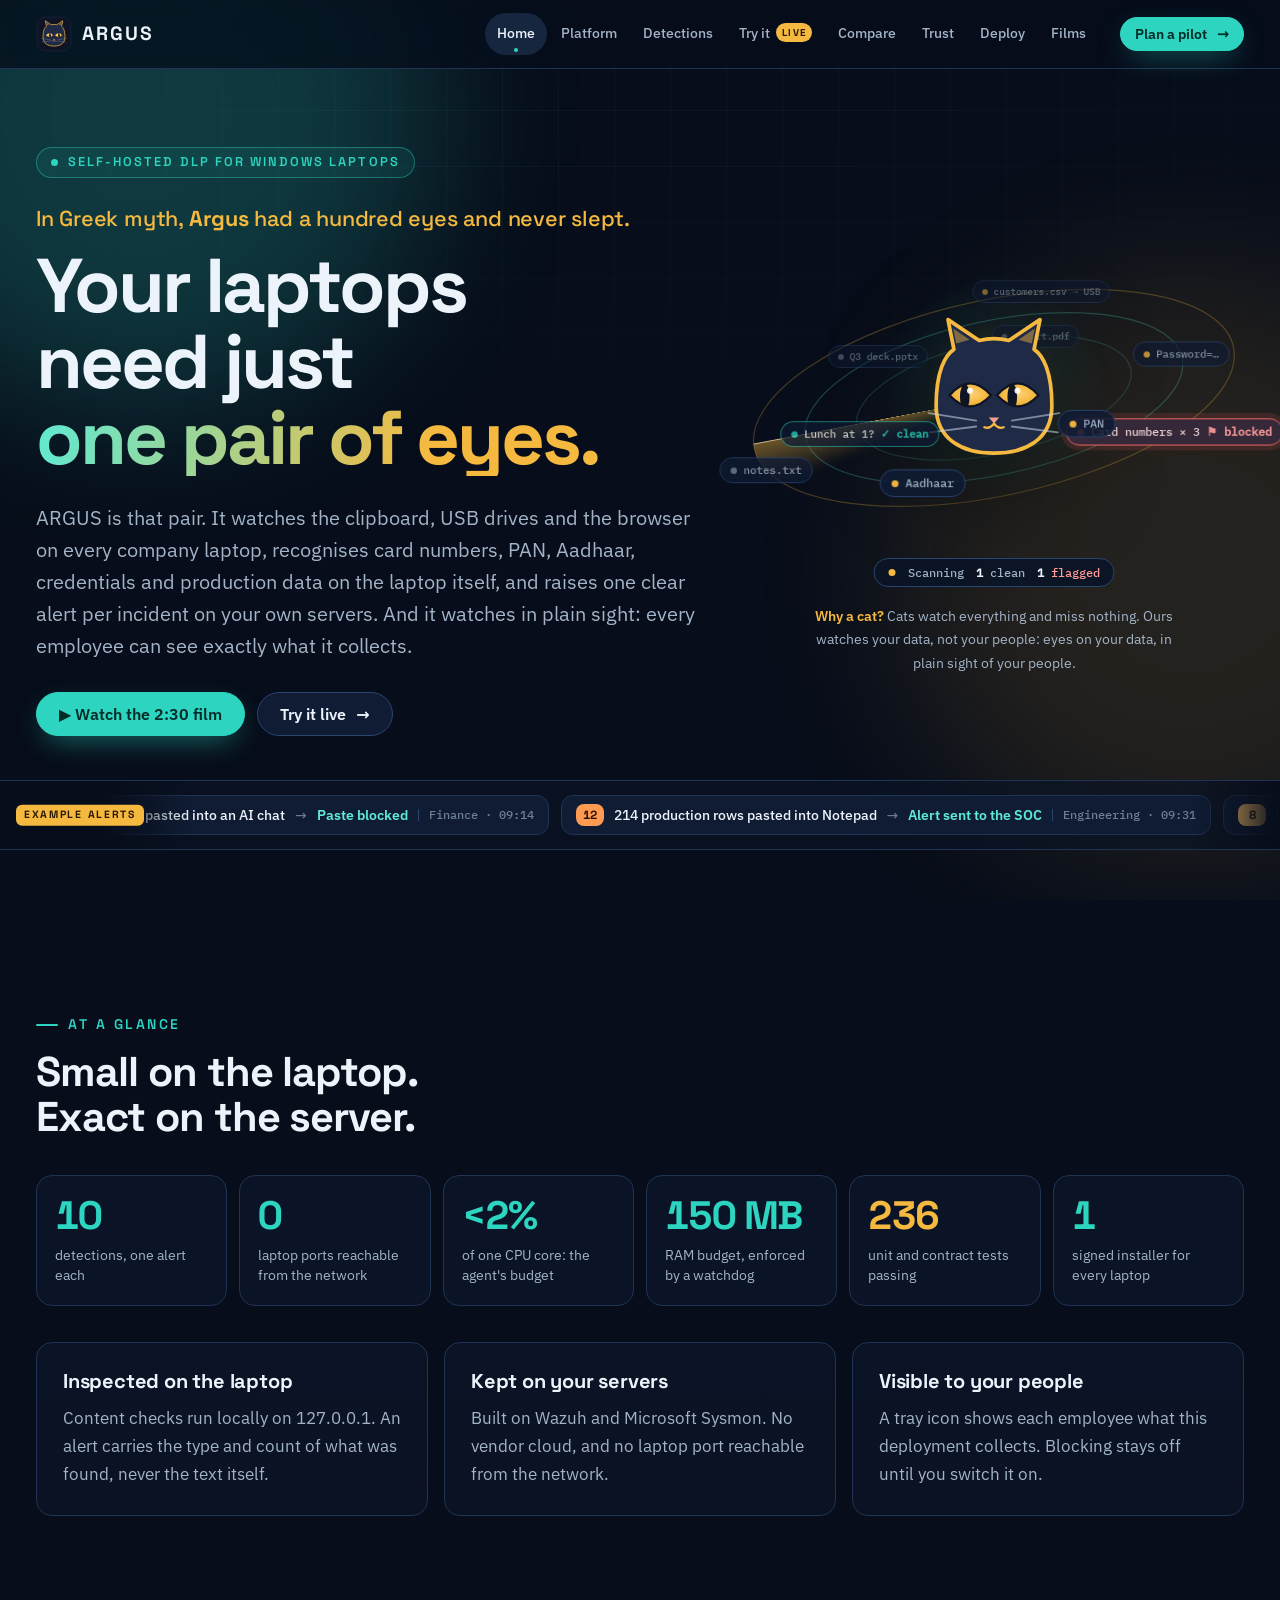
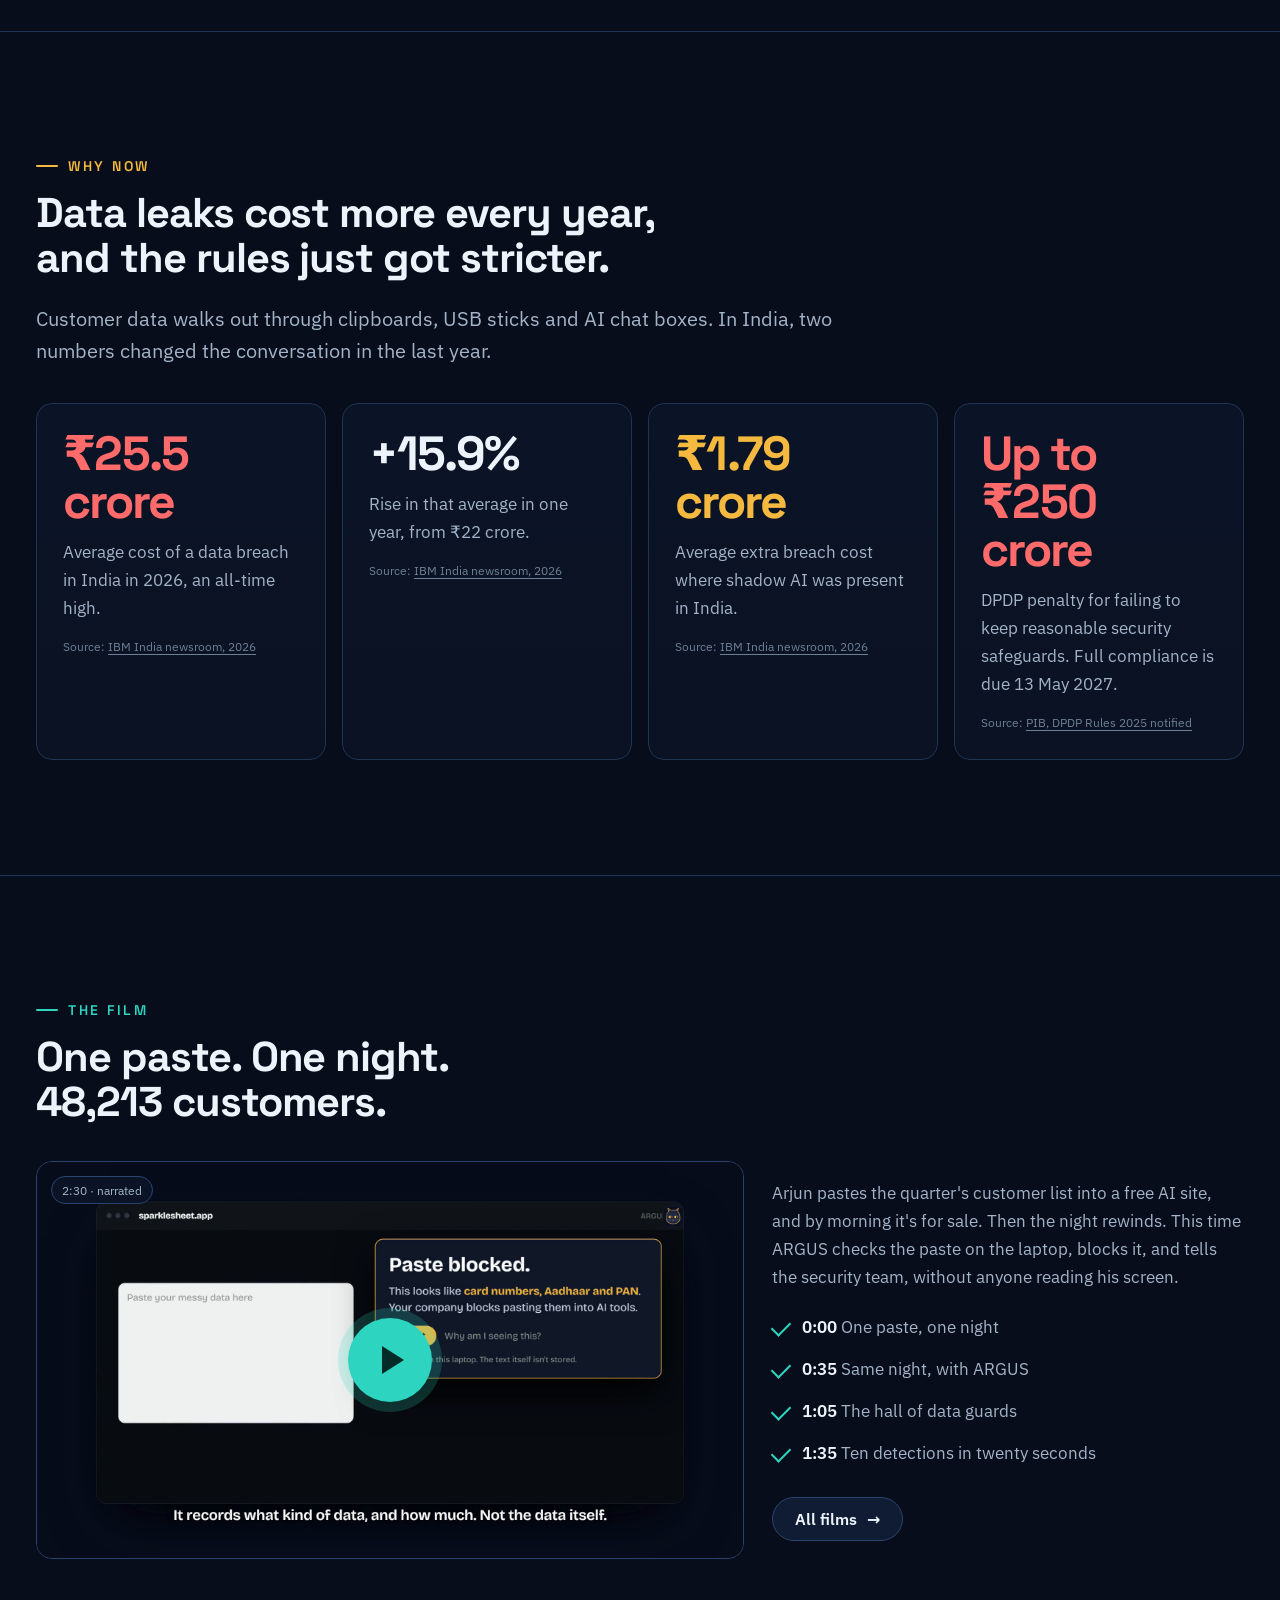
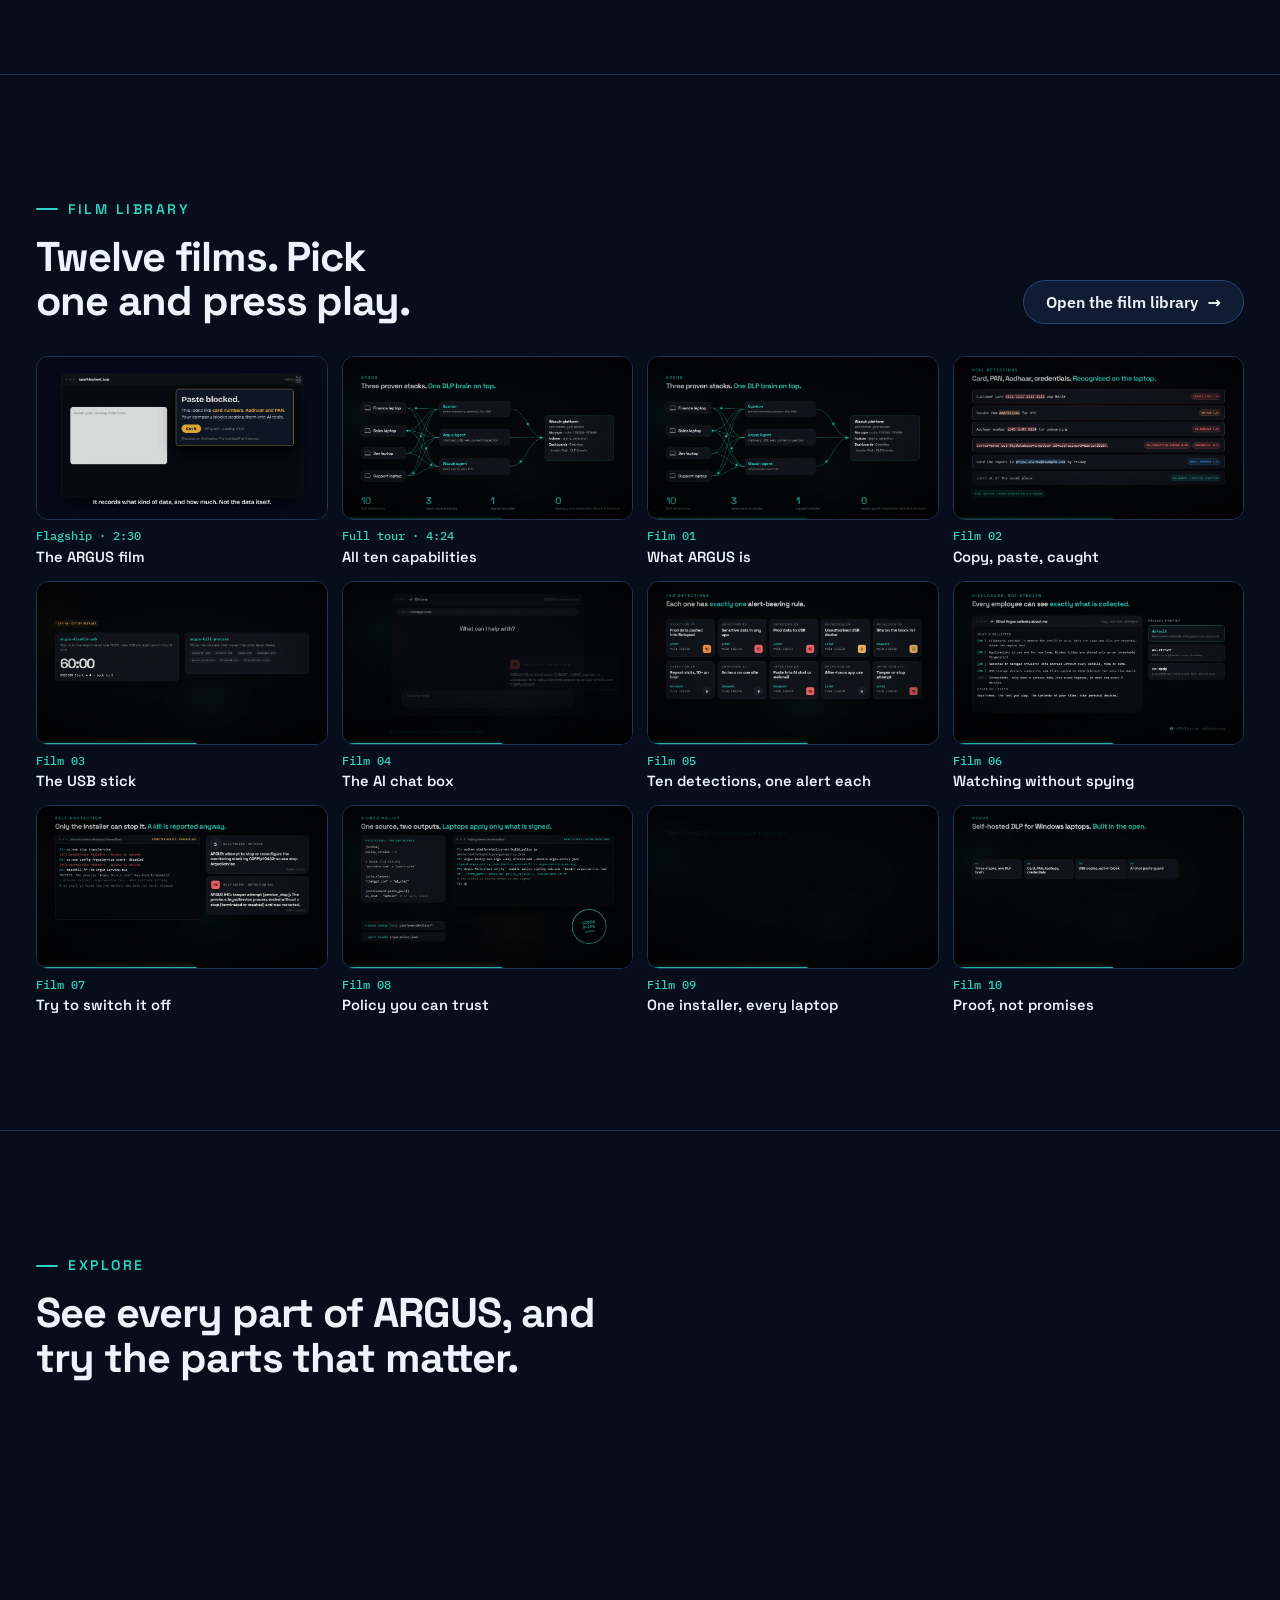
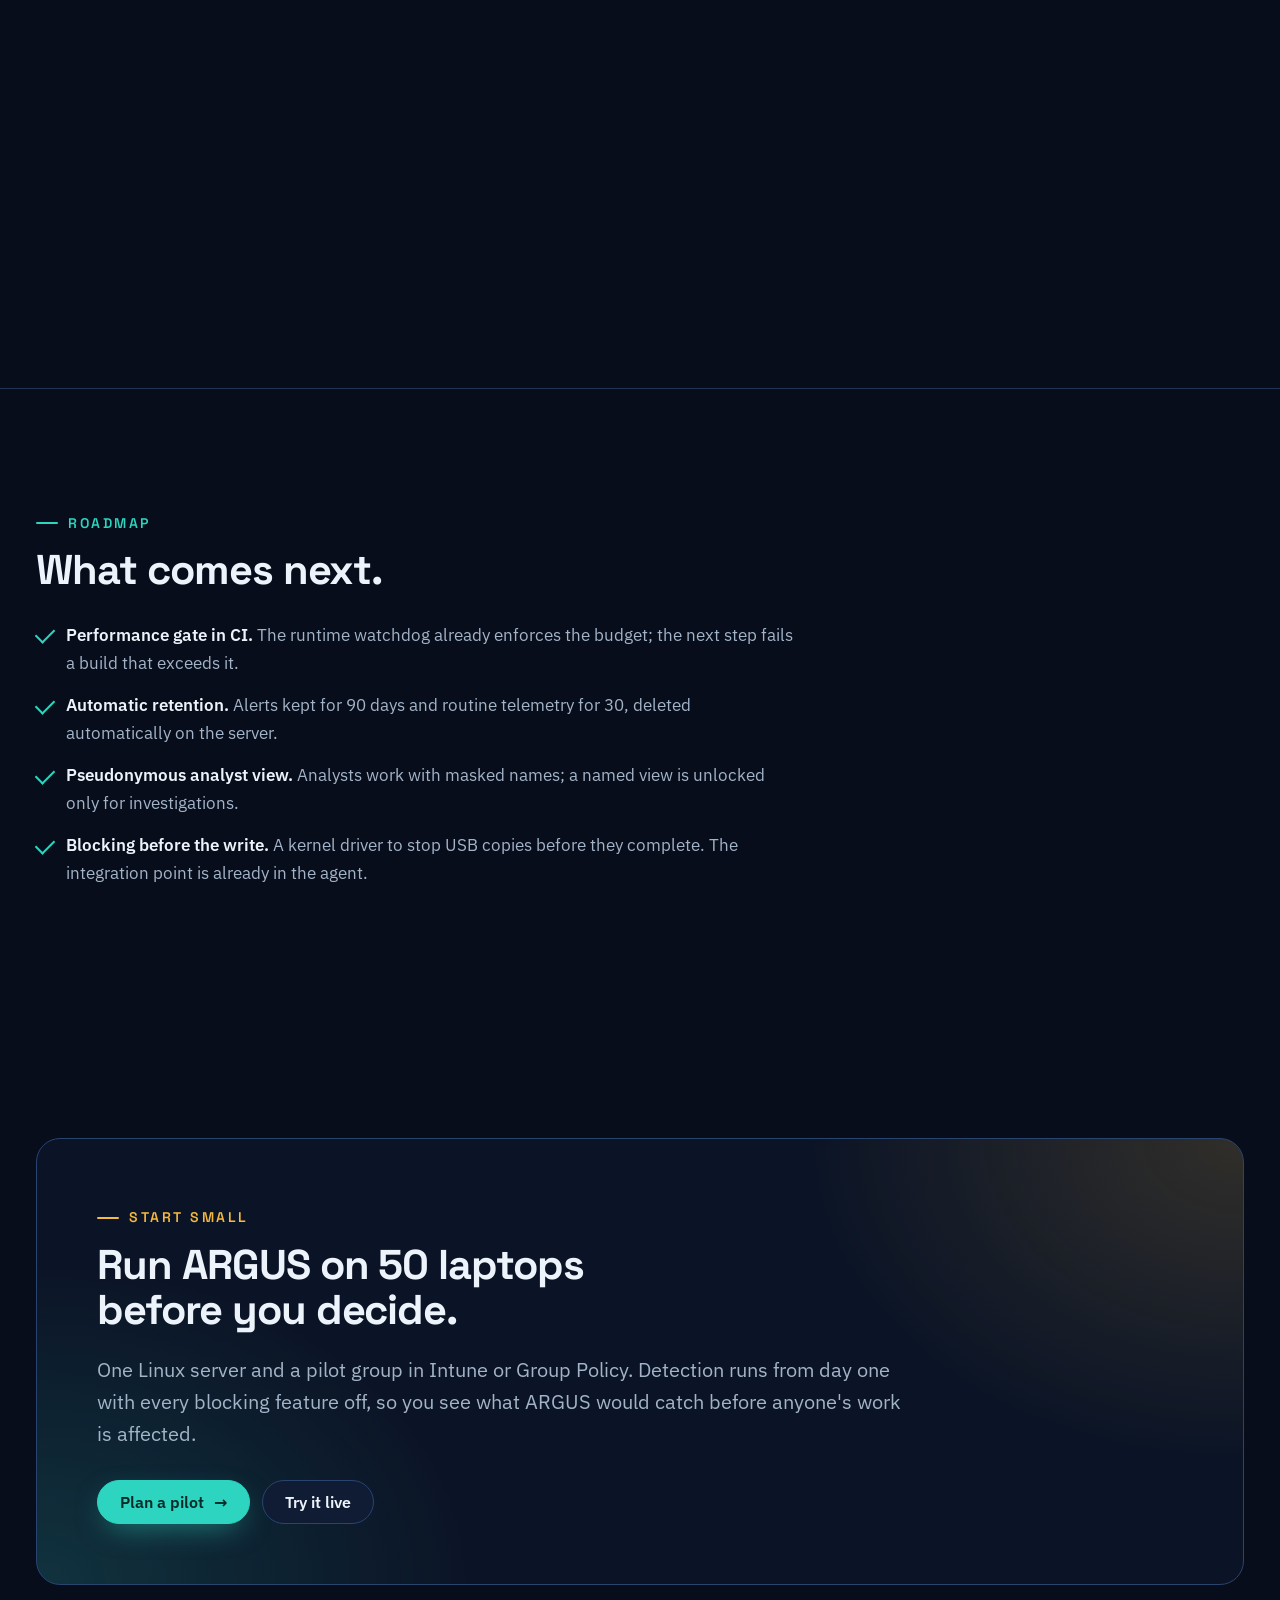
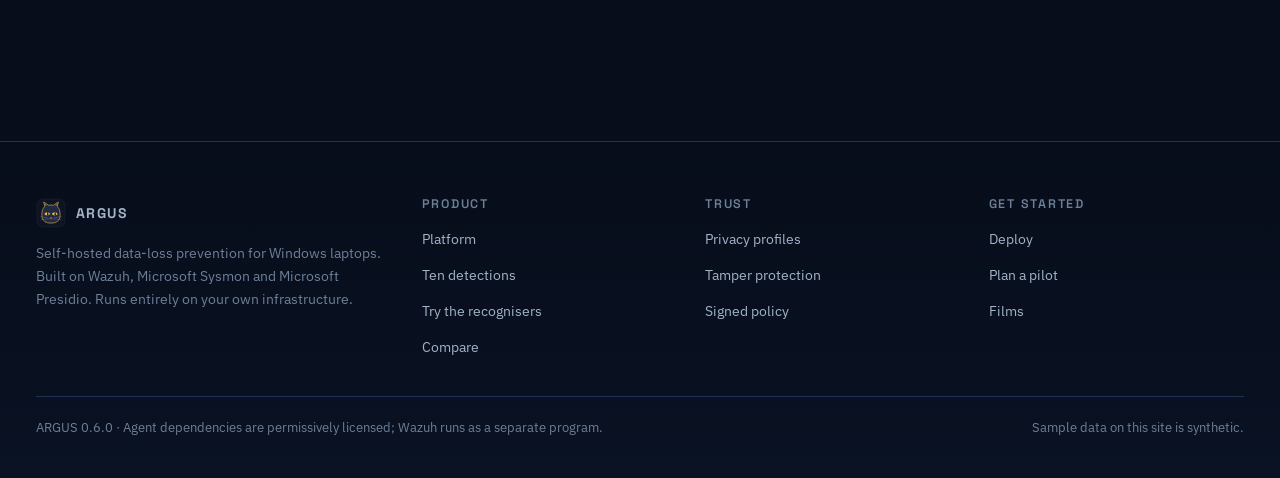
<file: index.html>
<!doctype html>
<html lang="en">
<head>
<meta charset="utf-8">
<meta name="viewport" content="width=device-width, initial-scale=1, viewport-fit=cover">
<title>ARGUS · Data-loss prevention for Windows laptops</title>
<meta name="description" content="ARGUS is self-hosted data-loss prevention for company Windows laptops. It recognises sensitive data on the laptop, raises one alert per incident on your own servers, and shows every employee what it collects.">
<meta name="theme-color" content="#070d1a">
<link rel="icon" href="assets/img/argus.svg" type="image/svg+xml">
<link rel="stylesheet" href="assets/css/fonts.css">
<link rel="stylesheet" href="assets/css/site.css">
</head>
<body data-page="home">
<a class="skip" href="#main">Skip to content</a>
<header class="top"></header>

<main id="main">
<section class="hero">
  <div class="wrap hero-grid">
    <div class="hero-copy">
      <p class="eyebrow" style="--i:0"><i></i>Self-hosted DLP for Windows laptops</p>
      <p class="myth" style="--i:1">In Greek myth, <b>Argus</b> had a hundred eyes and never slept.</p>
      <h1 data-words>Your laptops need just <span class="grad">one pair of eyes.</span></h1>
      <p class="lede" style="--i:3">ARGUS is that pair. It watches the clipboard, USB drives and the browser on every company laptop, recognises card numbers, PAN, Aadhaar, credentials and production data on the laptop itself, and raises one clear alert per incident on your own servers. And it watches in plain sight: every employee can see exactly what it collects.</p>
      <div class="cta-row" style="--i:4">
        <a class="btn primary" href="films.html" data-film="batches/2026-10-brand-film/videos/ARGUS-film.mp4" data-poster="batches/2026-10-brand-film/posters/ARGUS-film.png">▶ Watch the 2:30 film</a>
        <a class="btn" href="demo.html">Try it live <span class="arr" aria-hidden="true">→</span></a>
      </div>
    </div>
    <div class="orbit-wrap">
      <div class="orbit" data-orbit role="img" aria-label="The ARGUS cat at the centre, with files and data orbiting it. A scan beam sweeps from the cat; card numbers, Aadhaar, PAN and passwords are flagged, ordinary files pass as clean.">
        <svg class="rings" aria-hidden="true"></svg>
        <div class="glow" aria-hidden="true"></div>
        <div class="sweep" aria-hidden="true"></div>
        <div class="cat" data-cat title="The ARGUS cat. Click to make it blink."></div>
        <div class="chips" aria-hidden="true"></div>
        <div class="hud" aria-hidden="true"><span class="live"></span>Scanning <span><b data-clean>0</b> clean</span><span class="fl"><b data-flag>0</b> flagged</span></div>
      </div>
      <p class="orbit-cap"><b>Why a cat?</b> Cats watch everything and miss nothing. Ours watches your data, not your people: eyes on your data, in plain sight of your people.</p>
    </div>
  </div>
  <div class="ticker" data-ticker aria-label="Example alerts (illustrative)"></div>
</section>

<section class="section">
  <div class="wrap">
    <p class="kicker">At a glance</p>
    <h2>Small on the laptop. Exact on the server.</h2>
    <div class="stats">
      <div class="stat" data-reveal style="--d:0"><b data-count="10">10</b><span>detections, one alert each</span></div>
      <div class="stat" data-reveal style="--d:1"><b data-count="0">0</b><span>laptop ports reachable from the network</span></div>
      <div class="stat" data-reveal style="--d:2"><b data-count="2" data-pre="&lt;" data-suf="%">&lt;2%</b><span>of one CPU core: the agent's budget</span></div>
      <div class="stat" data-reveal style="--d:3"><b data-count="150" data-suf=" MB">150 MB</b><span>RAM budget, enforced by a watchdog</span></div>
      <div class="stat gold" data-reveal style="--d:4"><b data-count="236">236</b><span>unit and contract tests passing</span></div>
      <div class="stat" data-reveal style="--d:5"><b data-count="1">1</b><span>signed installer for every laptop</span></div>
    </div>
    <div class="cols3">
      <article class="card" data-reveal style="--d:0"><h3>Inspected on the laptop</h3><p>Content checks run locally on 127.0.0.1. An alert carries the type and count of what was found, never the text itself.</p></article>
      <article class="card" data-reveal style="--d:1"><h3>Kept on your servers</h3><p>Built on Wazuh and Microsoft Sysmon. No vendor cloud, and no laptop port reachable from the network.</p></article>
      <article class="card" data-reveal style="--d:2"><h3>Visible to your people</h3><p>A tray icon shows each employee what this deployment collects. Blocking stays off until you switch it on.</p></article>
    </div>
  </div>
</section>

<section class="section line">
  <div class="wrap">
    <p class="kicker gold">Why now</p>
    <h2>Data leaks cost more every year, and the rules just got stricter.</h2>
    <p class="intro">Customer data walks out through clipboards, USB sticks and AI chat boxes. In India, two numbers changed the conversation in the last year.</p>
    <div class="why" data-why></div>
  </div>
</section>

<section class="section line">
  <div class="wrap">
    <p class="kicker">The film</p>
    <h2>One paste. One night. 48,213 customers.</h2>
    <div class="feature">
      <a class="poster" href="films.html" data-film="batches/2026-10-brand-film/videos/ARGUS-film.mp4" data-poster="batches/2026-10-brand-film/posters/ARGUS-film.png" aria-label="Play the ARGUS film, 2 minutes 30">
        <img src="batches/2026-10-brand-film/posters/ARGUS-film.png" alt="" loading="lazy" width="1920" height="1080">
        <span class="badge pill">2:30 · narrated</span><span class="play" aria-hidden="true"></span>
      </a>
      <div data-reveal>
        <p class="muted">Arjun pastes the quarter's customer list into a free AI site, and by morning it's for sale. Then the night rewinds. This time ARGUS checks the paste on the laptop, blocks it, and tells the security team, without anyone reading his screen.</p>
        <ul class="ticks" style="margin-top:22px">
          <li><b>0:00</b> One paste, one night</li><li><b>0:35</b> Same night, with ARGUS</li><li><b>1:05</b> The hall of data guards</li><li><b>1:35</b> Ten detections in twenty seconds</li>
        </ul>
        <div class="cta-row"><a class="btn" href="films.html">All films <span class="arr" aria-hidden="true">→</span></a></div>
      </div>
    </div>
  </div>
</section>

<section class="section line">
  <div class="wrap">
    <div class="head-row"><div><p class="kicker">Film library</p><h2>Twelve films. Pick one and press play.</h2></div><a class="btn" href="films.html">Open the film library <span class="arr" aria-hidden="true">→</span></a></div>
    <div class="strip" data-strip></div>
  </div>
</section>

<section class="section line">
  <div class="wrap">
    <p class="kicker">Explore</p>
    <h2>See every part of ARGUS, and try the parts that matter.</h2>
    <div class="teasers">
      <a class="card teaser" href="platform.html" data-reveal style="--d:0"><span class="ico"><svg viewBox="0 0 24 24" fill="none" stroke="currentColor" stroke-width="2"><rect x="3" y="4" width="7" height="6" rx="1.5"/><rect x="14" y="4" width="7" height="6" rx="1.5"/><rect x="8.5" y="14" width="7" height="6" rx="1.5"/><path d="M6.5 10v2h11v-2M12 12v2"/></svg></span><h3>Platform</h3><p>Follow one event from the clipboard to the dashboard, step by step.</p><span class="go">How it works <span class="arr">→</span></span></a>
      <a class="card teaser" href="detections.html" data-reveal style="--d:1"><span class="ico"><svg viewBox="0 0 24 24" fill="none" stroke="currentColor" stroke-width="2"><path d="M12 3l8 4v5c0 5-3.5 8-8 9-4.5-1-8-4-8-9V7z"/><path d="M9 12l2 2 4-4"/></svg></span><h3>Ten detections</h3><p>Filter by surface and level, then open any detection to see its story.</p><span class="go">Explore detections <span class="arr">→</span></span></a>
      <a class="card teaser" href="demo.html" data-reveal style="--d:2"><span class="ico"><svg viewBox="0 0 24 24" fill="none" stroke="currentColor" stroke-width="2"><rect x="5" y="4" width="14" height="17" rx="2"/><path d="M9 4h6v3H9zM9 12h6M9 16h4"/></svg></span><h3>Try it live</h3><p>Paste text and watch the recognisers, the paste guard and the event, in your browser.</p><span class="go">Open the lab <span class="arr">→</span></span></a>
      <a class="card teaser" href="compare.html" data-reveal style="--d:0"><span class="ico"><svg viewBox="0 0 24 24" fill="none" stroke="currentColor" stroke-width="2"><path d="M4 20V4M4 20h16"/><circle cx="16" cy="8" r="2.5"/><circle cx="8" cy="15" r="1.5"/><circle cx="10" cy="9" r="1.5"/></svg></span><h3>Compare</h3><p>Where ARGUS fits among DLP suites, cloud DLP, monitoring tools and SIEMs.</p><span class="go">See the chart <span class="arr">→</span></span></a>
      <a class="card teaser" href="trust.html" data-reveal style="--d:1"><span class="ico"><svg viewBox="0 0 24 24" fill="none" stroke="currentColor" stroke-width="2"><rect x="5" y="10" width="14" height="10" rx="2"/><path d="M8 10V7a4 4 0 0 1 8 0v3"/></svg></span><h3>Trust</h3><p>Switch privacy profiles, try to stop the service, and forge a signed policy.</p><span class="go">Try to break it <span class="arr">→</span></span></a>
      <a class="card teaser" href="deploy.html" data-reveal style="--d:2"><span class="ico"><svg viewBox="0 0 24 24" fill="none" stroke="currentColor" stroke-width="2"><path d="M12 3v12M7 10l5 5 5-5"/><path d="M5 21h14"/></svg></span><h3>Deploy</h3><p>Build your install command, pick a rollout path, and tick off the pilot list.</p><span class="go">Plan the rollout <span class="arr">→</span></span></a>
    </div>
  </div>
</section>

<section class="section line">
  <div class="wrap">
    <p class="kicker">Roadmap</p>
    <h2>What comes next.</h2>
    <ul class="ticks" style="margin-top:28px;max-width:76ch">
      <li><b>Performance gate in CI.</b> The runtime watchdog already enforces the budget; the next step fails a build that exceeds it.</li>
      <li><b>Automatic retention.</b> Alerts kept for 90 days and routine telemetry for 30, deleted automatically on the server.</li>
      <li><b>Pseudonymous analyst view.</b> Analysts work with masked names; a named view is unlocked only for investigations.</li>
      <li><b>Blocking before the write.</b> A kernel driver to stop USB copies before they complete. The integration point is already in the agent.</li>
    </ul>
  </div>
</section>

<section class="section">
  <div class="wrap">
    <div class="band" data-reveal>
      <p class="kicker gold">Start small</p>
      <h2>Run ARGUS on 50 laptops before you decide.</h2>
      <p class="intro">One Linux server and a pilot group in Intune or Group Policy. Detection runs from day one with every blocking feature off, so you see what ARGUS would catch before anyone's work is affected.</p>
      <div class="cta-row"><a class="btn primary" href="deploy.html#pilot">Plan a pilot <span class="arr" aria-hidden="true">→</span></a><a class="btn" href="demo.html">Try it live</a></div>
    </div>
  </div>
</section>
</main>

<footer class="foot"></footer>
<script src="assets/js/data.js"></script>
<script src="assets/js/site.js"></script>
<script src="assets/js/pages.js"></script>
</body>
</html>
</file>
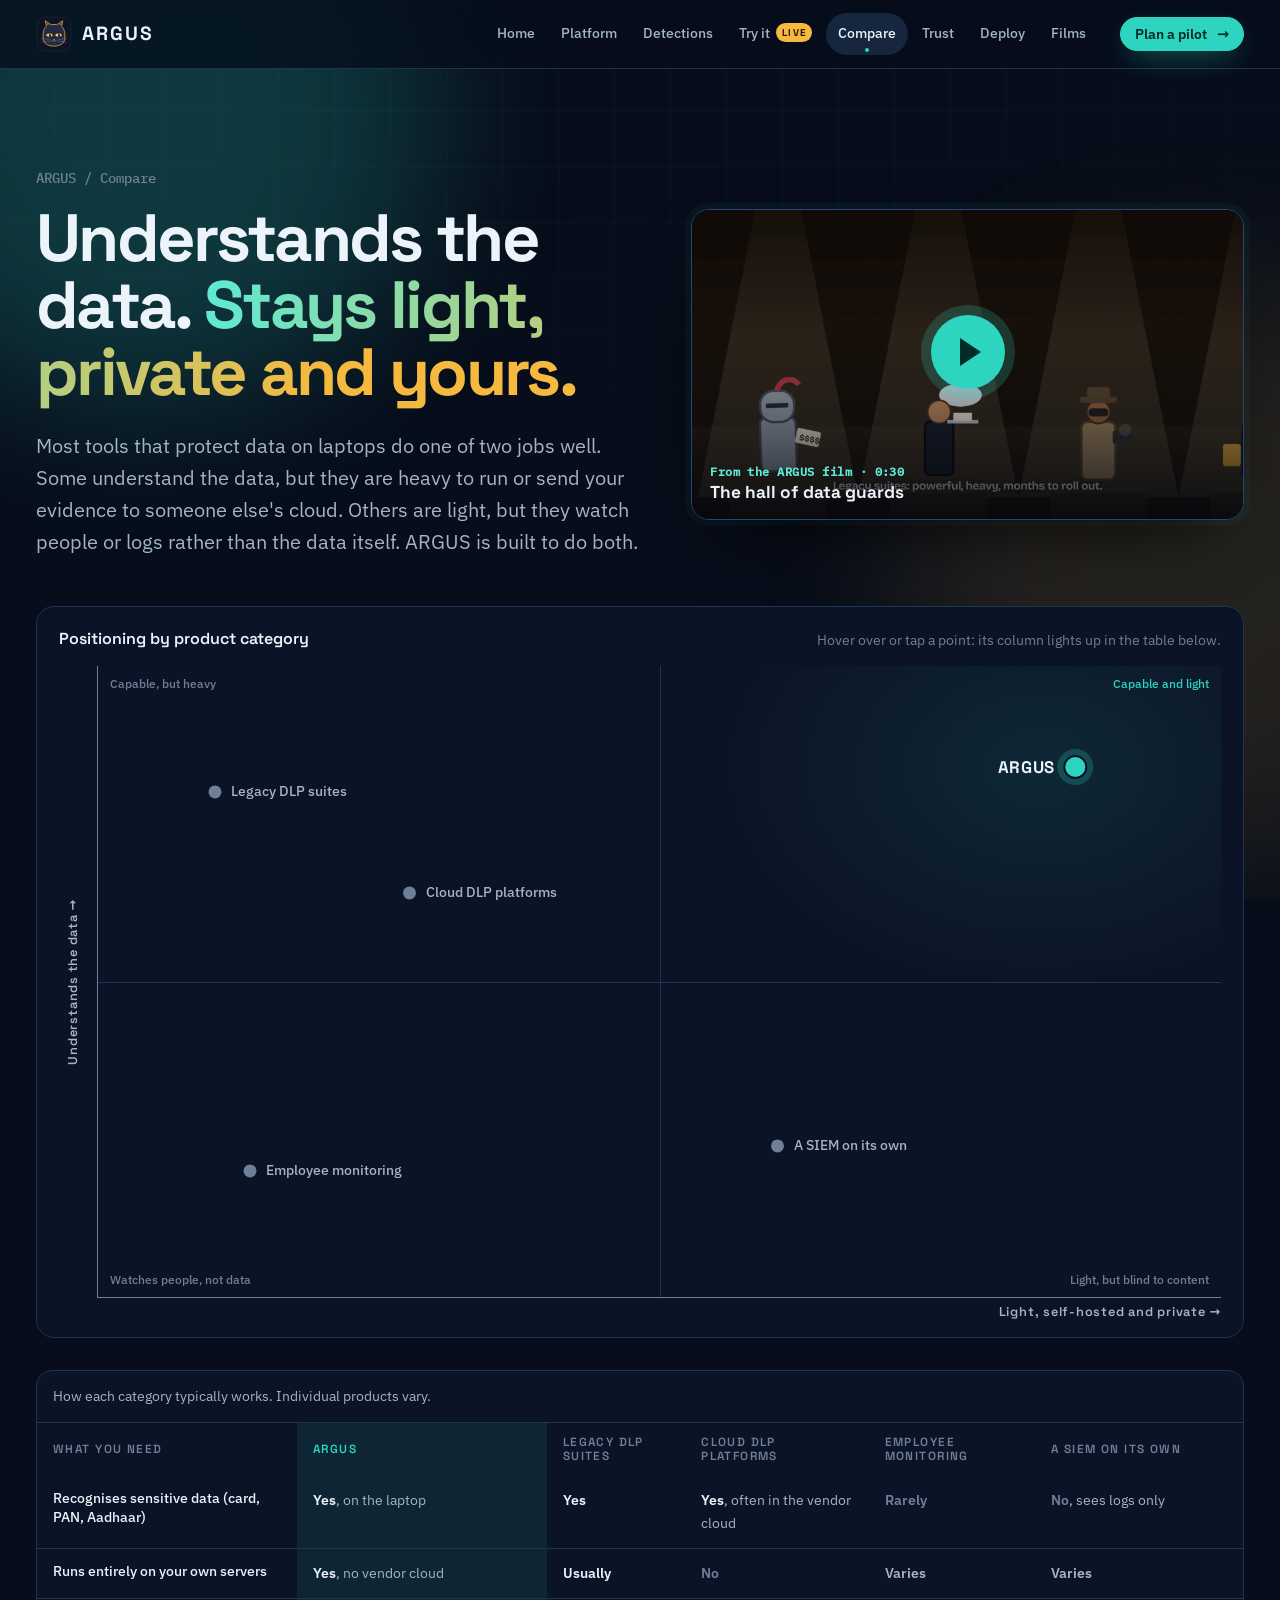
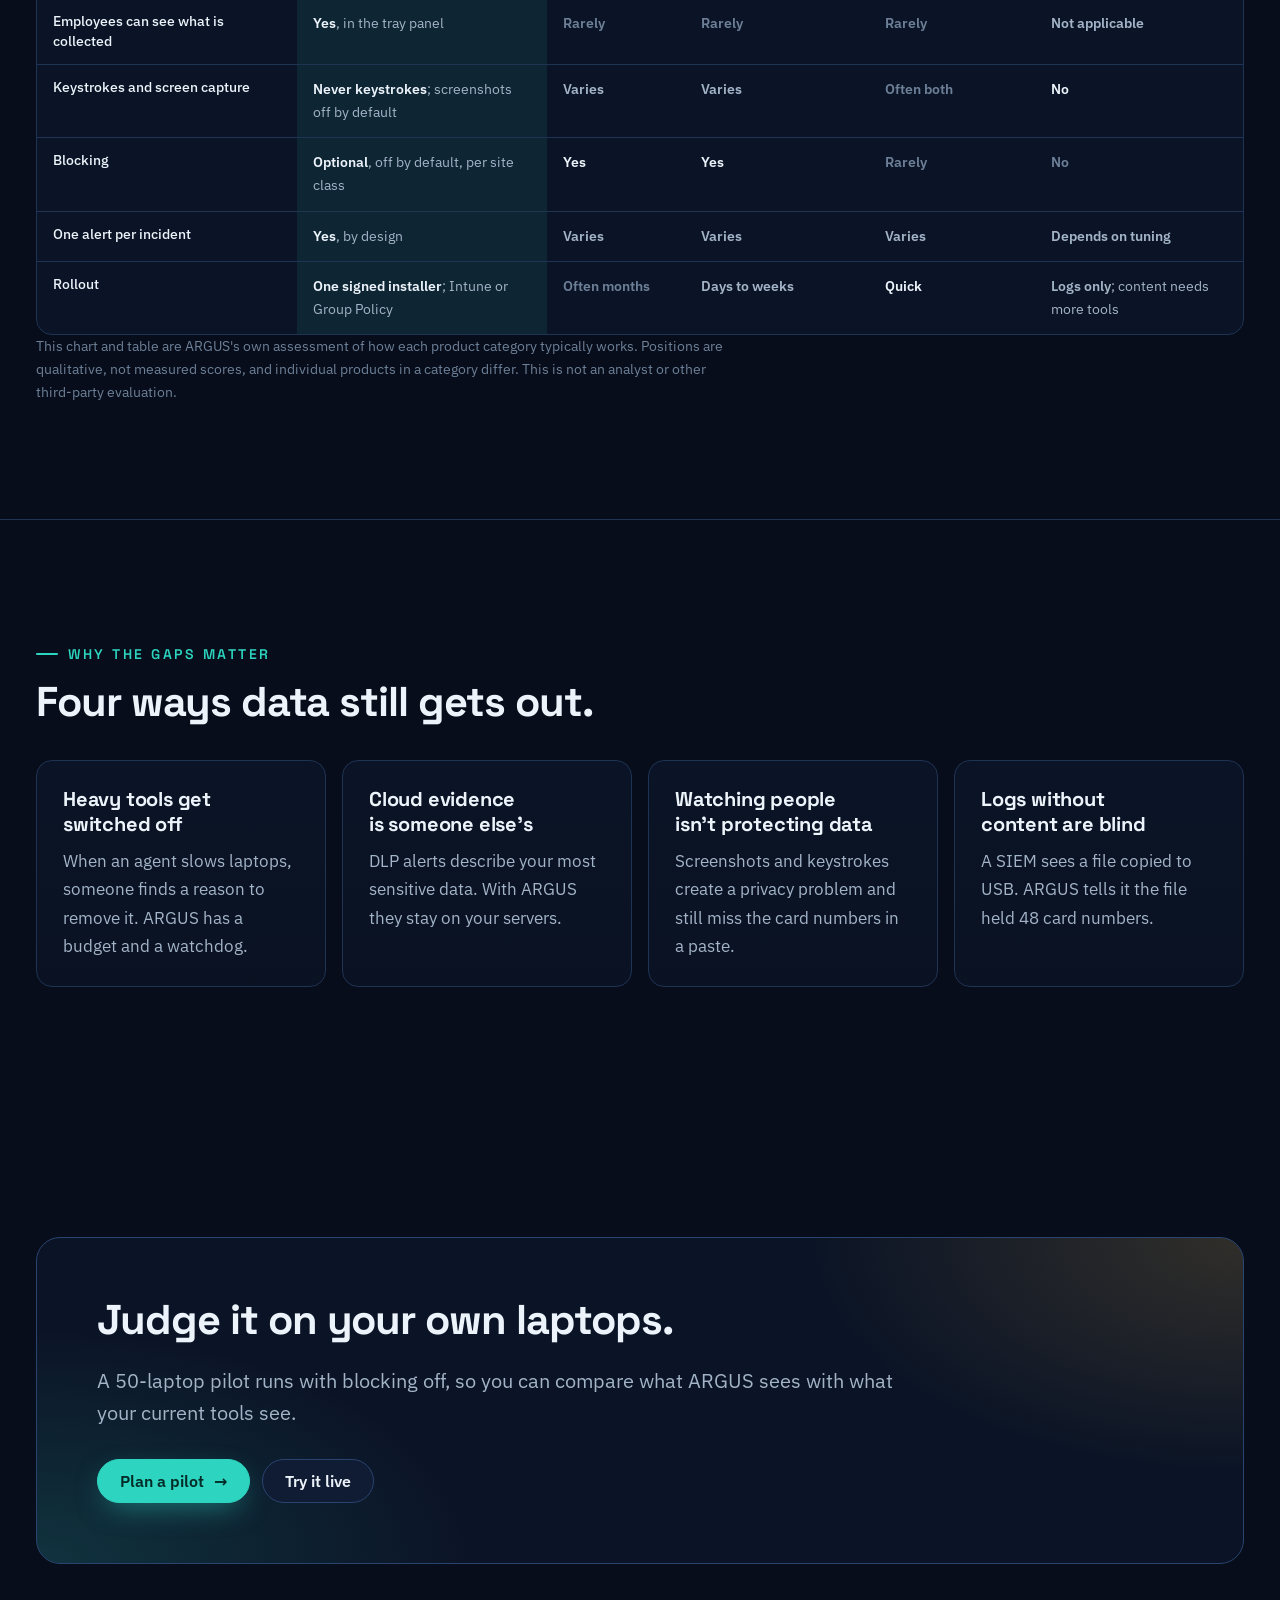
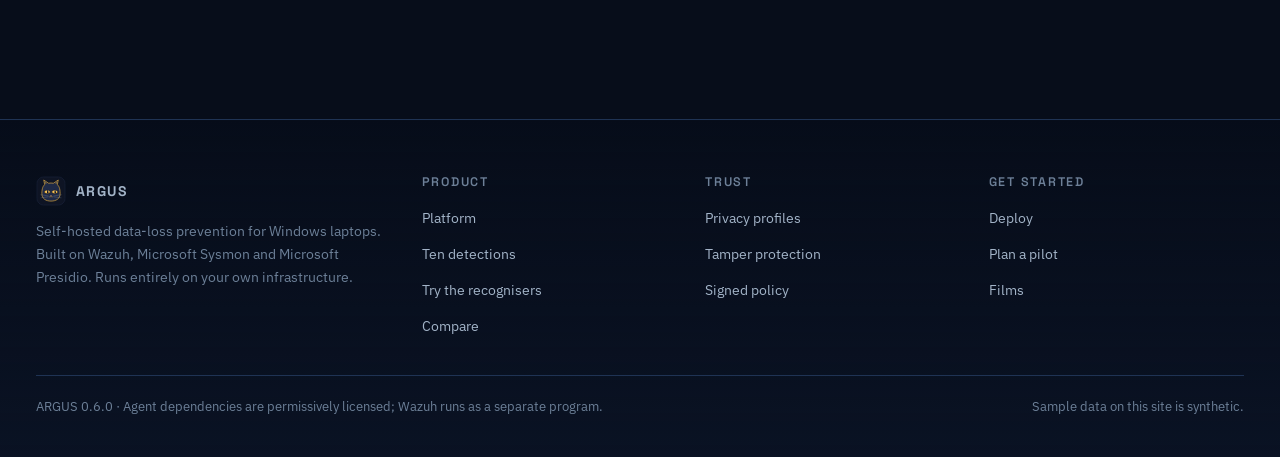
<file: compare.html>
<!doctype html>
<html lang="en">
<head>
<meta charset="utf-8">
<meta name="viewport" content="width=device-width, initial-scale=1, viewport-fit=cover">
<title>Compare · ARGUS</title>
<meta name="description" content="Where ARGUS fits among data-protection tools: legacy DLP suites, cloud DLP platforms, employee monitoring and a SIEM on its own.">
<meta name="theme-color" content="#070d1a">
<link rel="icon" href="assets/img/argus.svg" type="image/svg+xml">
<link rel="stylesheet" href="assets/css/fonts.css">
<link rel="stylesheet" href="assets/css/site.css">
</head>
<body data-page="compare">
<a class="skip" href="#main">Skip to content</a>
<header class="top"></header>

<main id="main">
<section class="phero">
  <div class="wrap phero-grid">
    <div>
      <p class="crumbs">ARGUS / Compare</p>
      <h1>Understands the data. <span class="grad">Stays light, private and yours.</span></h1>
      <p class="intro">Most tools that protect data on laptops do one of two jobs well. Some understand the data, but they are heavy to run or send your evidence to someone else's cloud. Others are light, but they watch people or logs rather than the data itself. ARGUS is built to do both.</p>
    </div>
    <figure data-ffilm="ARGUS-film" data-t="65,95" data-title="The hall of data guards" data-label="From the ARGUS film" data-poster="batches/2026-10-brand-film/posters/ARGUS-film-hall.png"></figure>
  </div>
</section>

<section class="section" style="padding-top:0">
  <div class="wrap">
    <figure class="pos" data-reveal>
      <figcaption class="pos-cap"><b>Positioning by product category</b><span>Hover over or tap a point: its column lights up in the table below.</span></figcaption>
      <div class="pos-frame">
        <p class="pos-y" aria-hidden="true">Understands the data →</p>
        <div class="pos-plot" role="list" aria-label="Positioning chart: five product categories placed by how well they understand content and how light, self-hosted and private they are">
          <span class="q q1" aria-hidden="true">Capable, but heavy</span><span class="q q2" aria-hidden="true">Capable and light</span>
          <span class="q q3" aria-hidden="true">Watches people, not data</span><span class="q q4" aria-hidden="true">Light, but blind to content</span>
          <button class="pt" type="button" role="listitem" data-col="2" style="--x:16;--y:80"><i></i><span class="lb">Legacy DLP suites</span><span class="tt">Deep content inspection and blocking. Usually a large on-premises suite with agents, servers and policy work that take months to roll out.</span></button>
          <button class="pt" type="button" role="listitem" data-col="3" style="--x:34;--y:64"><i></i><span class="lb">Cloud DLP platforms</span><span class="tt">Strong content inspection, delivered as a service. Evidence and alert data typically live in the vendor's cloud, not on your servers.</span></button>
          <button class="pt" type="button" role="listitem" data-col="4" style="--x:20;--y:20"><i></i><span class="lb">Employee monitoring</span><span class="tt">Screenshots, keystrokes and activity timelines. Watches what people do rather than which data moves, and is often hard to explain to employees.</span></button>
          <button class="pt r" type="button" role="listitem" data-col="5" style="--x:66;--y:24"><i></i><span class="lb">A SIEM on its own</span><span class="tt">Collects every log, on your own infrastructure if you choose. It sees that a file moved, but not whether the file held card numbers.</span></button>
          <button class="pt us r" type="button" role="listitem" data-col="1" style="--x:84;--y:84"><i></i><span class="lb">ARGUS</span><span class="tt">Recognises card, PAN, Aadhaar and credentials on the laptop. Runs on your servers, one installer, &lt;2% of one core. Tells employees what it collects.</span></button>
        </div>
        <p class="pos-x" aria-hidden="true">Light, self-hosted and private →</p>
      </div>
    </figure>

    <div class="table-scroll">
      <table class="det cmp">
        <caption>How each category typically works. Individual products vary.</caption>
        <thead><tr><th scope="col">What you need</th><th scope="col" class="us-col">ARGUS</th><th scope="col">Legacy DLP suites</th><th scope="col">Cloud DLP platforms</th><th scope="col">Employee monitoring</th><th scope="col">A SIEM on its own</th></tr></thead>
        <tbody>
          <tr><th scope="row">Recognises sensitive data (card, PAN, Aadhaar)</th><td class="us-col"><b class="y">Yes</b>, on the laptop</td><td><b class="y">Yes</b></td><td><b class="y">Yes</b>, often in the vendor cloud</td><td><b class="n">Rarely</b></td><td><b class="n">No</b>, sees logs only</td></tr>
          <tr><th scope="row">Runs entirely on your own servers</th><td class="us-col"><b class="y">Yes</b>, no vendor cloud</td><td><b class="y">Usually</b></td><td><b class="n">No</b></td><td><b class="m">Varies</b></td><td><b class="m">Varies</b></td></tr>
          <tr><th scope="row">Employees can see what is collected</th><td class="us-col"><b class="y">Yes</b>, in the tray panel</td><td><b class="n">Rarely</b></td><td><b class="n">Rarely</b></td><td><b class="n">Rarely</b></td><td><b class="m">Not applicable</b></td></tr>
          <tr><th scope="row">Keystrokes and screen capture</th><td class="us-col"><b class="y">Never keystrokes</b>; screenshots off by default</td><td><b class="m">Varies</b></td><td><b class="m">Varies</b></td><td><b class="n">Often both</b></td><td><b class="y">No</b></td></tr>
          <tr><th scope="row">Blocking</th><td class="us-col"><b class="y">Optional</b>, off by default, per site class</td><td><b class="y">Yes</b></td><td><b class="y">Yes</b></td><td><b class="n">Rarely</b></td><td><b class="n">No</b></td></tr>
          <tr><th scope="row">One alert per incident</th><td class="us-col"><b class="y">Yes</b>, by design</td><td><b class="m">Varies</b></td><td><b class="m">Varies</b></td><td><b class="m">Varies</b></td><td><b class="m">Depends on tuning</b></td></tr>
          <tr><th scope="row">Rollout</th><td class="us-col"><b class="y">One signed installer</b>; Intune or Group Policy</td><td><b class="n">Often months</b></td><td><b class="m">Days to weeks</b></td><td><b class="y">Quick</b></td><td><b class="m">Logs only</b>; content needs more tools</td></tr>
        </tbody>
      </table>
    </div>
    <p class="small" style="max-width:86ch">This chart and table are ARGUS's own assessment of how each product category typically works. Positions are qualitative, not measured scores, and individual products in a category differ. This is not an analyst or other third-party evaluation.</p>
  </div>
</section>

<section class="section line">
  <div class="wrap">
    <p class="kicker">Why the gaps matter</p>
    <h2>Four ways data still gets out.</h2>
    <div class="cols4">
      <article class="card" data-reveal><h3>Heavy tools get switched off</h3><p>When an agent slows laptops, someone finds a reason to remove it. ARGUS has a budget and a watchdog.</p></article>
      <article class="card" data-reveal style="--d:1"><h3>Cloud evidence is someone else's</h3><p>DLP alerts describe your most sensitive data. With ARGUS they stay on your servers.</p></article>
      <article class="card" data-reveal style="--d:2"><h3>Watching people isn't protecting data</h3><p>Screenshots and keystrokes create a privacy problem and still miss the card numbers in a paste.</p></article>
      <article class="card" data-reveal style="--d:3"><h3>Logs without content are blind</h3><p>A SIEM sees a file copied to USB. ARGUS tells it the file held 48 card numbers.</p></article>
    </div>
  </div>
</section>

<section class="section">
  <div class="wrap"><div class="band" data-reveal><h2>Judge it on your own laptops.</h2><p class="intro">A 50-laptop pilot runs with blocking off, so you can compare what ARGUS sees with what your current tools see.</p><div class="cta-row"><a class="btn primary" href="deploy.html#pilot">Plan a pilot <span class="arr">→</span></a><a class="btn" href="demo.html">Try it live</a></div></div></div>
</section>
</main>

<footer class="foot"></footer>
<script src="assets/js/data.js"></script>
<script src="assets/js/site.js"></script>
<script src="assets/js/pages.js"></script>
</body>
</html>
</file>
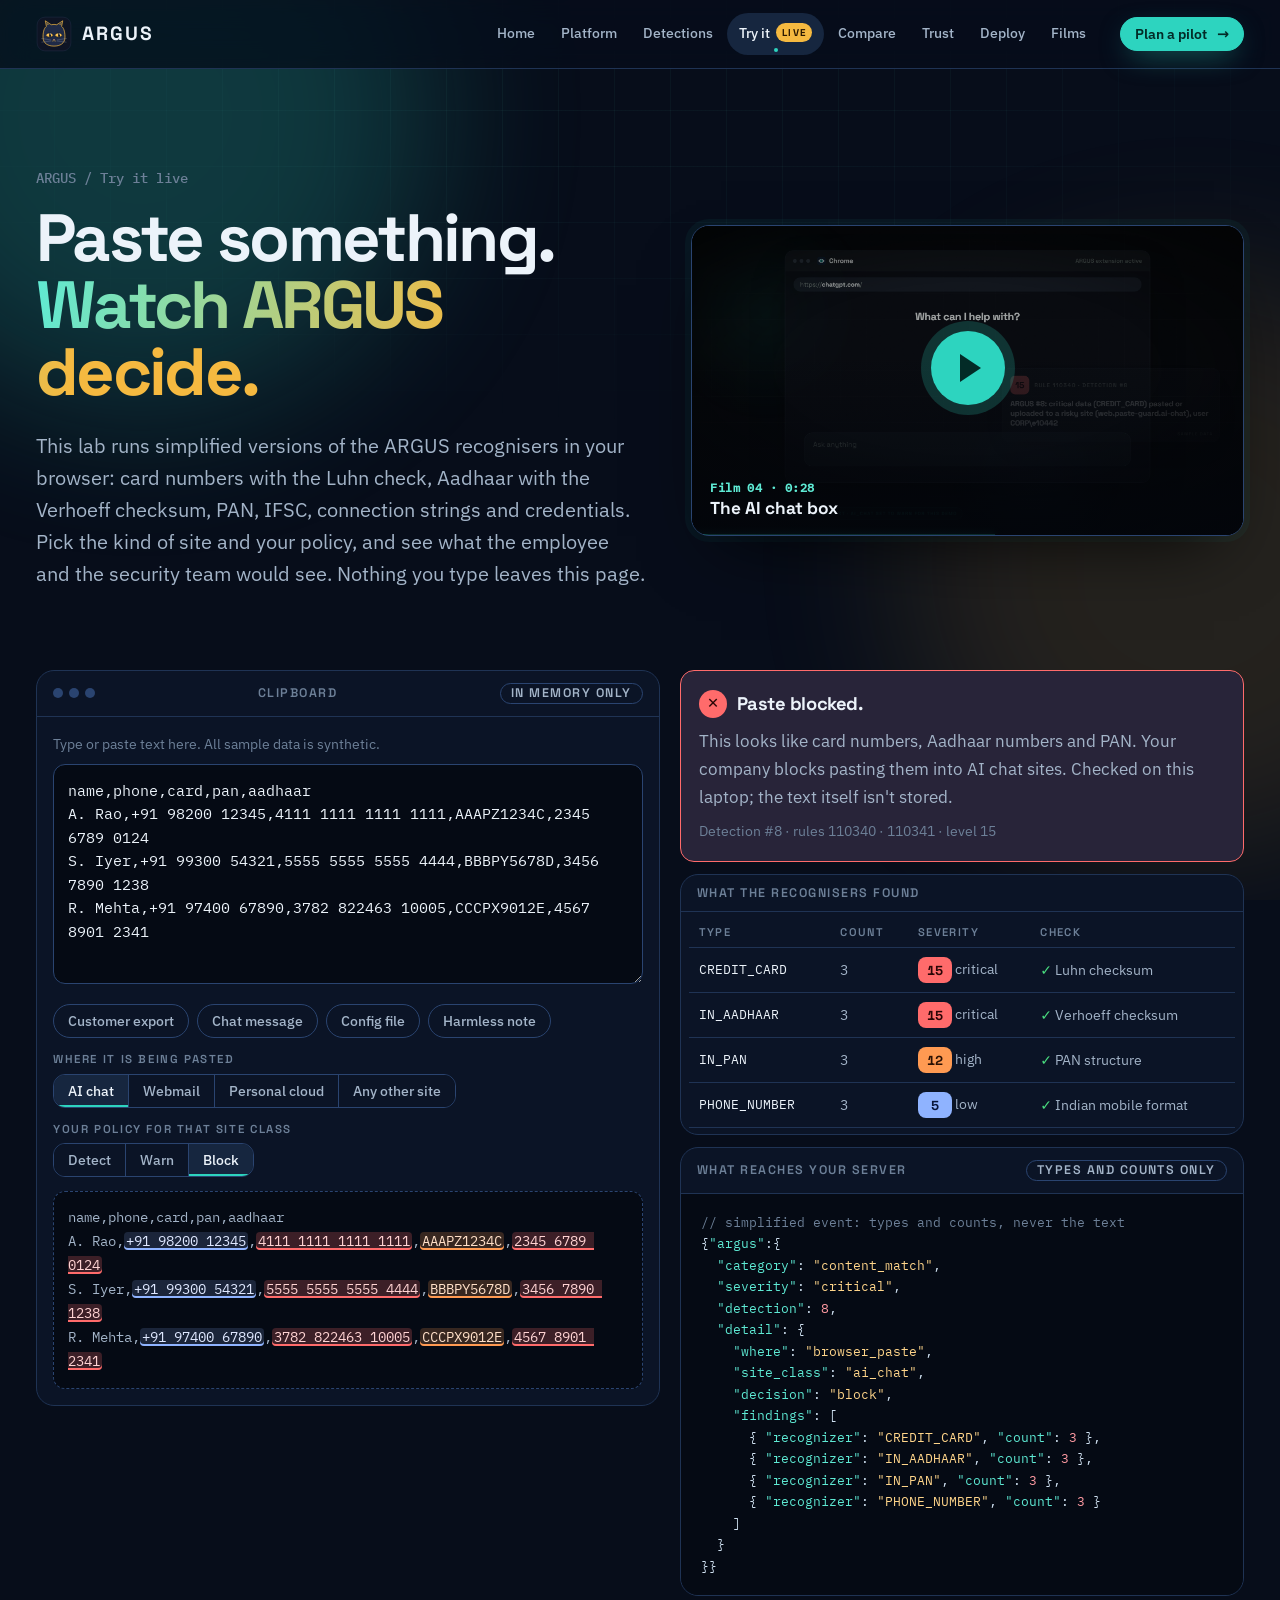
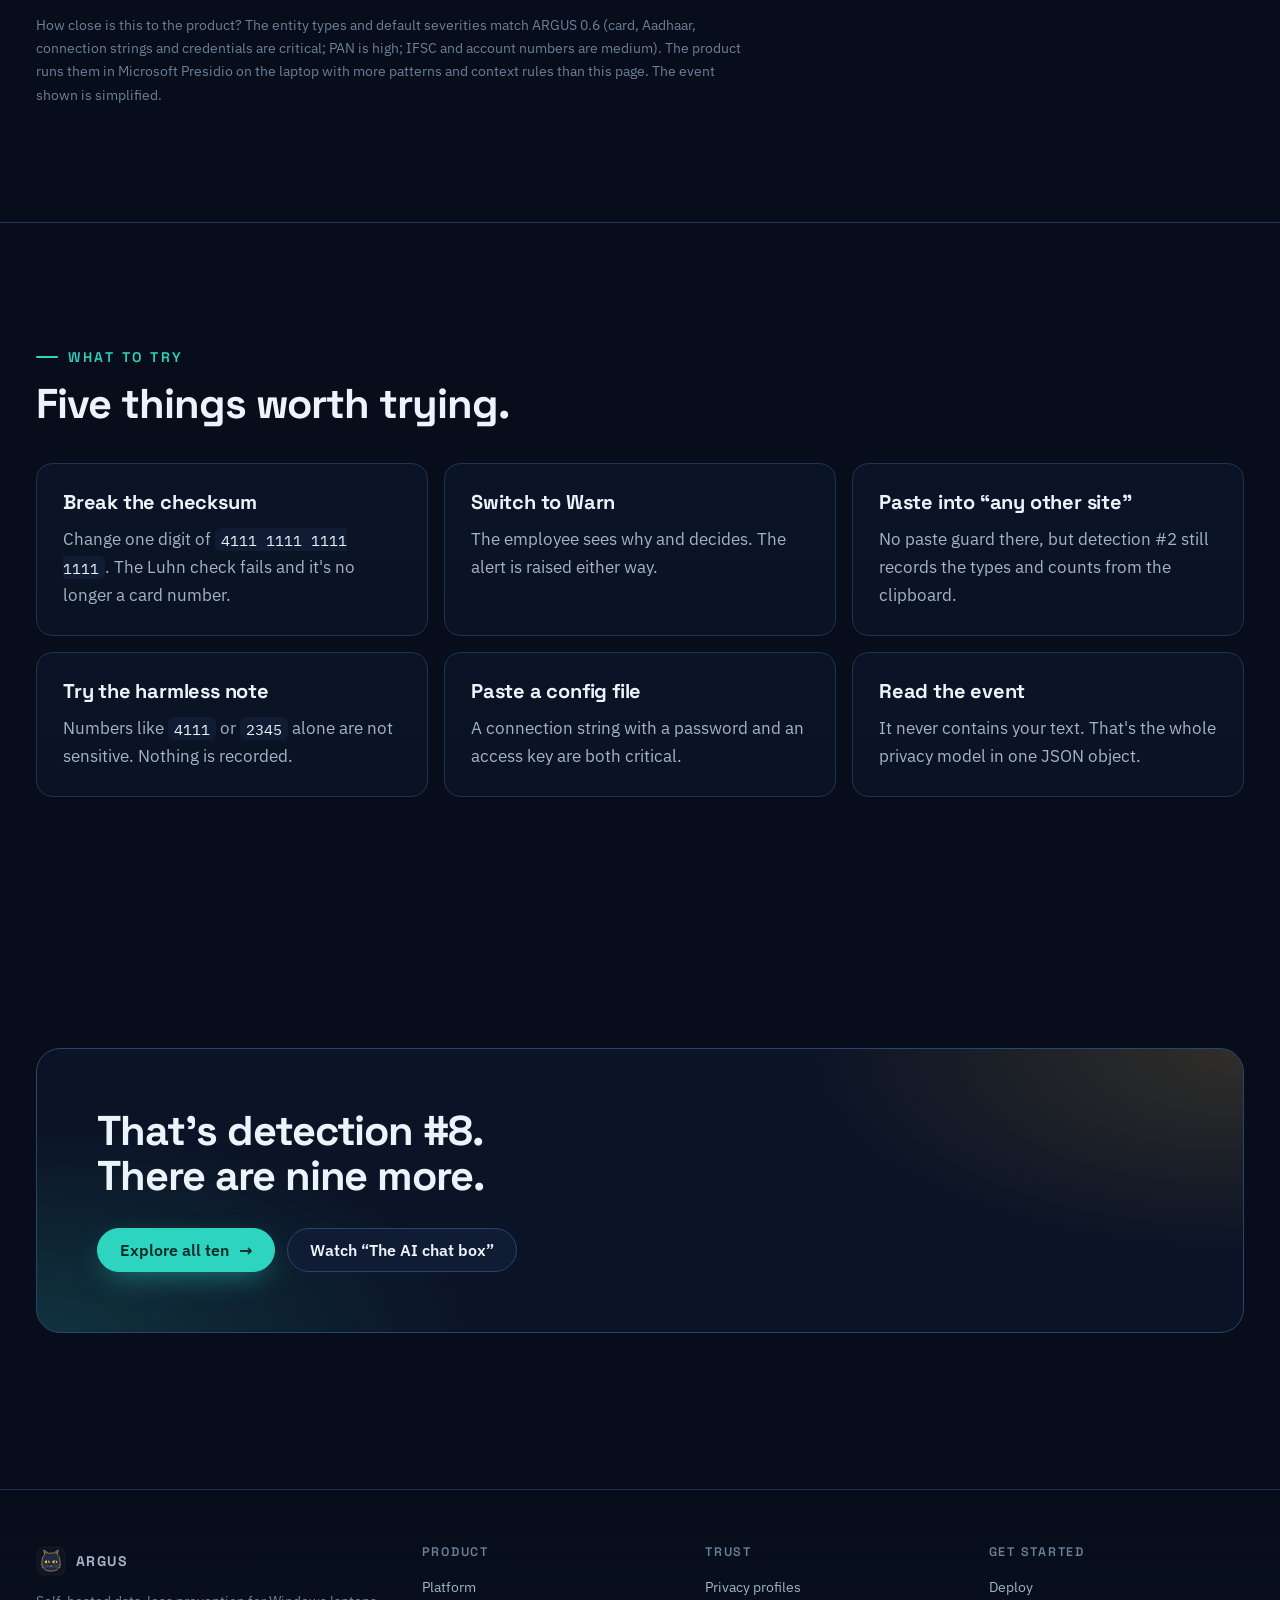
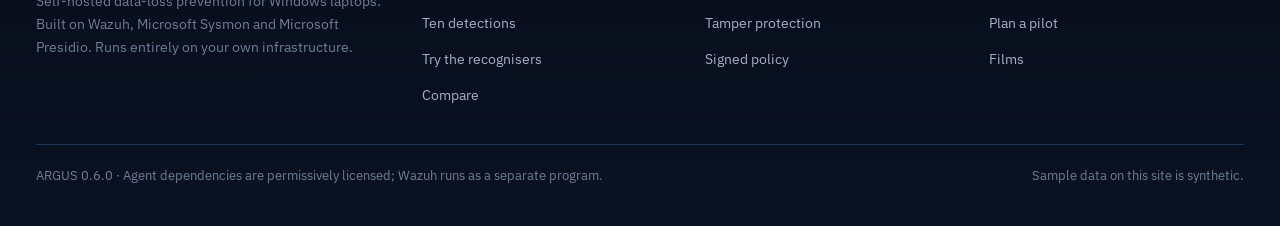
<file: demo.html>
<!doctype html>
<html lang="en">
<head>
<meta charset="utf-8">
<meta name="viewport" content="width=device-width, initial-scale=1, viewport-fit=cover">
<title>Try it live · ARGUS</title>
<meta name="description" content="Paste text and watch the ARGUS recognisers, paste guard and alert event work, entirely in your browser.">
<meta name="theme-color" content="#070d1a">
<link rel="icon" href="assets/img/argus.svg" type="image/svg+xml">
<link rel="stylesheet" href="assets/css/fonts.css">
<link rel="stylesheet" href="assets/css/site.css">
</head>
<body data-page="demo">
<a class="skip" href="#main">Skip to content</a>
<header class="top"></header>

<main id="main">
<section class="phero">
  <div class="wrap phero-grid">
    <div>
      <p class="crumbs">ARGUS / Try it live</p>
      <h1>Paste something. <span class="grad">Watch ARGUS decide.</span></h1>
      <p class="intro">This lab runs simplified versions of the ARGUS recognisers in your browser: card numbers with the Luhn check, Aadhaar with the Verhoeff checksum, PAN, IFSC, connection strings and credentials. Pick the kind of site and your policy, and see what the employee and the security team would see. Nothing you type leaves this page.</p>
    </div>
    <figure data-ffilm="04-the-ai-chat-box"></figure>
  </div>
</section>

<section class="section" style="padding-top:0">
  <div class="wrap">
    <div class="lab-grid">
      <div class="panel">
        <div class="panel-h"><span class="dots" aria-hidden="true"><i></i><i></i><i></i></span><span>Clipboard</span><span class="pill">in memory only</span></div>
        <div class="panel-b">
          <label for="paste" class="small" style="display:block;margin-bottom:8px">Type or paste text here. All sample data is synthetic.</label>
          <textarea id="paste" class="paste" spellcheck="false"></textarea>
          <div class="samples" data-samples aria-label="Load a sample"></div>
          <div class="ctrl"><span>Where it is being pasted</span><div class="seg" data-site role="group" aria-label="Site class"></div></div>
          <div class="ctrl"><span>Your policy for that site class</span><div class="seg" data-mode role="group" aria-label="Policy mode"></div></div>
          <div class="mirror" data-mirror aria-label="Your text with the findings highlighted"></div>
        </div>
      </div>
      <div class="verdict">
        <div class="guard" data-guard aria-live="polite"></div>
        <div class="panel">
          <div class="panel-h"><span>What the recognisers found</span></div>
          <div class="panel-b" style="padding:6px 8px"><table class="find" data-find></table></div>
        </div>
        <div class="panel">
          <div class="panel-h"><span>What reaches your server</span><span class="pill">types and counts only</span></div>
          <pre class="json" data-event style="border:0;border-radius:0;min-height:0"></pre>
        </div>
      </div>
    </div>
    <p class="small" style="margin-top:18px;max-width:90ch">How close is this to the product? The entity types and default severities match ARGUS 0.6 (card, Aadhaar, connection strings and credentials are critical; PAN is high; IFSC and account numbers are medium). The product runs them in Microsoft Presidio on the laptop with more patterns and context rules than this page. The event shown is simplified.</p>
  </div>
</section>

<section class="section line">
  <div class="wrap">
    <p class="kicker">What to try</p>
    <h2>Five things worth trying.</h2>
    <div class="cols3">
      <article class="card" data-reveal><h3>Break the checksum</h3><p>Change one digit of <code>4111 1111 1111 1111</code>. The Luhn check fails and it's no longer a card number.</p></article>
      <article class="card" data-reveal style="--d:1"><h3>Switch to Warn</h3><p>The employee sees why and decides. The alert is raised either way.</p></article>
      <article class="card" data-reveal style="--d:2"><h3>Paste into “any other site”</h3><p>No paste guard there, but detection #2 still records the types and counts from the clipboard.</p></article>
      <article class="card" data-reveal><h3>Try the harmless note</h3><p>Numbers like <code>4111</code> or <code>2345</code> alone are not sensitive. Nothing is recorded.</p></article>
      <article class="card" data-reveal style="--d:1"><h3>Paste a config file</h3><p>A connection string with a password and an access key are both critical.</p></article>
      <article class="card" data-reveal style="--d:2"><h3>Read the event</h3><p>It never contains your text. That's the whole privacy model in one JSON object.</p></article>
    </div>
  </div>
</section>

<section class="section">
  <div class="wrap"><div class="band" data-reveal><h2>That's detection #8. There are nine more.</h2><div class="cta-row"><a class="btn primary" href="detections.html">Explore all ten <span class="arr">→</span></a><a class="btn" href="films.html#film-04">Watch “The AI chat box”</a></div></div></div>
</section>
</main>

<footer class="foot"></footer>
<script src="assets/js/data.js"></script>
<script src="assets/js/site.js"></script>
<script src="assets/js/pages.js"></script>
</body>
</html>
</file>
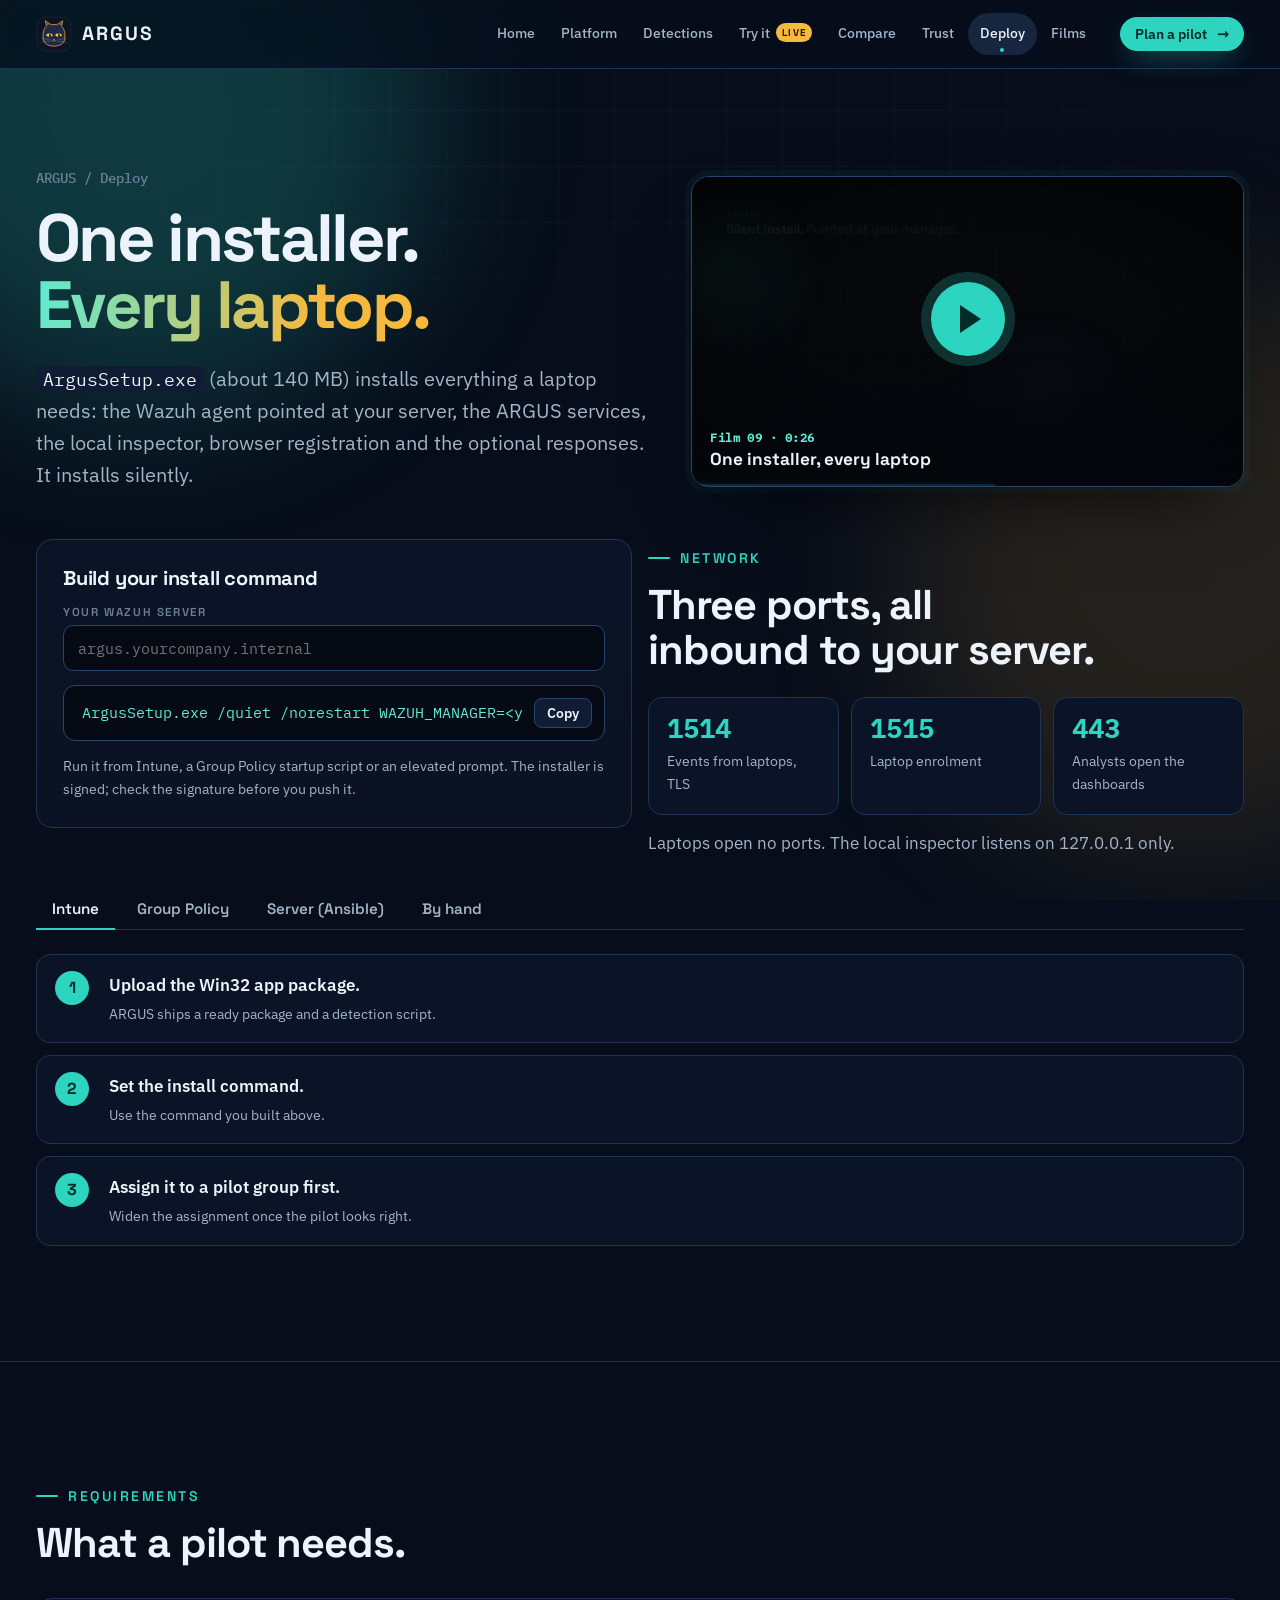
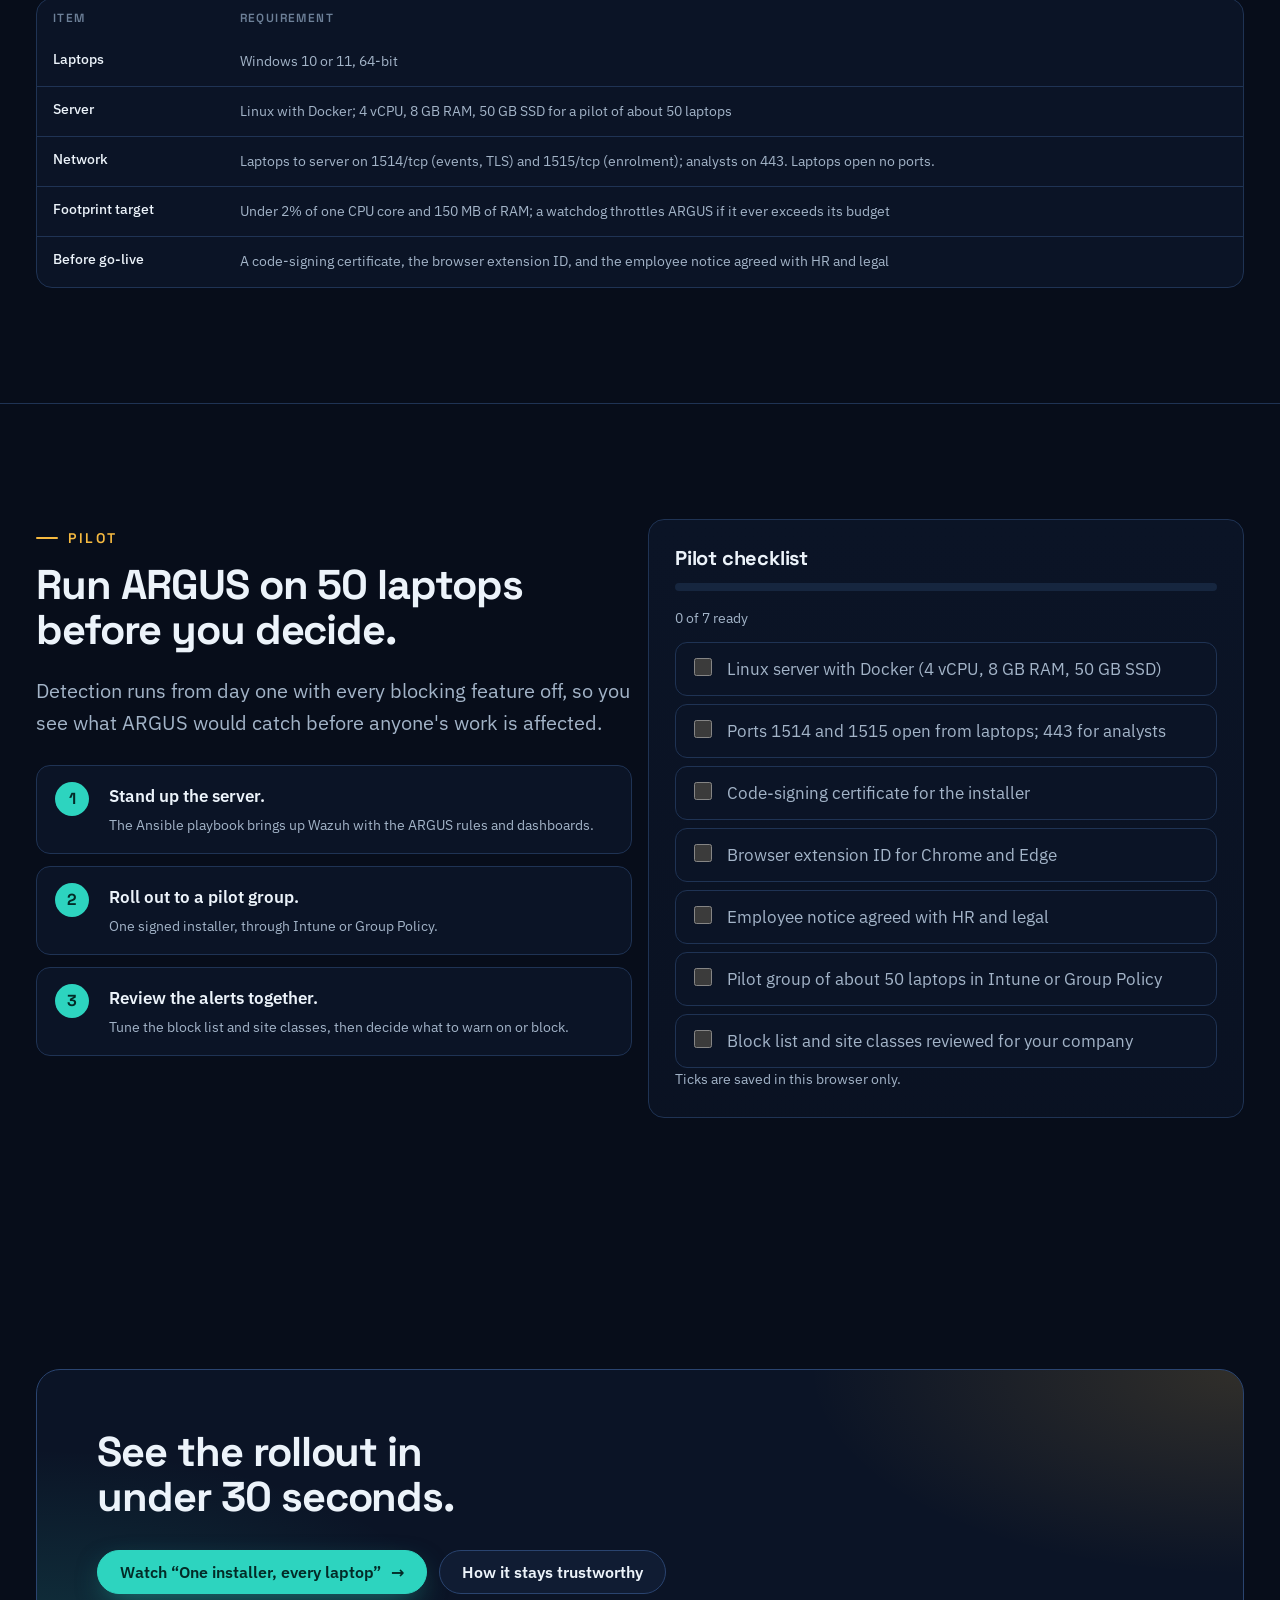
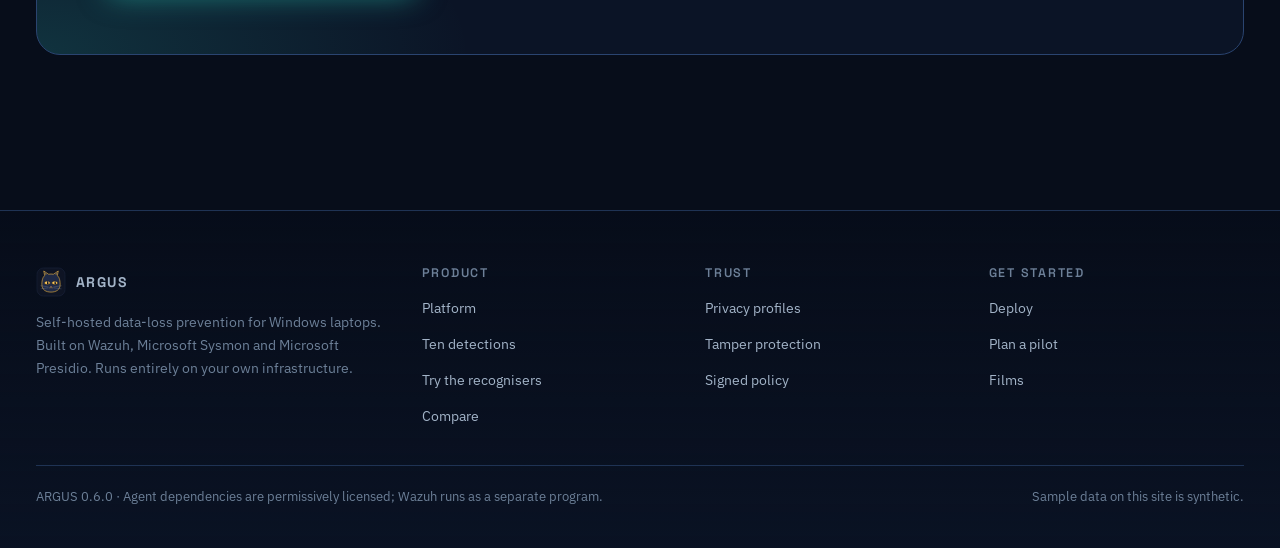
<file: deploy.html>
<!doctype html>
<html lang="en">
<head>
<meta charset="utf-8">
<meta name="viewport" content="width=device-width, initial-scale=1, viewport-fit=cover">
<title>Deploy · ARGUS</title>
<meta name="description" content="Deploy ARGUS: one signed installer, rolled out with Intune, Group Policy or by hand, and a Wazuh server brought up with Ansible. Build your install command and plan a pilot.">
<meta name="theme-color" content="#070d1a">
<link rel="icon" href="assets/img/argus.svg" type="image/svg+xml">
<link rel="stylesheet" href="assets/css/fonts.css">
<link rel="stylesheet" href="assets/css/site.css">
</head>
<body data-page="deploy">
<a class="skip" href="#main">Skip to content</a>
<header class="top"></header>

<main id="main">
<section class="phero">
  <div class="wrap phero-grid">
    <div>
      <p class="crumbs">ARGUS / Deploy</p>
      <h1>One installer. <span class="grad">Every laptop.</span></h1>
      <p class="intro"><code>ArgusSetup.exe</code> (about 140 MB) installs everything a laptop needs: the Wazuh agent pointed at your server, the ARGUS services, the local inspector, browser registration and the optional responses. It installs silently.</p>
    </div>
    <figure data-ffilm="09-one-installer"></figure>
  </div>
</section>

<section class="section" style="padding-top:0">
  <div class="wrap">
    <div class="cols2" style="align-items:start;margin-top:0">
      <div class="card">
        <h3>Build your install command</h3>
        <div class="builder" style="margin-top:16px">
          <label class="field"><span>Your Wazuh server</span><input id="mgr" type="text" placeholder="argus.yourcompany.internal" autocomplete="off" spellcheck="false"></label>
          <div class="cmd"><code data-cmd></code><button class="copy" type="button" data-cmd-copy>Copy</button></div>
          <p class="small" style="margin:0">Run it from Intune, a Group Policy startup script or an elevated prompt. The installer is signed; check the signature before you push it.</p>
        </div>
      </div>
      <div>
        <p class="kicker">Network</p>
        <h2>Three ports, all inbound to your server.</h2>
        <div class="ports">
          <div class="port" data-reveal><b>1514</b><span>Events from laptops, TLS</span></div>
          <div class="port" data-reveal style="--d:1"><b>1515</b><span>Laptop enrolment</span></div>
          <div class="port" data-reveal style="--d:2"><b>443</b><span>Analysts open the dashboards</span></div>
        </div>
        <p class="muted" style="margin-top:14px">Laptops open no ports. The local inspector listens on 127.0.0.1 only.</p>
      </div>
    </div>

    <div class="tabs" role="tablist" aria-label="Rollout method">
      <button role="tab" type="button" id="t-intune" aria-controls="p-intune" aria-selected="true">Intune</button>
      <button role="tab" type="button" id="t-gpo" aria-controls="p-gpo" aria-selected="false" tabindex="-1">Group Policy</button>
      <button role="tab" type="button" id="t-server" aria-controls="p-server" aria-selected="false" tabindex="-1">Server (Ansible)</button>
      <button role="tab" type="button" id="t-manual" aria-controls="p-manual" aria-selected="false" tabindex="-1">By hand</button>
    </div>
    <div class="tabpanel" role="tabpanel" id="p-intune" aria-labelledby="t-intune">
      <ol class="steps">
        <li><b>Upload the Win32 app package.</b><span>ARGUS ships a ready package and a detection script.</span></li>
        <li><b>Set the install command.</b><span>Use the command you built above.</span></li>
        <li><b>Assign it to a pilot group first.</b><span>Widen the assignment once the pilot looks right.</span></li>
      </ol>
    </div>
    <div class="tabpanel" role="tabpanel" id="p-gpo" aria-labelledby="t-gpo" hidden>
      <ol class="steps">
        <li><b>Put the installer on a file share.</b><span>Read-only for computers in the pilot group.</span></li>
        <li><b>Link the startup script.</b><span>It installs or upgrades after checking the file's hash and signature.</span></li>
        <li><b>Restart the pilot laptops.</b><span>ARGUS installs at the next start-up.</span></li>
      </ol>
    </div>
    <div class="tabpanel" role="tabpanel" id="p-server" aria-labelledby="t-server" hidden>
      <ol class="steps">
        <li><b>Prepare a Linux host with Docker.</b><span>4 vCPU, 8 GB RAM, 50 GB SSD for a pilot of about 50 laptops.</span></li>
        <li><b>Run the Ansible playbook.</b><span>It sets the kernel setting, takes secrets from Ansible Vault and runs the bootstrap script.</span></li>
        <li><b>Open the dashboards.</b><span>ARGUS Overview, Insider Risk and DLP Events are ready on port 443.</span></li>
      </ol>
    </div>
    <div class="tabpanel" role="tabpanel" id="p-manual" aria-labelledby="t-manual" hidden>
      <ol class="steps">
        <li><b>Copy the installer to the laptop.</b><span>Check its signature in the file's properties.</span></li>
        <li><b>Run the install command as an administrator.</b><span>It's silent; there is nothing to click.</span></li>
        <li><b>Open the tray icon.</b><span>The employee sees what this deployment collects.</span></li>
      </ol>
    </div>
  </div>
</section>

<section class="section line">
  <div class="wrap">
    <p class="kicker">Requirements</p>
    <h2>What a pilot needs.</h2>
    <div class="table-scroll">
      <table class="det">
        <thead><tr><th scope="col">Item</th><th scope="col">Requirement</th></tr></thead>
        <tbody>
          <tr><th scope="row">Laptops</th><td>Windows 10 or 11, 64-bit</td></tr>
          <tr><th scope="row">Server</th><td>Linux with Docker; 4 vCPU, 8 GB RAM, 50 GB SSD for a pilot of about 50 laptops</td></tr>
          <tr><th scope="row">Network</th><td>Laptops to server on 1514/tcp (events, TLS) and 1515/tcp (enrolment); analysts on 443. Laptops open no ports.</td></tr>
          <tr><th scope="row">Footprint target</th><td>Under 2% of one CPU core and 150 MB of RAM; a watchdog throttles ARGUS if it ever exceeds its budget</td></tr>
          <tr><th scope="row">Before go-live</th><td>A code-signing certificate, the browser extension ID, and the employee notice agreed with HR and legal</td></tr>
        </tbody>
      </table>
    </div>
  </div>
</section>

<section class="section line" id="pilot">
  <div class="wrap">
    <div class="cols2" style="align-items:start;margin-top:0">
      <div>
        <p class="kicker gold">Pilot</p>
        <h2>Run ARGUS on 50 laptops before you decide.</h2>
        <p class="intro">Detection runs from day one with every blocking feature off, so you see what ARGUS would catch before anyone's work is affected.</p>
        <ol class="steps" style="margin-top:26px">
          <li><b>Stand up the server.</b><span>The Ansible playbook brings up Wazuh with the ARGUS rules and dashboards.</span></li>
          <li><b>Roll out to a pilot group.</b><span>One signed installer, through Intune or Group Policy.</span></li>
          <li><b>Review the alerts together.</b><span>Tune the block list and site classes, then decide what to warn on or block.</span></li>
        </ol>
      </div>
      <div class="card">
        <h3>Pilot checklist</h3>
        <div class="progress" aria-hidden="true"><i data-progress></i></div>
        <p class="small" data-progress-lab style="margin:0 0 12px"></p>
        <ul class="check">
          <li><label><input type="checkbox" id="c1"><span>Linux server with Docker (4 vCPU, 8 GB RAM, 50 GB SSD)</span></label></li>
          <li><label><input type="checkbox" id="c2"><span>Ports 1514 and 1515 open from laptops; 443 for analysts</span></label></li>
          <li><label><input type="checkbox" id="c3"><span>Code-signing certificate for the installer</span></label></li>
          <li><label><input type="checkbox" id="c4"><span>Browser extension ID for Chrome and Edge</span></label></li>
          <li><label><input type="checkbox" id="c5"><span>Employee notice agreed with HR and legal</span></label></li>
          <li><label><input type="checkbox" id="c6"><span>Pilot group of about 50 laptops in Intune or Group Policy</span></label></li>
          <li><label><input type="checkbox" id="c7"><span>Block list and site classes reviewed for your company</span></label></li>
        </ul>
        <p class="small">Ticks are saved in this browser only.</p>
      </div>
    </div>
  </div>
</section>

<section class="section">
  <div class="wrap"><div class="band" data-reveal><h2>See the rollout in under 30 seconds.</h2><div class="cta-row"><a class="btn primary" href="films.html#film-09">Watch “One installer, every laptop” <span class="arr">→</span></a><a class="btn" href="trust.html">How it stays trustworthy</a></div></div></div>
</section>
</main>

<footer class="foot"></footer>
<script src="assets/js/data.js"></script>
<script src="assets/js/site.js"></script>
<script src="assets/js/pages.js"></script>
</body>
</html>
</file>
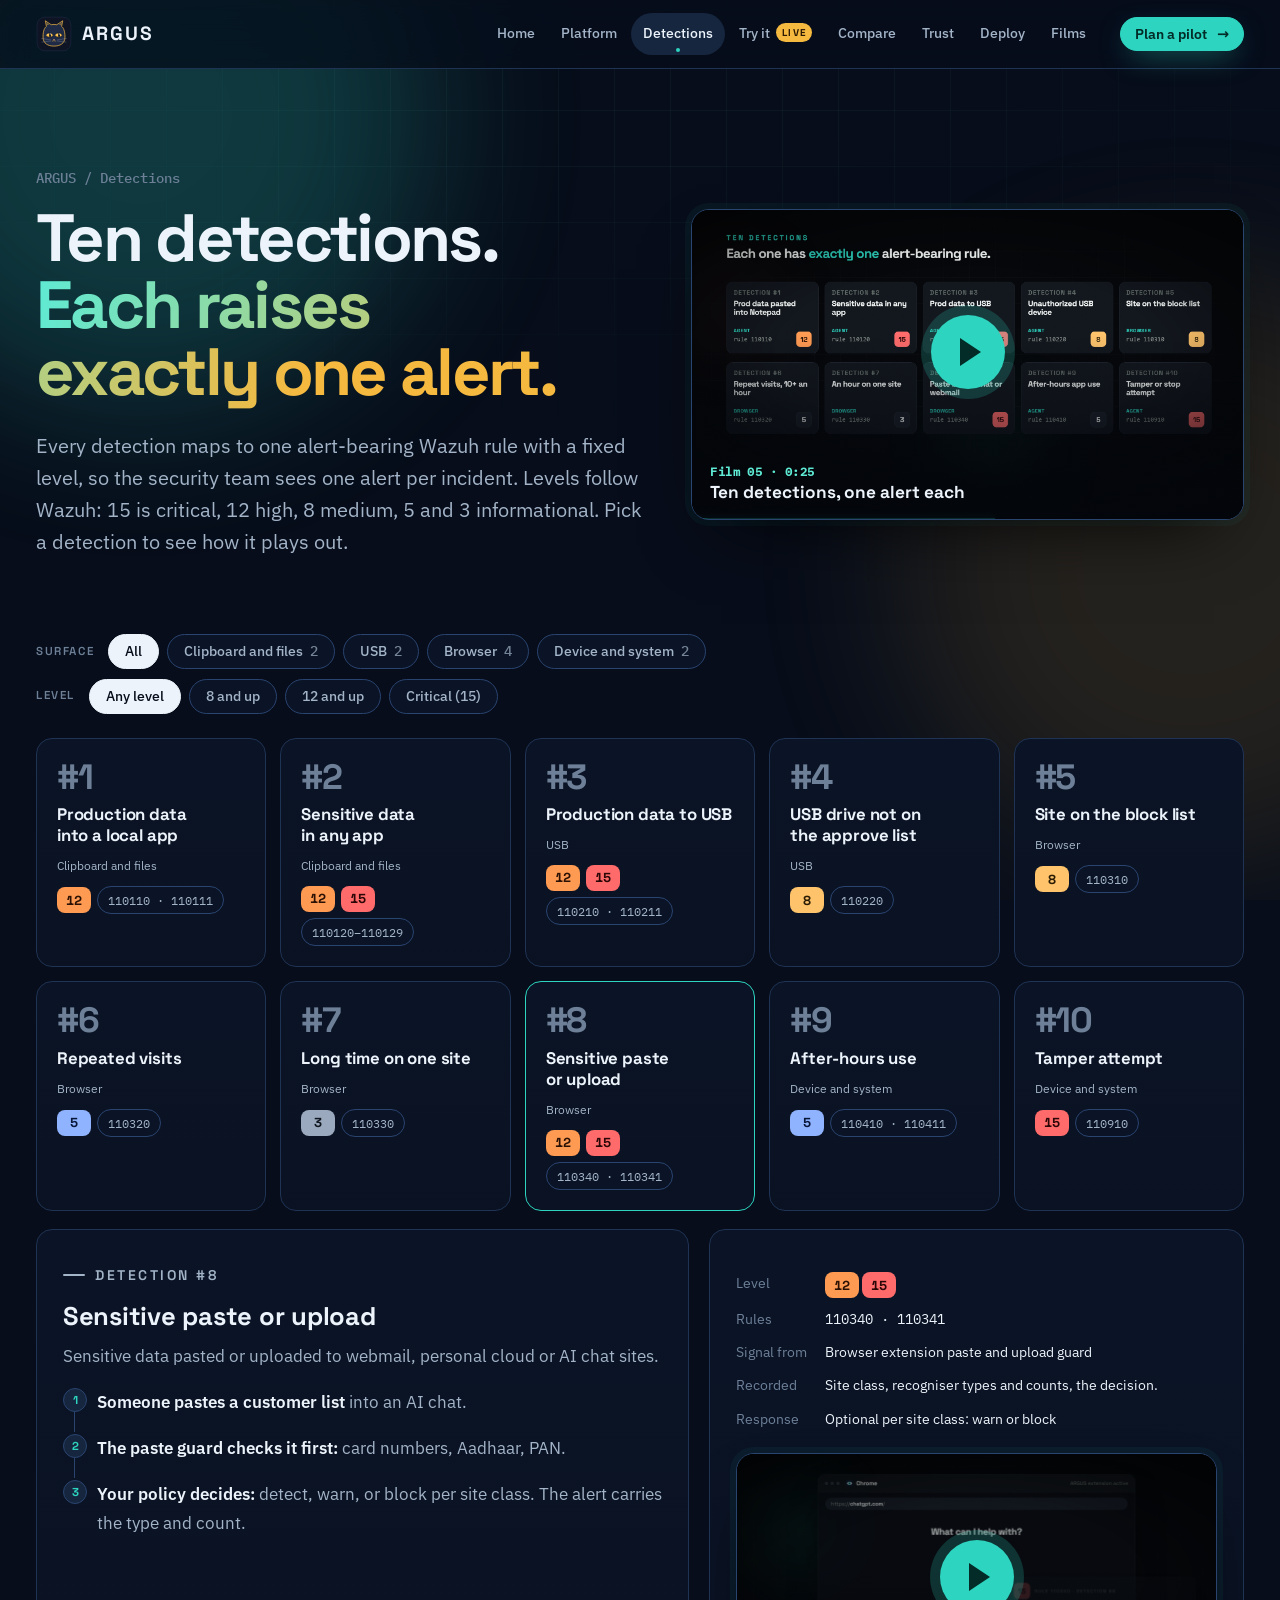
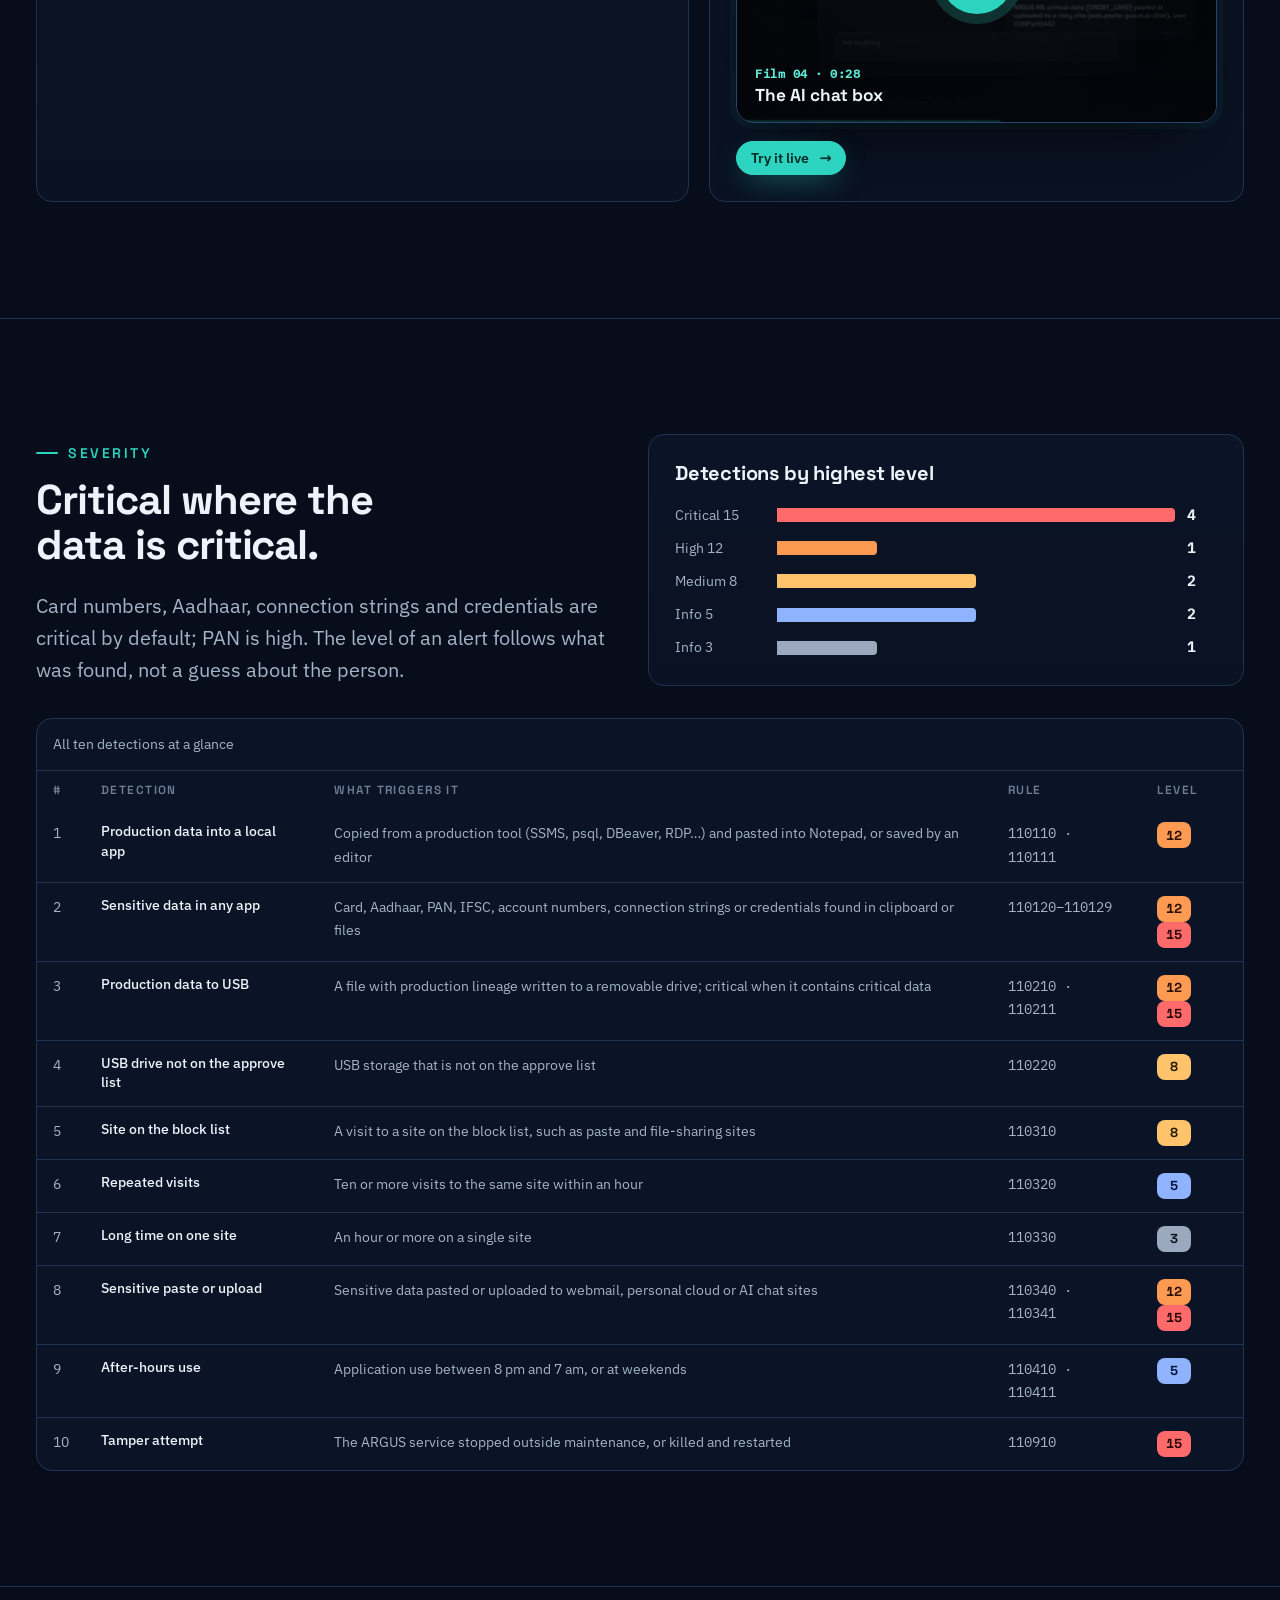
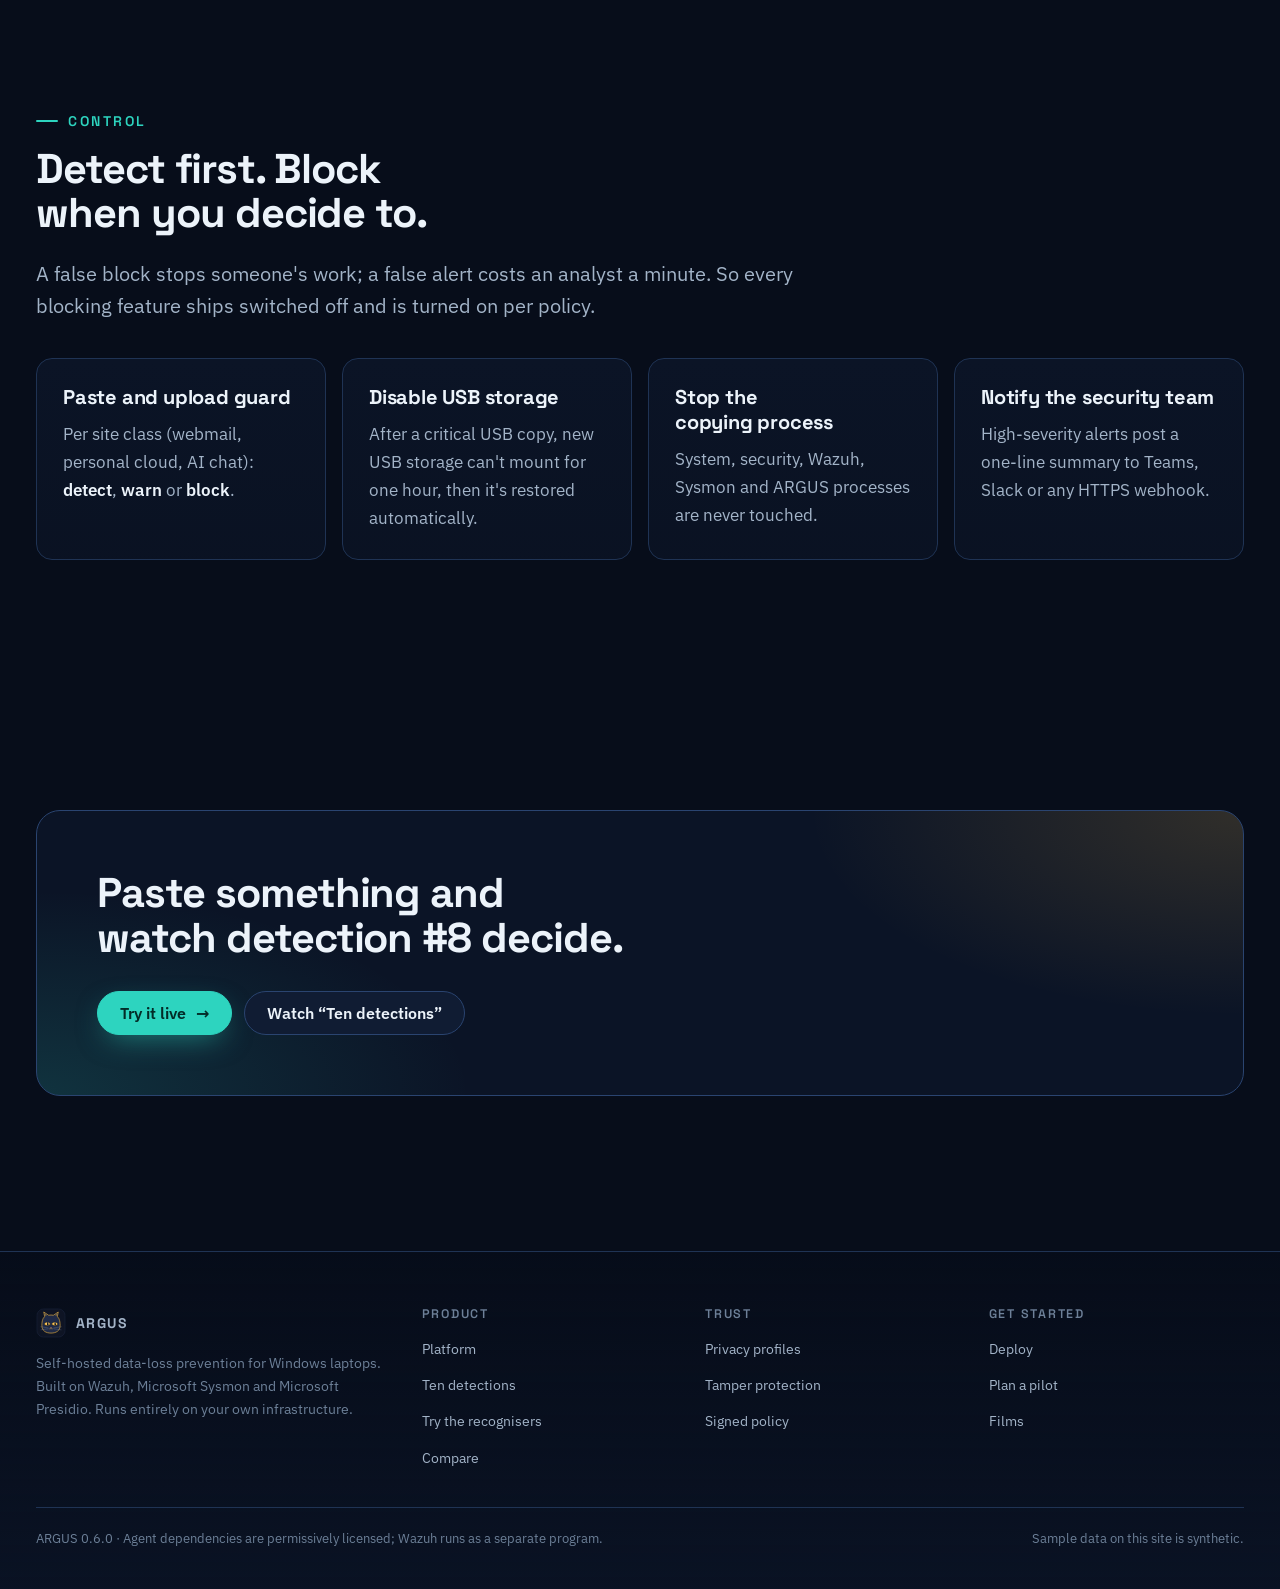
<file: detections.html>
<!doctype html>
<html lang="en">
<head>
<meta charset="utf-8">
<meta name="viewport" content="width=device-width, initial-scale=1, viewport-fit=cover">
<title>Ten detections · ARGUS</title>
<meta name="description" content="The ten ARGUS detections: clipboard, USB, browser and device signals, each mapped to one Wazuh alert rule with a fixed level.">
<meta name="theme-color" content="#070d1a">
<link rel="icon" href="assets/img/argus.svg" type="image/svg+xml">
<link rel="stylesheet" href="assets/css/fonts.css">
<link rel="stylesheet" href="assets/css/site.css">
</head>
<body data-page="detections">
<a class="skip" href="#main">Skip to content</a>
<header class="top"></header>

<main id="main">
<section class="phero">
  <div class="wrap phero-grid">
    <div>
      <p class="crumbs">ARGUS / Detections</p>
      <h1>Ten detections. <span class="grad">Each raises exactly one alert.</span></h1>
      <p class="intro">Every detection maps to one alert-bearing Wazuh rule with a fixed level, so the security team sees one alert per incident. Levels follow Wazuh: 15 is critical, 12 high, 8 medium, 5 and 3 informational. Pick a detection to see how it plays out.</p>
    </div>
    <figure data-ffilm="05-ten-detections"></figure>
  </div>
</section>

<section class="section" style="padding-top:0">
  <div class="wrap">
    <div class="filters" data-f-surface data-label="Surface" role="group" aria-label="Filter by surface"></div>
    <div class="filters" data-f-level data-label="Level" role="group" aria-label="Filter by level" style="margin-top:10px"></div>
    <div class="dgrid" data-dgrid></div>
    <div class="drawer" id="drawer" data-drawer hidden aria-live="polite"></div>
  </div>
</section>

<section class="section line">
  <div class="wrap">
    <div class="cols2" style="margin-top:0;align-items:start">
      <div>
        <p class="kicker">Severity</p>
        <h2>Critical where the data is critical.</h2>
        <p class="intro">Card numbers, Aadhaar, connection strings and credentials are critical by default; PAN is high. The level of an alert follows what was found, not a guess about the person.</p>
      </div>
      <div class="card" data-reveal>
        <h3>Detections by highest level</h3>
        <div class="bars" data-bars role="img" aria-label="Number of detections by highest level: 4 at level 15, 1 at 12, 2 at 8, 2 at 5, 1 at 3"></div>
      </div>
    </div>
    <div class="table-scroll">
      <table class="det">
        <caption>All ten detections at a glance</caption>
        <thead><tr><th scope="col">#</th><th scope="col">Detection</th><th scope="col">What triggers it</th><th scope="col">Rule</th><th scope="col">Level</th></tr></thead>
        <tbody>
          <tr><td>1</td><th scope="row">Production data into a local app</th><td>Copied from a production tool (SSMS, psql, DBeaver, RDP…) and pasted into Notepad, or saved by an editor</td><td class="mono">110110 · 110111</td><td><span class="lvl l12">12</span></td></tr>
          <tr><td>2</td><th scope="row">Sensitive data in any app</th><td>Card, Aadhaar, PAN, IFSC, account numbers, connection strings or credentials found in clipboard or files</td><td class="mono">110120–110129</td><td><span class="lvl l12">12</span> <span class="lvl l15">15</span></td></tr>
          <tr><td>3</td><th scope="row">Production data to USB</th><td>A file with production lineage written to a removable drive; critical when it contains critical data</td><td class="mono">110210 · 110211</td><td><span class="lvl l12">12</span> <span class="lvl l15">15</span></td></tr>
          <tr><td>4</td><th scope="row">USB drive not on the approve list</th><td>USB storage that is not on the approve list</td><td class="mono">110220</td><td><span class="lvl l8">8</span></td></tr>
          <tr><td>5</td><th scope="row">Site on the block list</th><td>A visit to a site on the block list, such as paste and file-sharing sites</td><td class="mono">110310</td><td><span class="lvl l8">8</span></td></tr>
          <tr><td>6</td><th scope="row">Repeated visits</th><td>Ten or more visits to the same site within an hour</td><td class="mono">110320</td><td><span class="lvl l5">5</span></td></tr>
          <tr><td>7</td><th scope="row">Long time on one site</th><td>An hour or more on a single site</td><td class="mono">110330</td><td><span class="lvl l3">3</span></td></tr>
          <tr><td>8</td><th scope="row">Sensitive paste or upload</th><td>Sensitive data pasted or uploaded to webmail, personal cloud or AI chat sites</td><td class="mono">110340 · 110341</td><td><span class="lvl l12">12</span> <span class="lvl l15">15</span></td></tr>
          <tr><td>9</td><th scope="row">After-hours use</th><td>Application use between 8 pm and 7 am, or at weekends</td><td class="mono">110410 · 110411</td><td><span class="lvl l5">5</span></td></tr>
          <tr><td>10</td><th scope="row">Tamper attempt</th><td>The ARGUS service stopped outside maintenance, or killed and restarted</td><td class="mono">110910</td><td><span class="lvl l15">15</span></td></tr>
        </tbody>
      </table>
    </div>
  </div>
</section>

<section class="section line">
  <div class="wrap">
    <p class="kicker">Control</p>
    <h2>Detect first. Block when you decide to.</h2>
    <p class="intro">A false block stops someone's work; a false alert costs an analyst a minute. So every blocking feature ships switched off and is turned on per policy.</p>
    <div class="cols4">
      <article class="card" data-reveal><h3>Paste and upload guard</h3><p>Per site class (webmail, personal cloud, AI chat): <b>detect</b>, <b>warn</b> or <b>block</b>.</p></article>
      <article class="card" data-reveal style="--d:1"><h3>Disable USB storage</h3><p>After a critical USB copy, new USB storage can't mount for one hour, then it's restored automatically.</p></article>
      <article class="card" data-reveal style="--d:2"><h3>Stop the copying process</h3><p>System, security, Wazuh, Sysmon and ARGUS processes are never touched.</p></article>
      <article class="card" data-reveal style="--d:3"><h3>Notify the security team</h3><p>High-severity alerts post a one-line summary to Teams, Slack or any HTTPS webhook.</p></article>
    </div>
  </div>
</section>

<section class="section">
  <div class="wrap"><div class="band" data-reveal><h2>Paste something and watch detection #8 decide.</h2><div class="cta-row"><a class="btn primary" href="demo.html">Try it live <span class="arr">→</span></a><a class="btn" href="films.html#film-05">Watch “Ten detections”</a></div></div></div>
</section>
</main>

<footer class="foot"></footer>
<script src="assets/js/data.js"></script>
<script src="assets/js/site.js"></script>
<script src="assets/js/pages.js"></script>
</body>
</html>
</file>
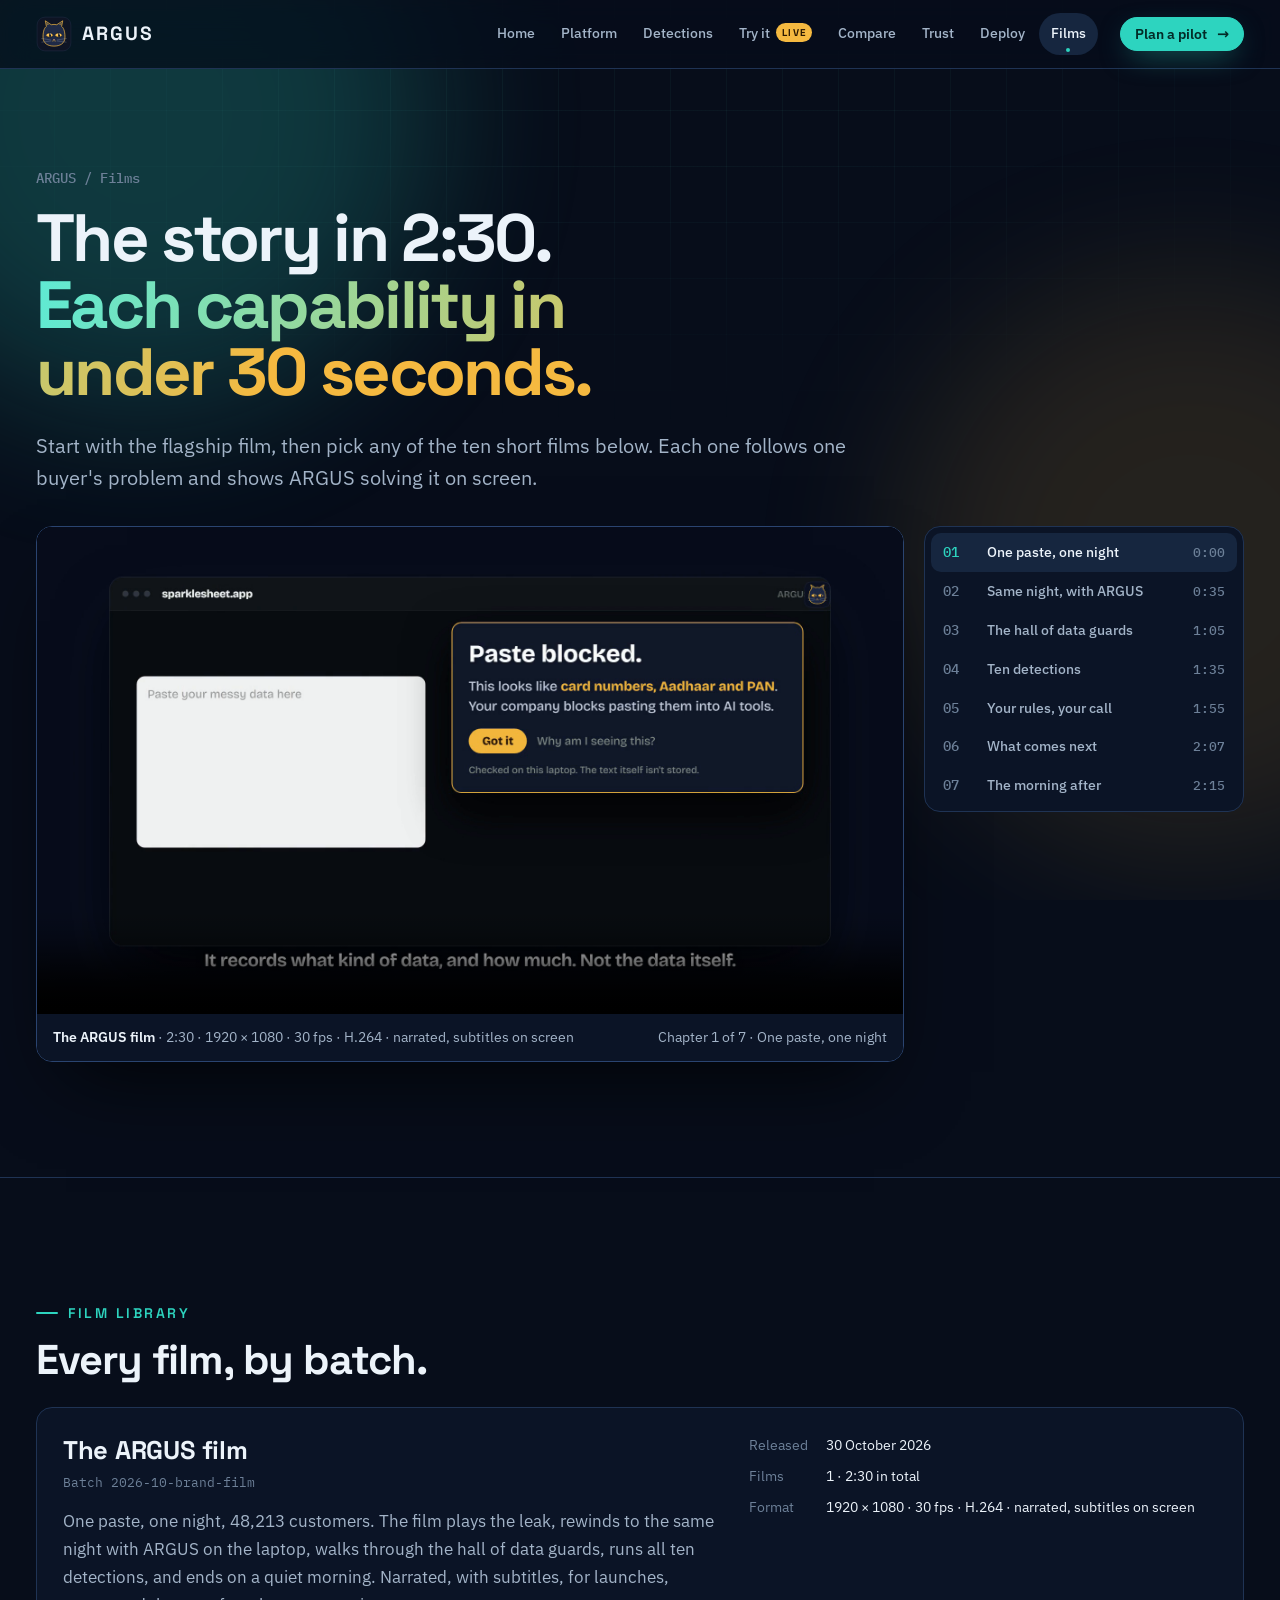
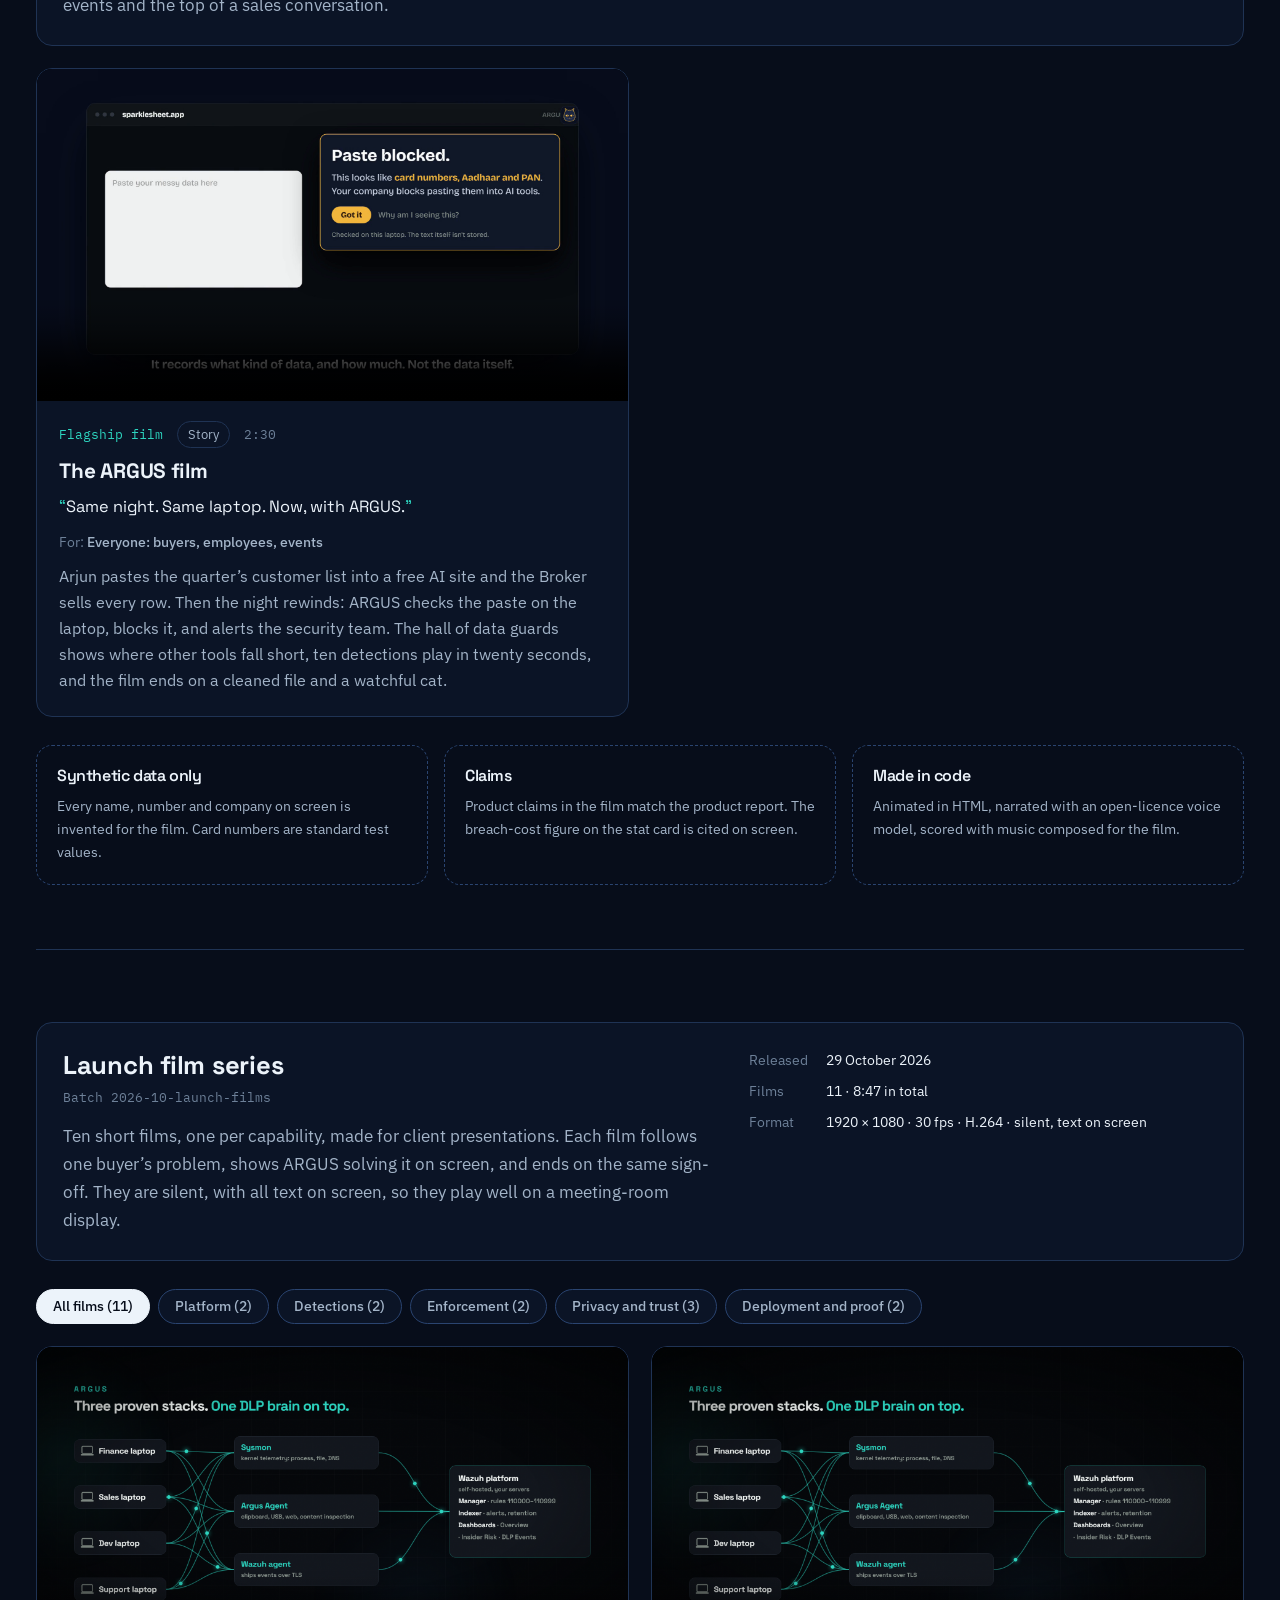
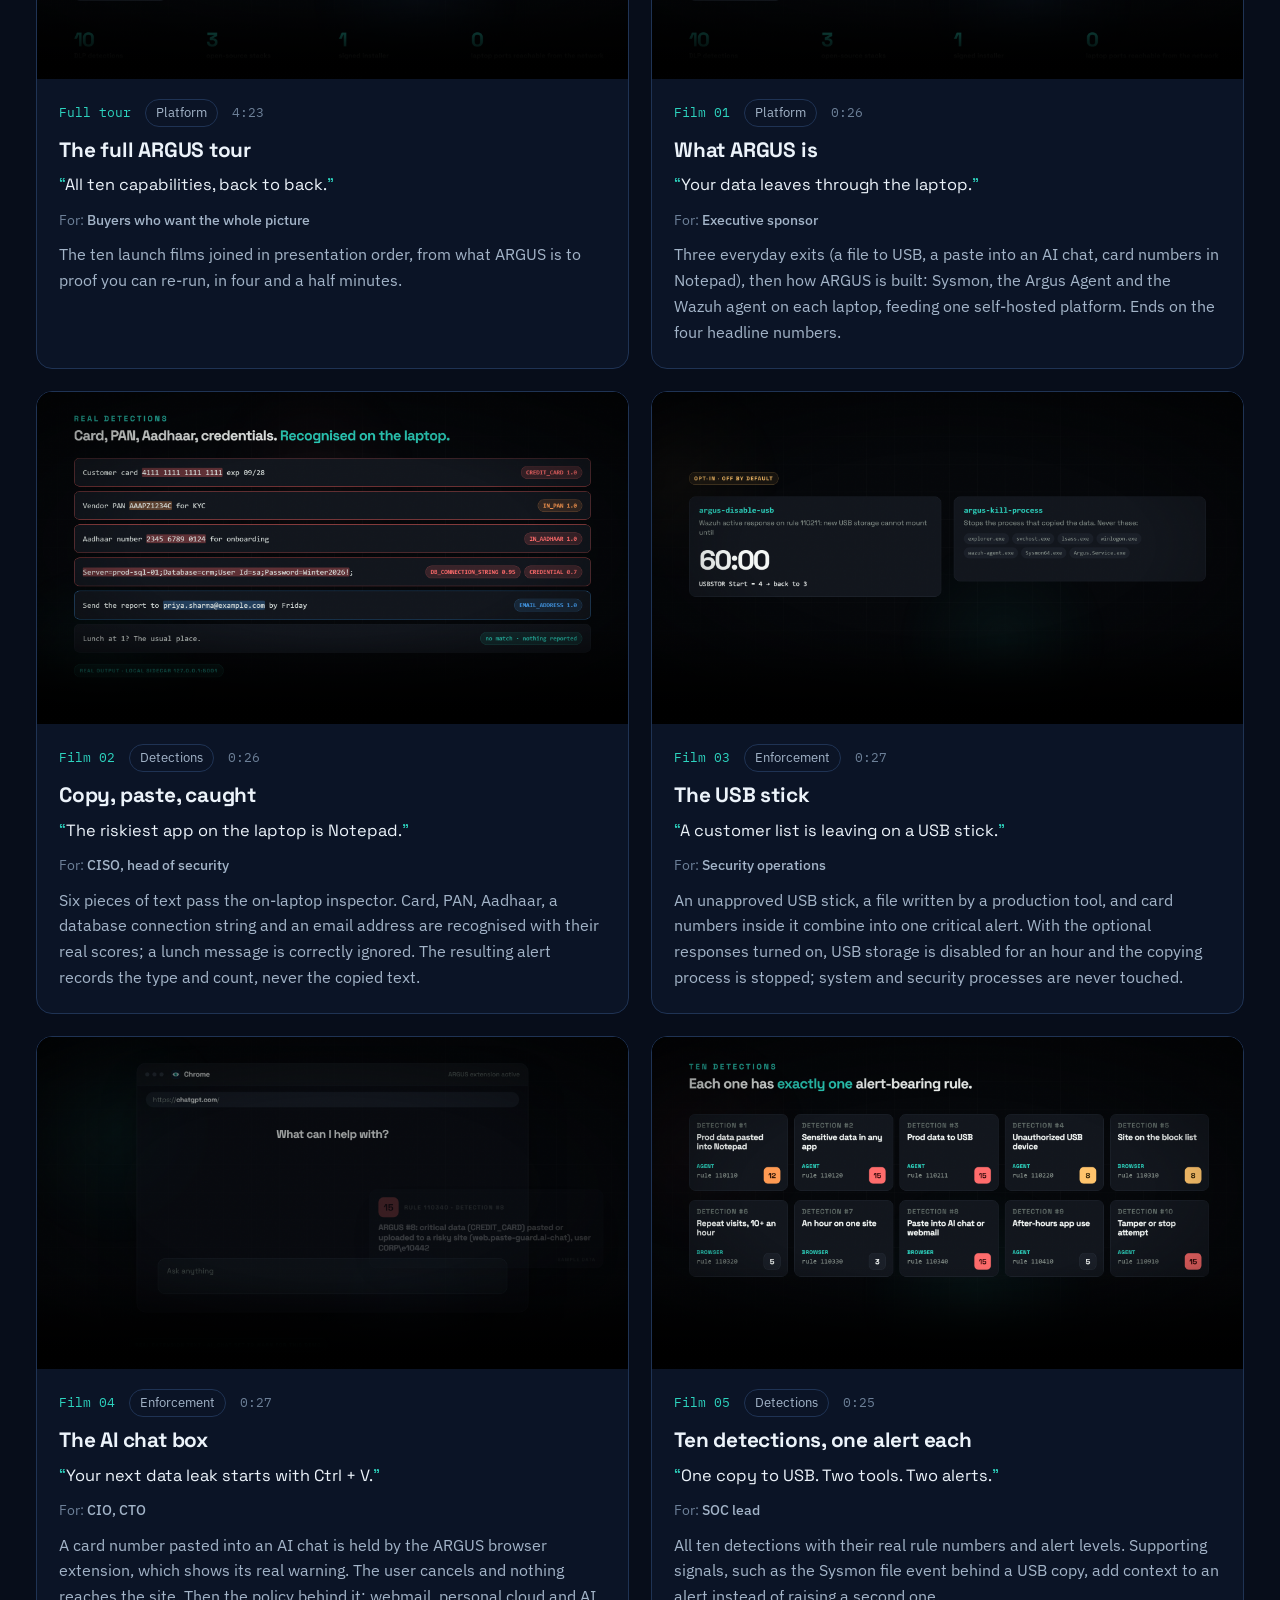
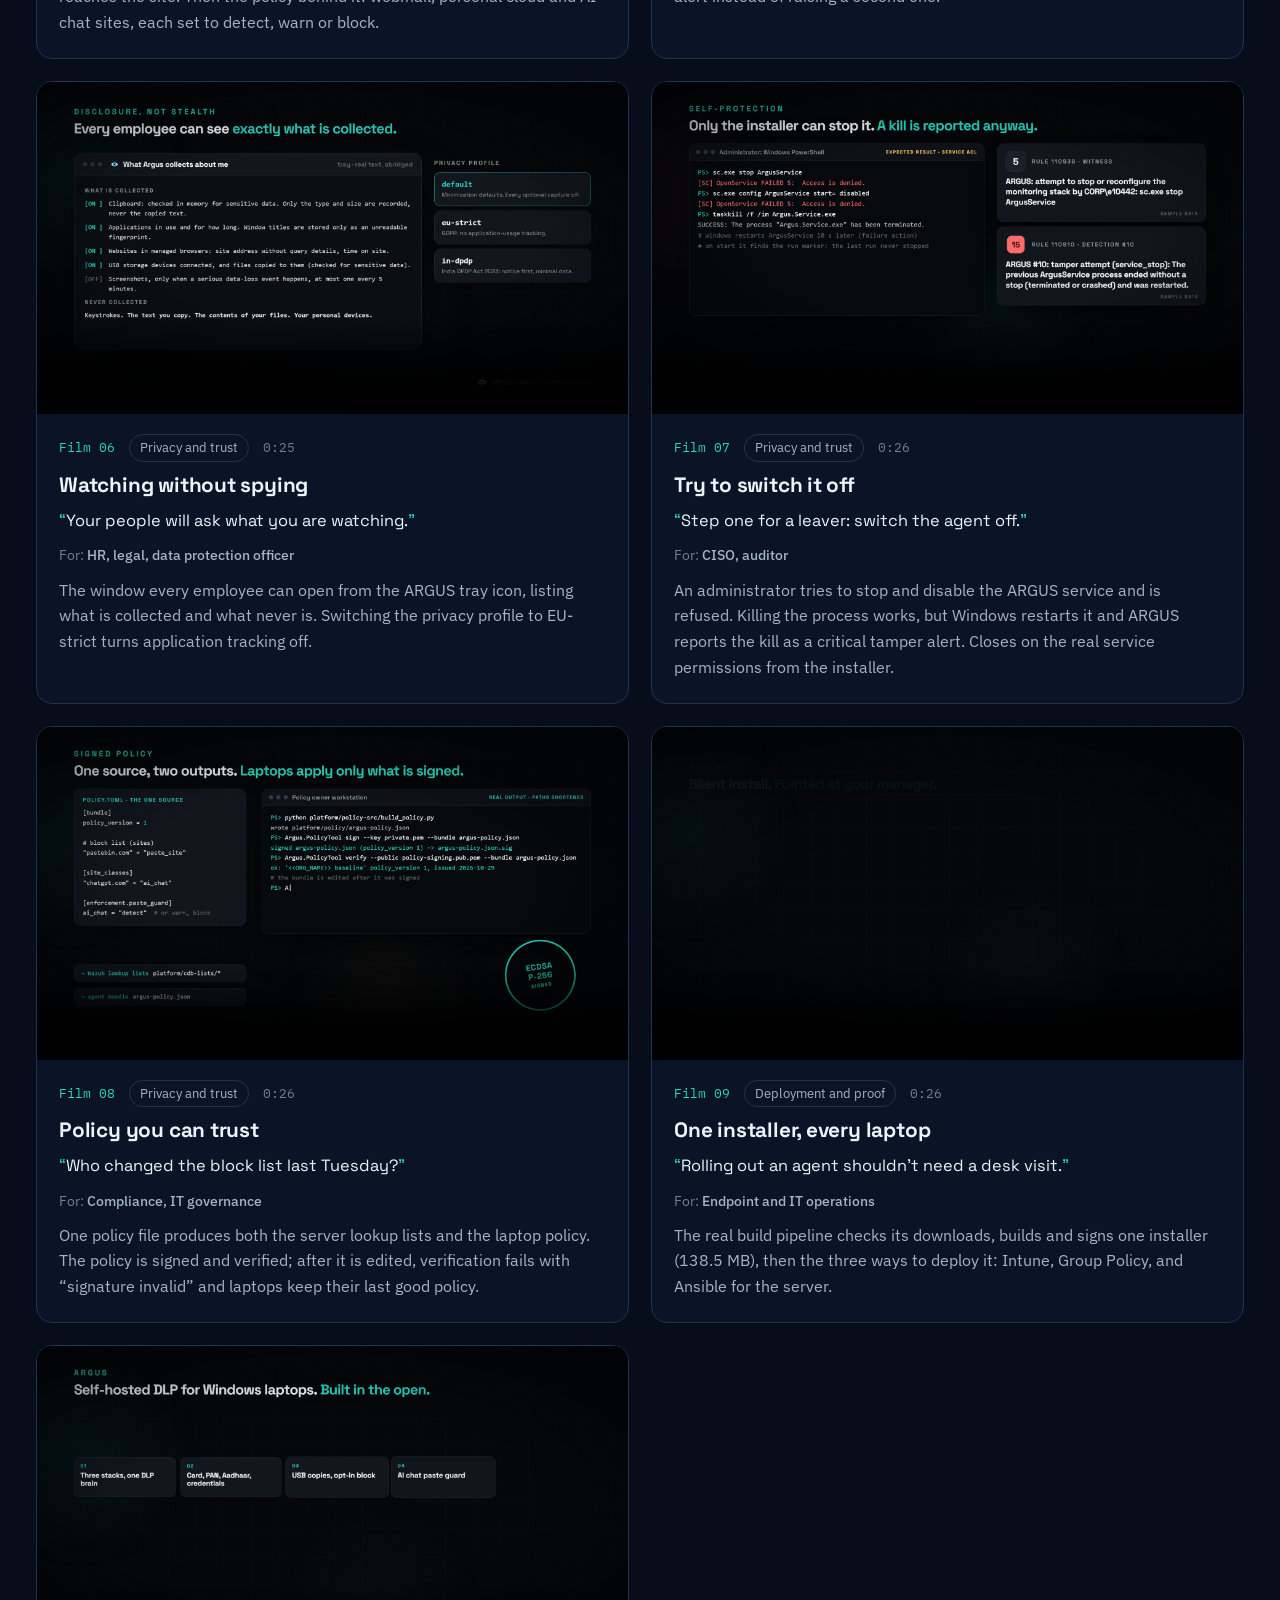
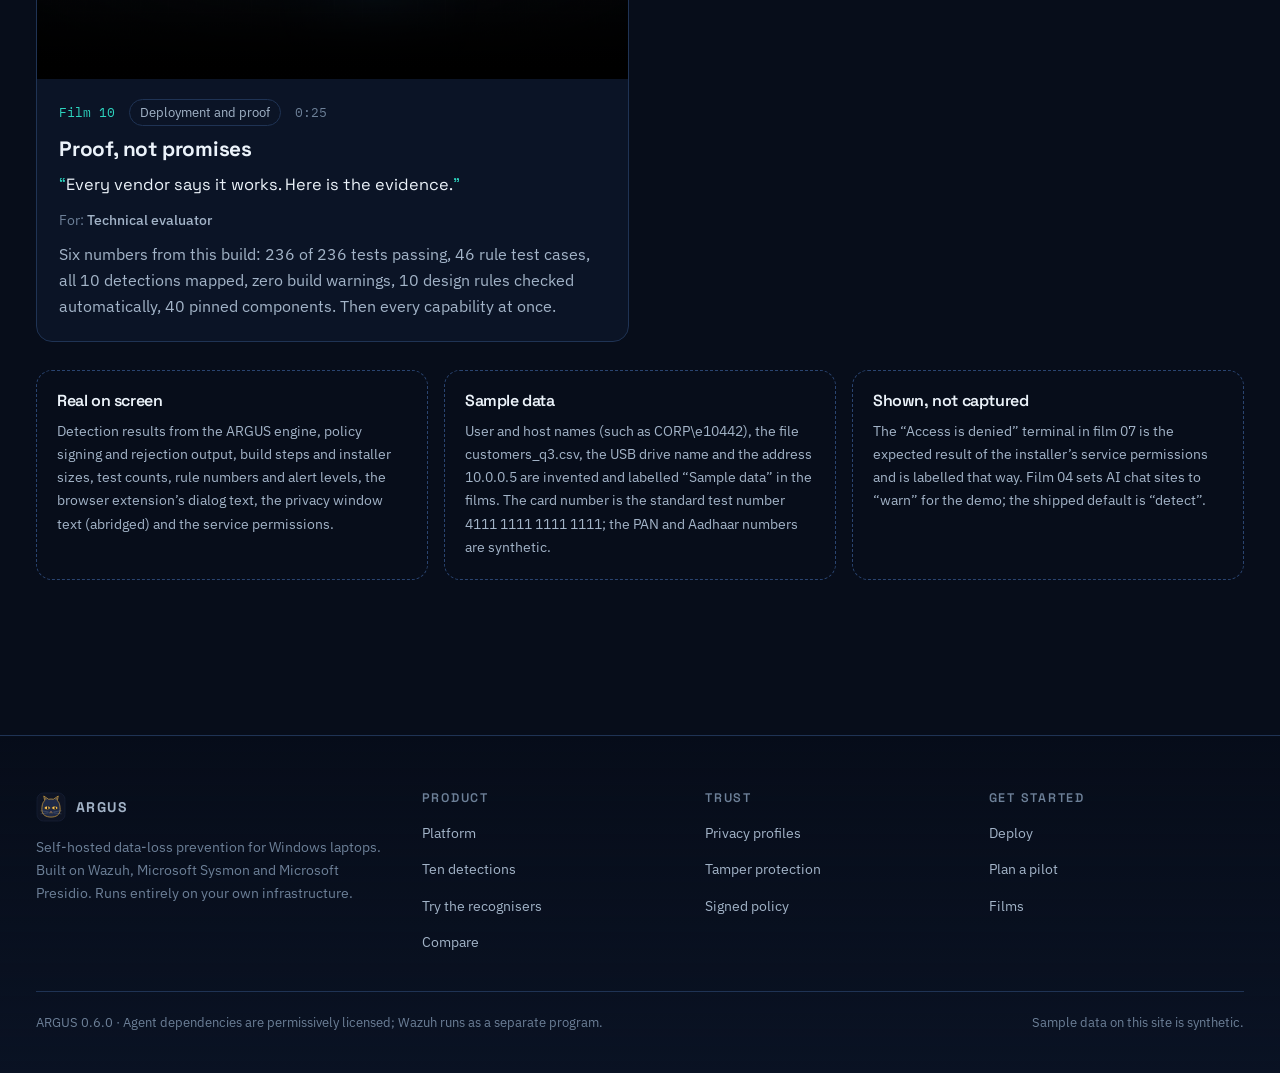
<file: films.html>
<!doctype html>
<html lang="en">
<head>
<meta charset="utf-8">
<meta name="viewport" content="width=device-width, initial-scale=1, viewport-fit=cover">
<title>Films · ARGUS</title>
<meta name="description" content="The ARGUS film library: the 2:30 flagship film, ten short capability films and the full tour.">
<meta name="theme-color" content="#070d1a">
<link rel="icon" href="assets/img/argus.svg" type="image/svg+xml">
<link rel="stylesheet" href="assets/css/fonts.css">
<link rel="stylesheet" href="assets/css/site.css">
</head>
<body data-page="films">
<a class="skip" href="#main">Skip to content</a>
<header class="top"></header>

<main id="main">
<section class="phero" style="padding-bottom:24px">
  <div class="wrap">
    <p class="crumbs">ARGUS / Films</p>
    <h1>The story in 2:30. <span class="grad">Each capability in under 30 seconds.</span></h1>
    <p class="intro">Start with the flagship film, then pick any of the ten short films below. Each one follows one buyer's problem and shows ARGUS solving it on screen.</p>
  </div>
</section>

<section class="section" style="padding-top:0">
  <div class="wrap" id="tour">
    <div class="tour" data-tour><p class="tour-empty">Loading the film…</p></div>
  </div>
</section>

<section class="section line" id="library">
  <div class="wrap">
    <p class="kicker">Film library</p>
    <h2>Every film, by batch.</h2>
    <div data-library><p class="tour-empty">Loading films…</p></div>
  </div>
</section>
</main>

<footer class="foot"></footer>
<script src="assets/js/data.js"></script>
<script src="assets/js/site.js"></script>
<script src="batches/manifest.js"></script>
<script src="assets/js/app.js"></script>
</body>
</html>
</file>
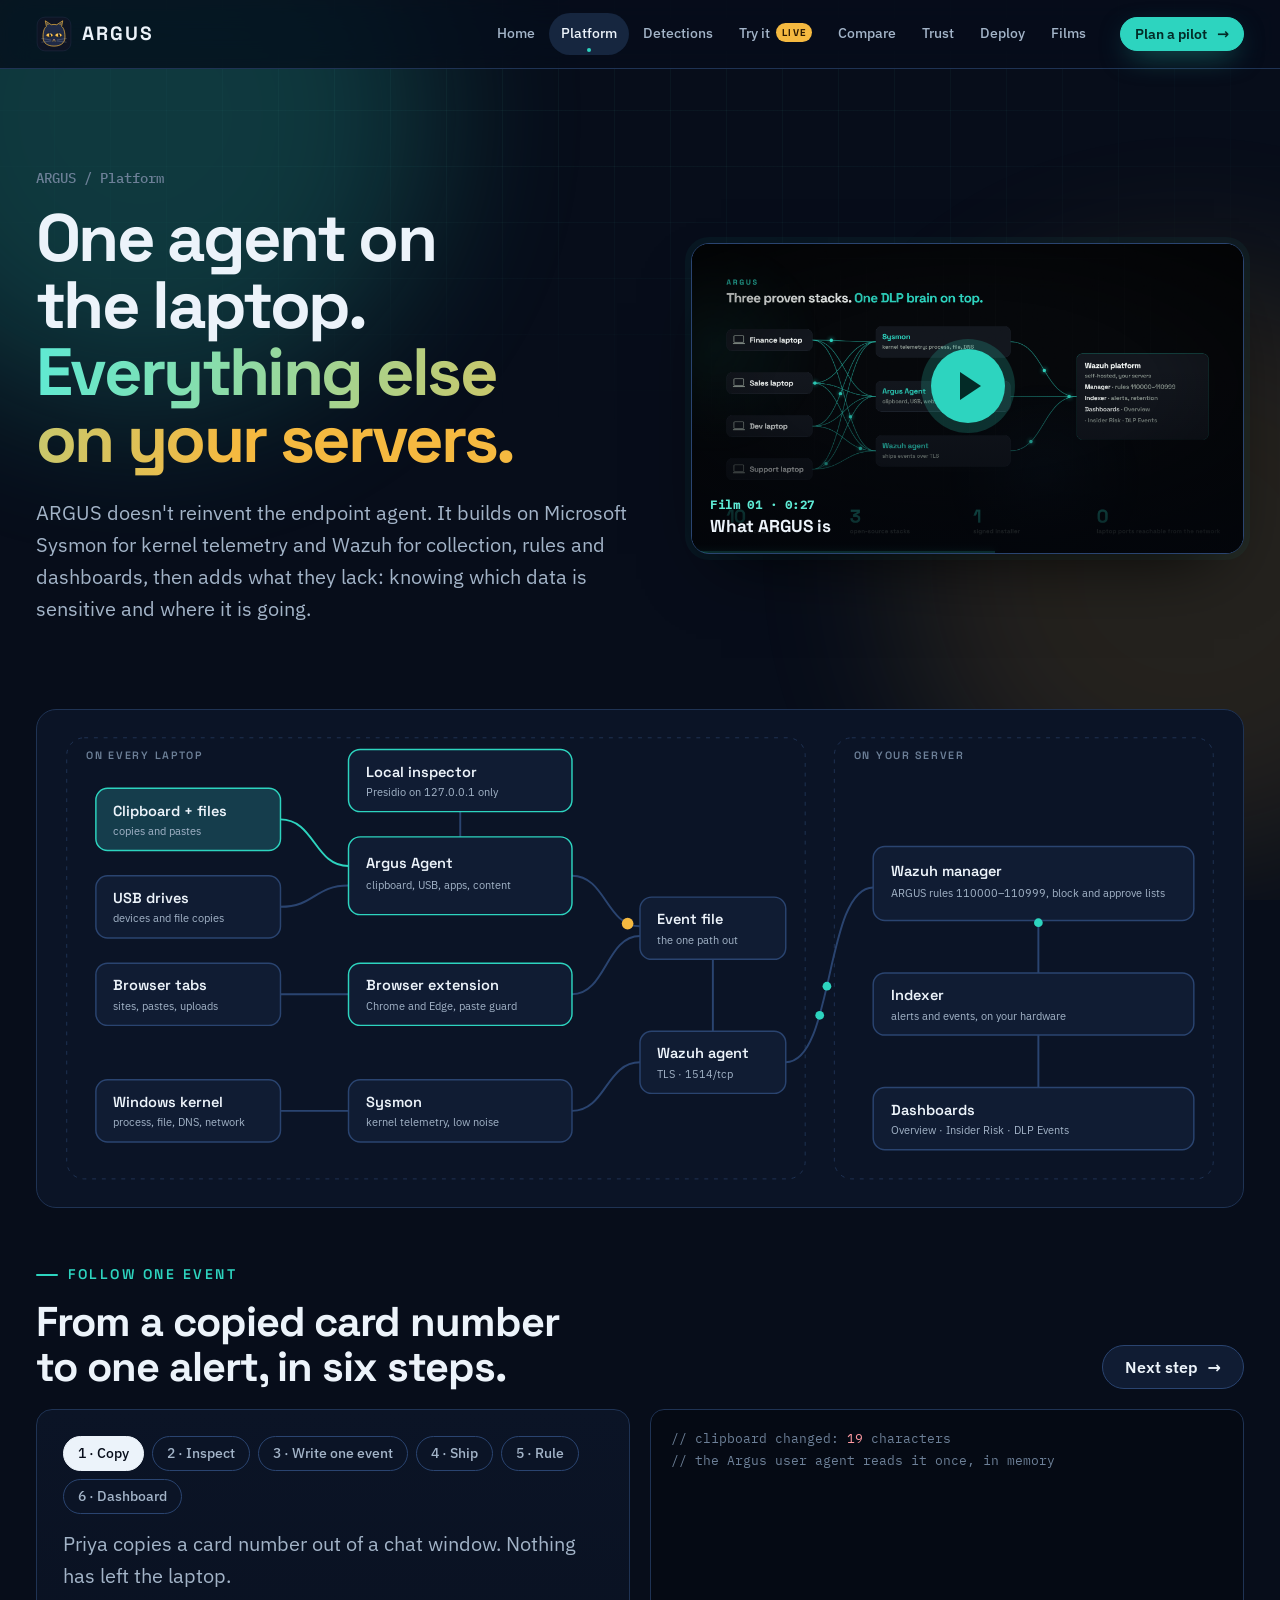
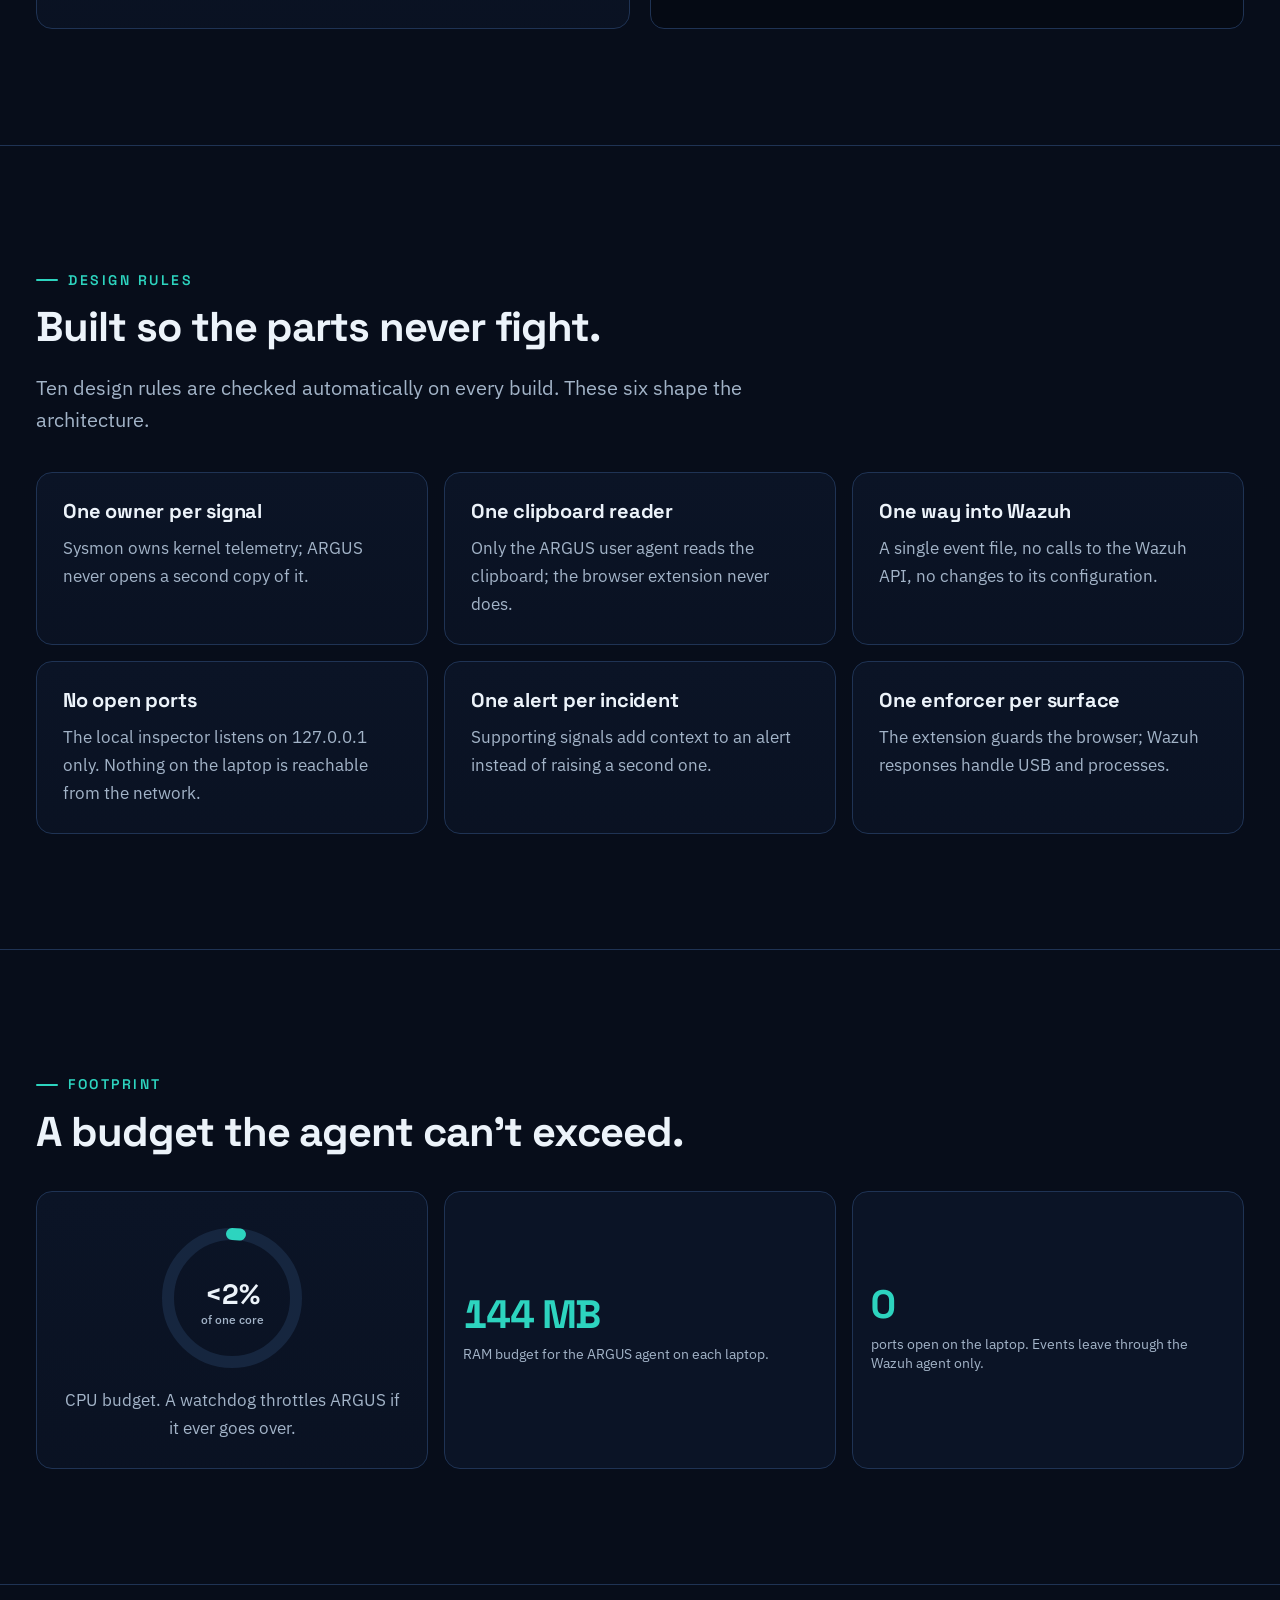
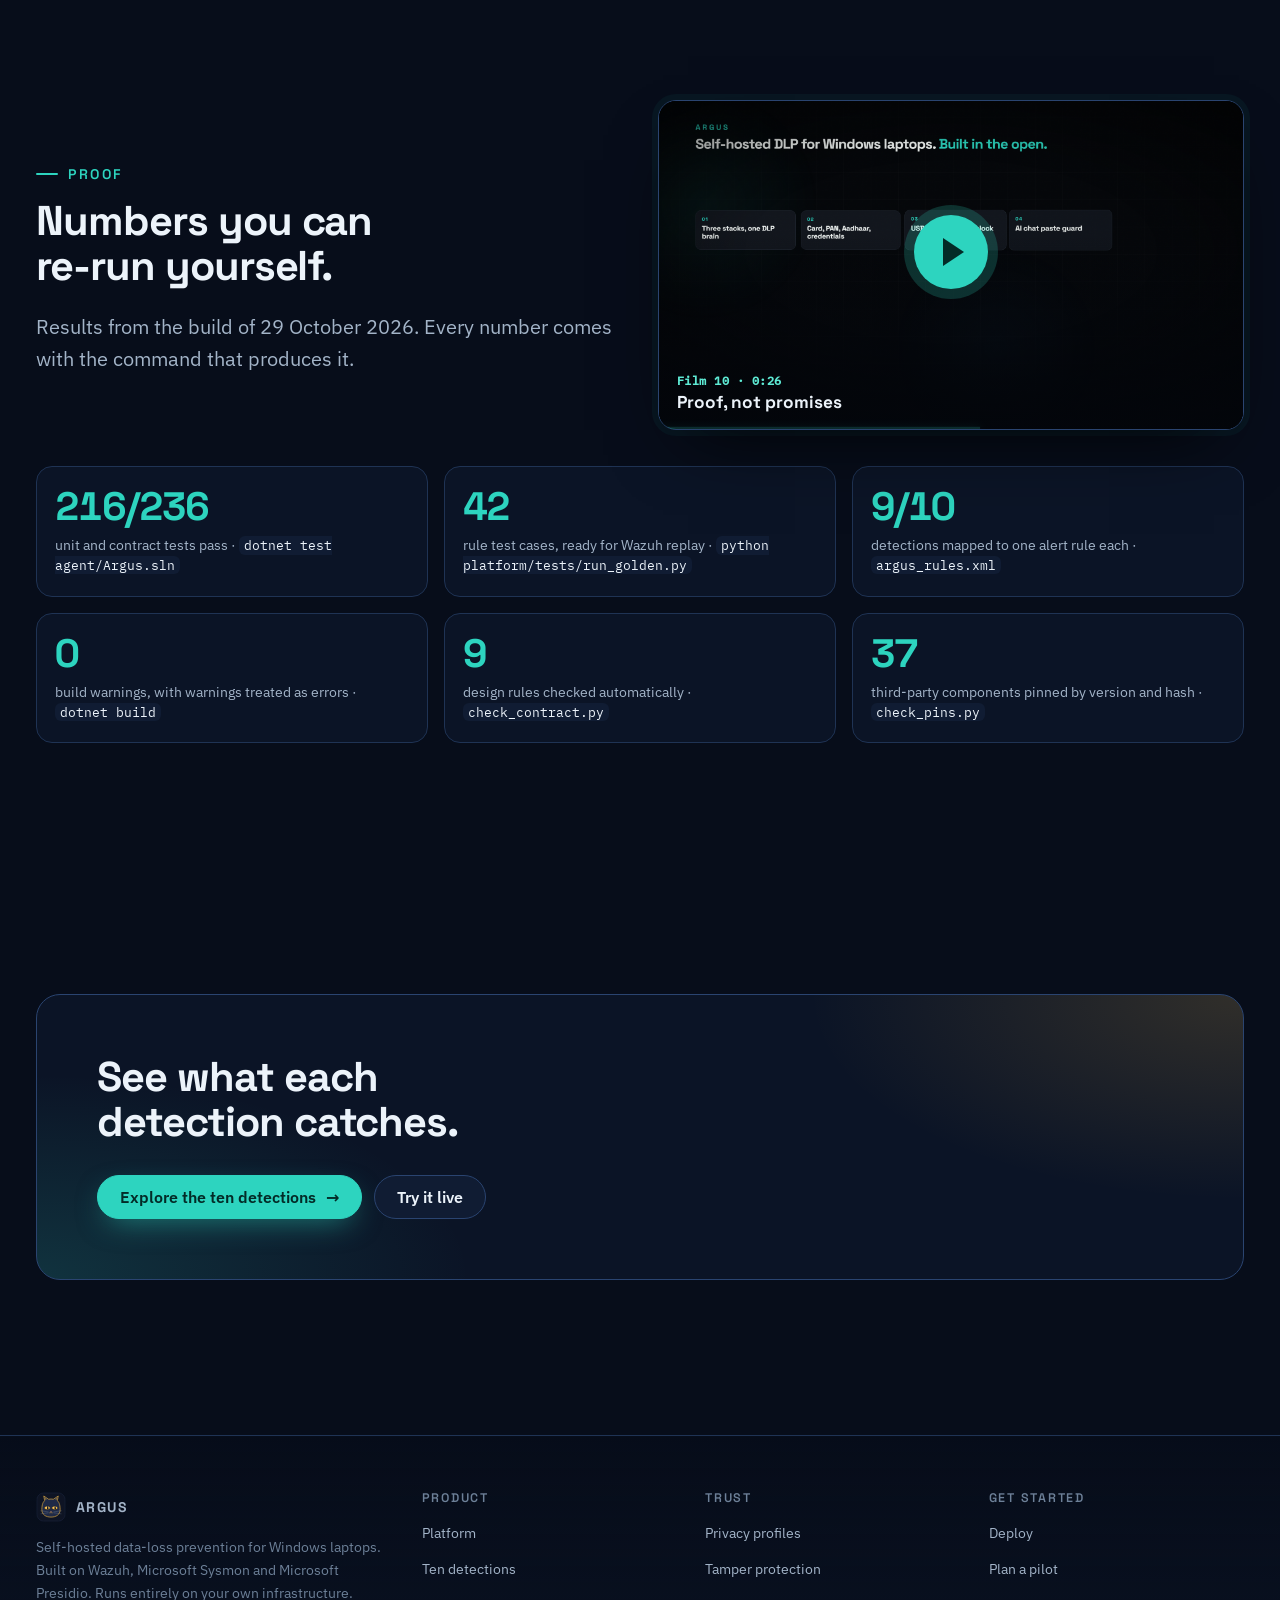
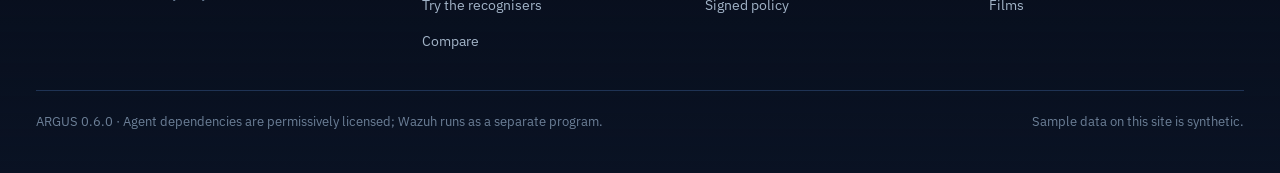
<file: platform.html>
<!doctype html>
<html lang="en">
<head>
<meta charset="utf-8">
<meta name="viewport" content="width=device-width, initial-scale=1, viewport-fit=cover">
<title>Platform · ARGUS</title>
<meta name="description" content="How ARGUS works: Sysmon, the Argus Agent and a browser extension on each laptop, one event file out, Wazuh rules and dashboards on your server.">
<meta name="theme-color" content="#070d1a">
<link rel="icon" href="assets/img/argus.svg" type="image/svg+xml">
<link rel="stylesheet" href="assets/css/fonts.css">
<link rel="stylesheet" href="assets/css/site.css">
</head>
<body data-page="platform">
<a class="skip" href="#main">Skip to content</a>
<header class="top"></header>

<main id="main">
<section class="phero">
  <div class="wrap phero-grid">
    <div>
      <p class="crumbs">ARGUS / Platform</p>
      <h1>One agent on the laptop. <span class="grad">Everything else on your servers.</span></h1>
      <p class="intro">ARGUS doesn't reinvent the endpoint agent. It builds on Microsoft Sysmon for kernel telemetry and Wazuh for collection, rules and dashboards, then adds what they lack: knowing which data is sensitive and where it is going.</p>
    </div>
    <figure data-ffilm="01-what-is-argus"></figure>
  </div>
</section>

<section class="section" style="padding-top:0">
  <div class="wrap">
    <div class="arch" data-reveal>
      <svg id="arch" viewBox="0 0 1200 470" role="img" aria-label="Architecture: sources on the laptop feed the Argus Agent, browser extension and Sysmon; one event file and the Wazuh agent carry events to the Wazuh manager, indexer and dashboards on your server.">
        <rect class="zone" x="10" y="8" width="760" height="454" rx="18"/><text class="zlab" x="30" y="30">ON EVERY LAPTOP</text>
        <rect class="zone" x="800" y="8" width="390" height="454" rx="18"/><text class="zlab" x="820" y="30">ON YOUR SERVER</text>
        <path id="w1" class="wire" d="M230,92 C265,92 265,140 300,140"/>
        <path id="w2" class="wire" d="M230,182 C265,182 265,160 300,160"/>
        <path id="w3" class="wire" d="M230,272 L300,272"/>
        <path id="w4" class="wire" d="M230,392 L300,392"/>
        <path id="w5" class="wire" d="M415,110 L415,84"/>
        <path id="w6" class="wire" d="M530,150 C565,150 565,202 600,202"/>
        <path id="w7" class="wire" d="M530,272 C565,272 565,212 600,212"/>
        <path id="w8" class="wire" d="M530,392 C565,392 565,342 600,342"/>
        <path id="w9" class="wire" d="M675,236 L675,310"/>
        <path id="w10" class="wire" d="M750,342 C800,342 790,162 840,162"/>
        <path id="w11" class="wire" d="M1010,196 L1010,250"/>
        <path id="w12" class="wire" d="M1010,314 L1010,368"/>
        <g class="node" id="n-clip"><rect x="40" y="60" width="190" height="64" rx="12"/><text x="58" y="88">Clipboard + files</text><text class="sub" x="58" y="108">copies and pastes</text></g>
        <g class="node"><rect x="40" y="150" width="190" height="64" rx="12"/><text x="58" y="178">USB drives</text><text class="sub" x="58" y="198">devices and file copies</text></g>
        <g class="node"><rect x="40" y="240" width="190" height="64" rx="12"/><text x="58" y="268">Browser tabs</text><text class="sub" x="58" y="288">sites, pastes, uploads</text></g>
        <g class="node"><rect x="40" y="360" width="190" height="64" rx="12"/><text x="58" y="388">Windows kernel</text><text class="sub" x="58" y="408">process, file, DNS, network</text></g>
        <g class="node argus" id="n-insp"><rect x="300" y="20" width="230" height="64" rx="12"/><text x="318" y="48">Local inspector</text><text class="sub" x="318" y="68">Presidio on 127.0.0.1 only</text></g>
        <g class="node argus" id="n-agent"><rect x="300" y="110" width="230" height="80" rx="12"/><text x="318" y="142">Argus Agent</text><text class="sub" x="318" y="164">clipboard, USB, apps, content</text></g>
        <g class="node argus" id="n-ext"><rect x="300" y="240" width="230" height="64" rx="12"/><text x="318" y="268">Browser extension</text><text class="sub" x="318" y="288">Chrome and Edge, paste guard</text></g>
        <g class="node"><rect x="300" y="360" width="230" height="64" rx="12"/><text x="318" y="388">Sysmon</text><text class="sub" x="318" y="408">kernel telemetry, low noise</text></g>
        <g class="node" id="n-file"><rect x="600" y="172" width="150" height="64" rx="12"/><text x="618" y="200">Event file</text><text class="sub" x="618" y="220">the one path out</text></g>
        <g class="node" id="n-wagent"><rect x="600" y="310" width="150" height="64" rx="12"/><text x="618" y="338">Wazuh agent</text><text class="sub" x="618" y="358">TLS · 1514/tcp</text></g>
        <g class="node" id="n-mgr"><rect x="840" y="120" width="330" height="76" rx="12"/><text x="858" y="150">Wazuh manager</text><text class="sub" x="858" y="172">ARGUS rules 110000–110999, block and approve lists</text></g>
        <g class="node" id="n-idx"><rect x="840" y="250" width="330" height="64" rx="12"/><text x="858" y="278">Indexer</text><text class="sub" x="858" y="298">alerts and events, on your hardware</text></g>
        <g class="node" id="n-dash"><rect x="840" y="368" width="330" height="64" rx="12"/><text x="858" y="396">Dashboards</text><text class="sub" x="858" y="416">Overview · Insider Risk · DLP Events</text></g>
      </svg>
    </div>

    <div class="head-row" style="margin-top:48px">
      <div><p class="kicker">Follow one event</p><h2>From a copied card number to one alert, in six steps.</h2></div>
      <button class="btn" type="button" data-walk-next>Next step <span class="arr" aria-hidden="true">→</span></button>
    </div>
    <div class="walk">
      <div class="card"><div class="walk-steps" data-walk-steps role="group" aria-label="Steps"></div><p class="intro" style="margin-top:6px" data-walk-say aria-live="polite"></p></div>
      <pre class="json" data-walk-json aria-label="What the event looks like at this step"></pre>
    </div>
  </div>
</section>

<section class="section line">
  <div class="wrap">
    <p class="kicker">Design rules</p>
    <h2>Built so the parts never fight.</h2>
    <p class="intro">Ten design rules are checked automatically on every build. These six shape the architecture.</p>
    <div class="cols3">
      <article class="card" data-reveal style="--d:0"><h3>One owner per signal</h3><p>Sysmon owns kernel telemetry; ARGUS never opens a second copy of it.</p></article>
      <article class="card" data-reveal style="--d:1"><h3>One clipboard reader</h3><p>Only the ARGUS user agent reads the clipboard; the browser extension never does.</p></article>
      <article class="card" data-reveal style="--d:2"><h3>One way into Wazuh</h3><p>A single event file, no calls to the Wazuh API, no changes to its configuration.</p></article>
      <article class="card" data-reveal style="--d:0"><h3>No open ports</h3><p>The local inspector listens on 127.0.0.1 only. Nothing on the laptop is reachable from the network.</p></article>
      <article class="card" data-reveal style="--d:1"><h3>One alert per incident</h3><p>Supporting signals add context to an alert instead of raising a second one.</p></article>
      <article class="card" data-reveal style="--d:2"><h3>One enforcer per surface</h3><p>The extension guards the browser; Wazuh responses handle USB and processes.</p></article>
    </div>
  </div>
</section>

<section class="section line">
  <div class="wrap">
    <p class="kicker">Footprint</p>
    <h2>A budget the agent can't exceed.</h2>
    <div class="gauges">
      <div class="gauge card" data-v="0.02" data-reveal><svg viewBox="0 0 160 160" aria-hidden="true"><circle class="track" cx="80" cy="80" r="64"/><circle class="val" cx="80" cy="80" r="64"/><text class="num" x="80" y="86" text-anchor="middle">&lt;2%</text><text class="unit" x="80" y="106" text-anchor="middle">of one core</text></svg><p>CPU budget. A watchdog throttles ARGUS if it ever goes over.</p></div>
      <div class="stat" data-reveal style="--d:1;display:grid;align-content:center"><b data-count="150" data-suf=" MB">150 MB</b><span>RAM budget for the ARGUS agent on each laptop.</span></div>
      <div class="stat" data-reveal style="--d:2;display:grid;align-content:center"><b data-count="0">0</b><span>ports open on the laptop. Events leave through the Wazuh agent only.</span></div>
    </div>
  </div>
</section>

<section class="section line">
  <div class="wrap">
    <div class="sec-film">
      <div><p class="kicker">Proof</p>
      <h2>Numbers you can re-run yourself.</h2>
      <p class="intro">Results from the build of 29 October 2026. Every number comes with the command that produces it.</p></div>
      <figure data-ffilm="10-proof-not-promises"></figure>
    </div>
    <div class="cols3">
      <div class="stat" data-reveal><b data-count="236" data-suf="/236">236/236</b><span>unit and contract tests pass · <code>dotnet test agent/Argus.sln</code></span></div>
      <div class="stat" data-reveal style="--d:1"><b data-count="46">46</b><span>rule test cases, ready for Wazuh replay · <code>python platform/tests/run_golden.py</code></span></div>
      <div class="stat" data-reveal style="--d:2"><b data-count="10" data-suf="/10">10/10</b><span>detections mapped to one alert rule each · <code>argus_rules.xml</code></span></div>
      <div class="stat" data-reveal><b data-count="0">0</b><span>build warnings, with warnings treated as errors · <code>dotnet build</code></span></div>
      <div class="stat" data-reveal style="--d:1"><b data-count="10">10</b><span>design rules checked automatically · <code>check_contract.py</code></span></div>
      <div class="stat" data-reveal style="--d:2"><b data-count="40">40</b><span>third-party components pinned by version and hash · <code>check_pins.py</code></span></div>
    </div>
  </div>
</section>

<section class="section">
  <div class="wrap"><div class="band" data-reveal><h2>See what each detection catches.</h2><div class="cta-row"><a class="btn primary" href="detections.html">Explore the ten detections <span class="arr">→</span></a><a class="btn" href="demo.html">Try it live</a></div></div></div>
</section>
</main>

<footer class="foot"></footer>
<script src="assets/js/data.js"></script>
<script src="assets/js/site.js"></script>
<script src="assets/js/pages.js"></script>
</body>
</html>
</file>
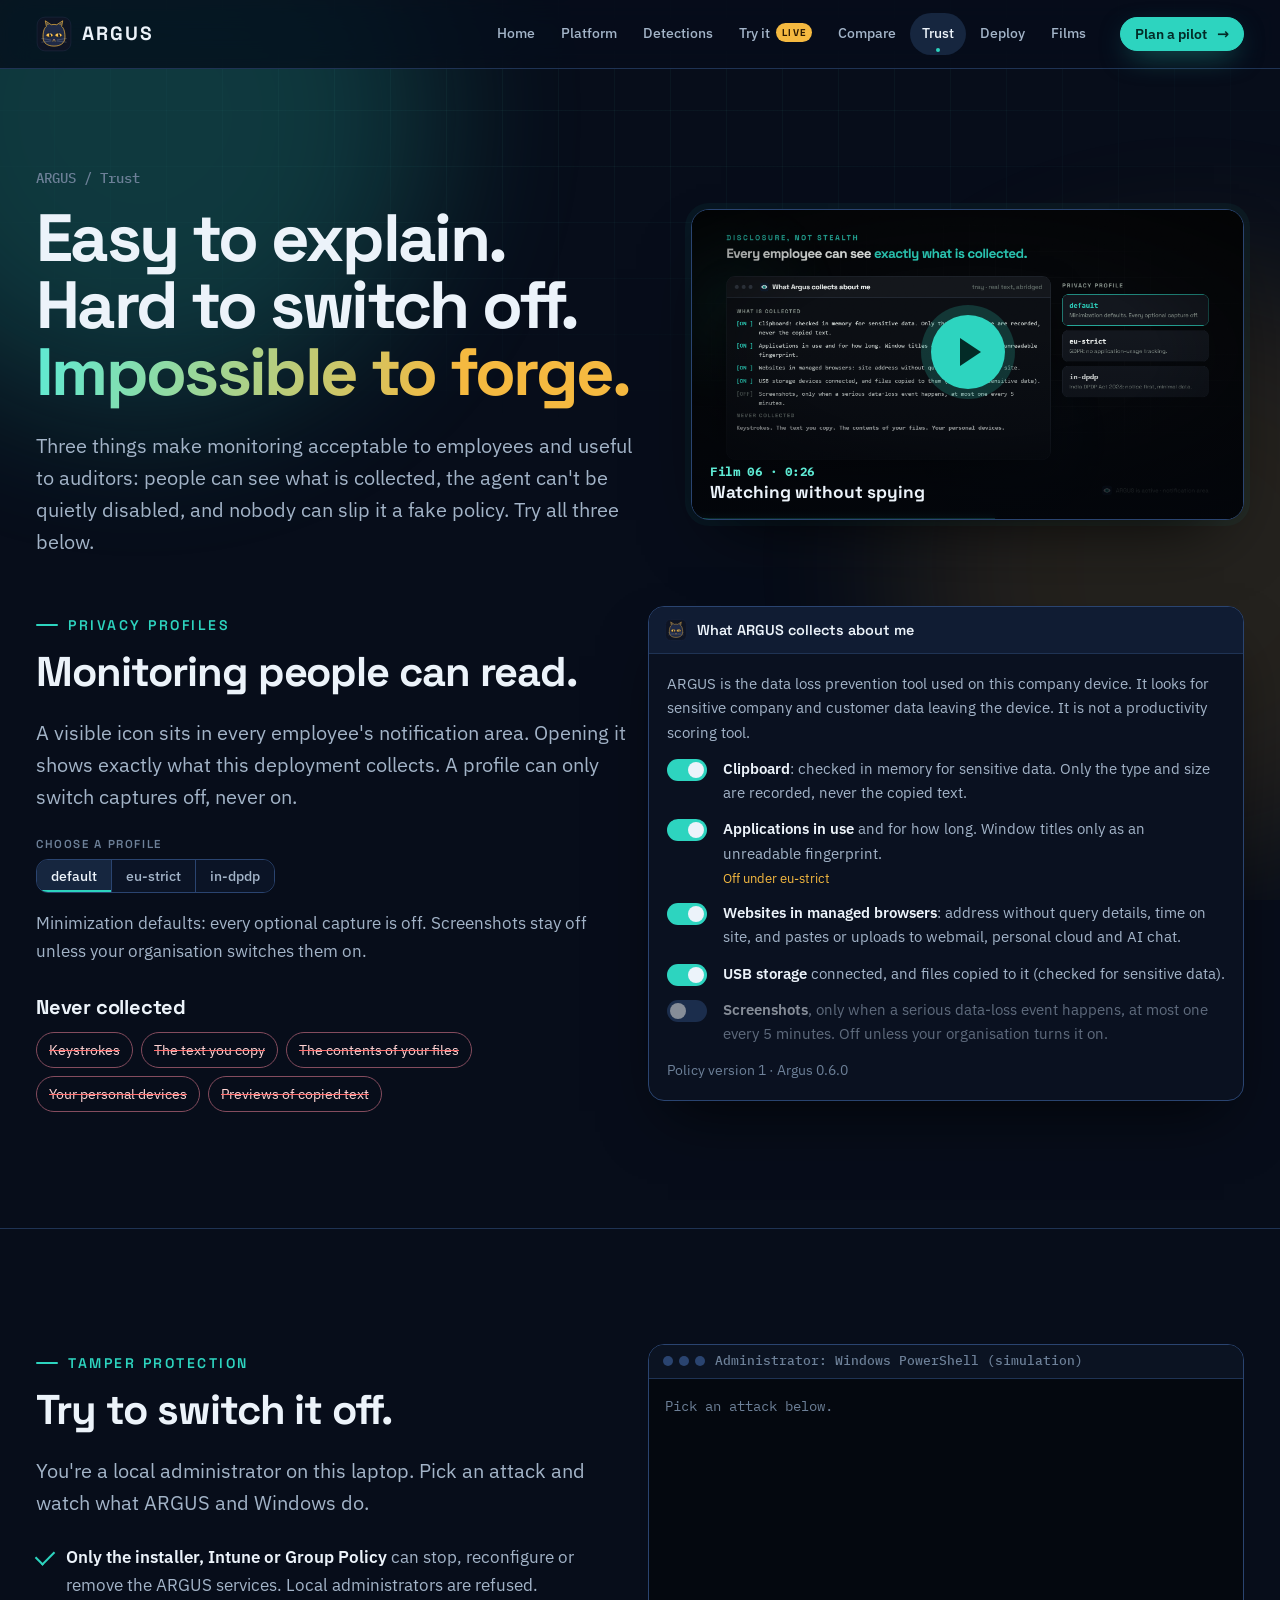
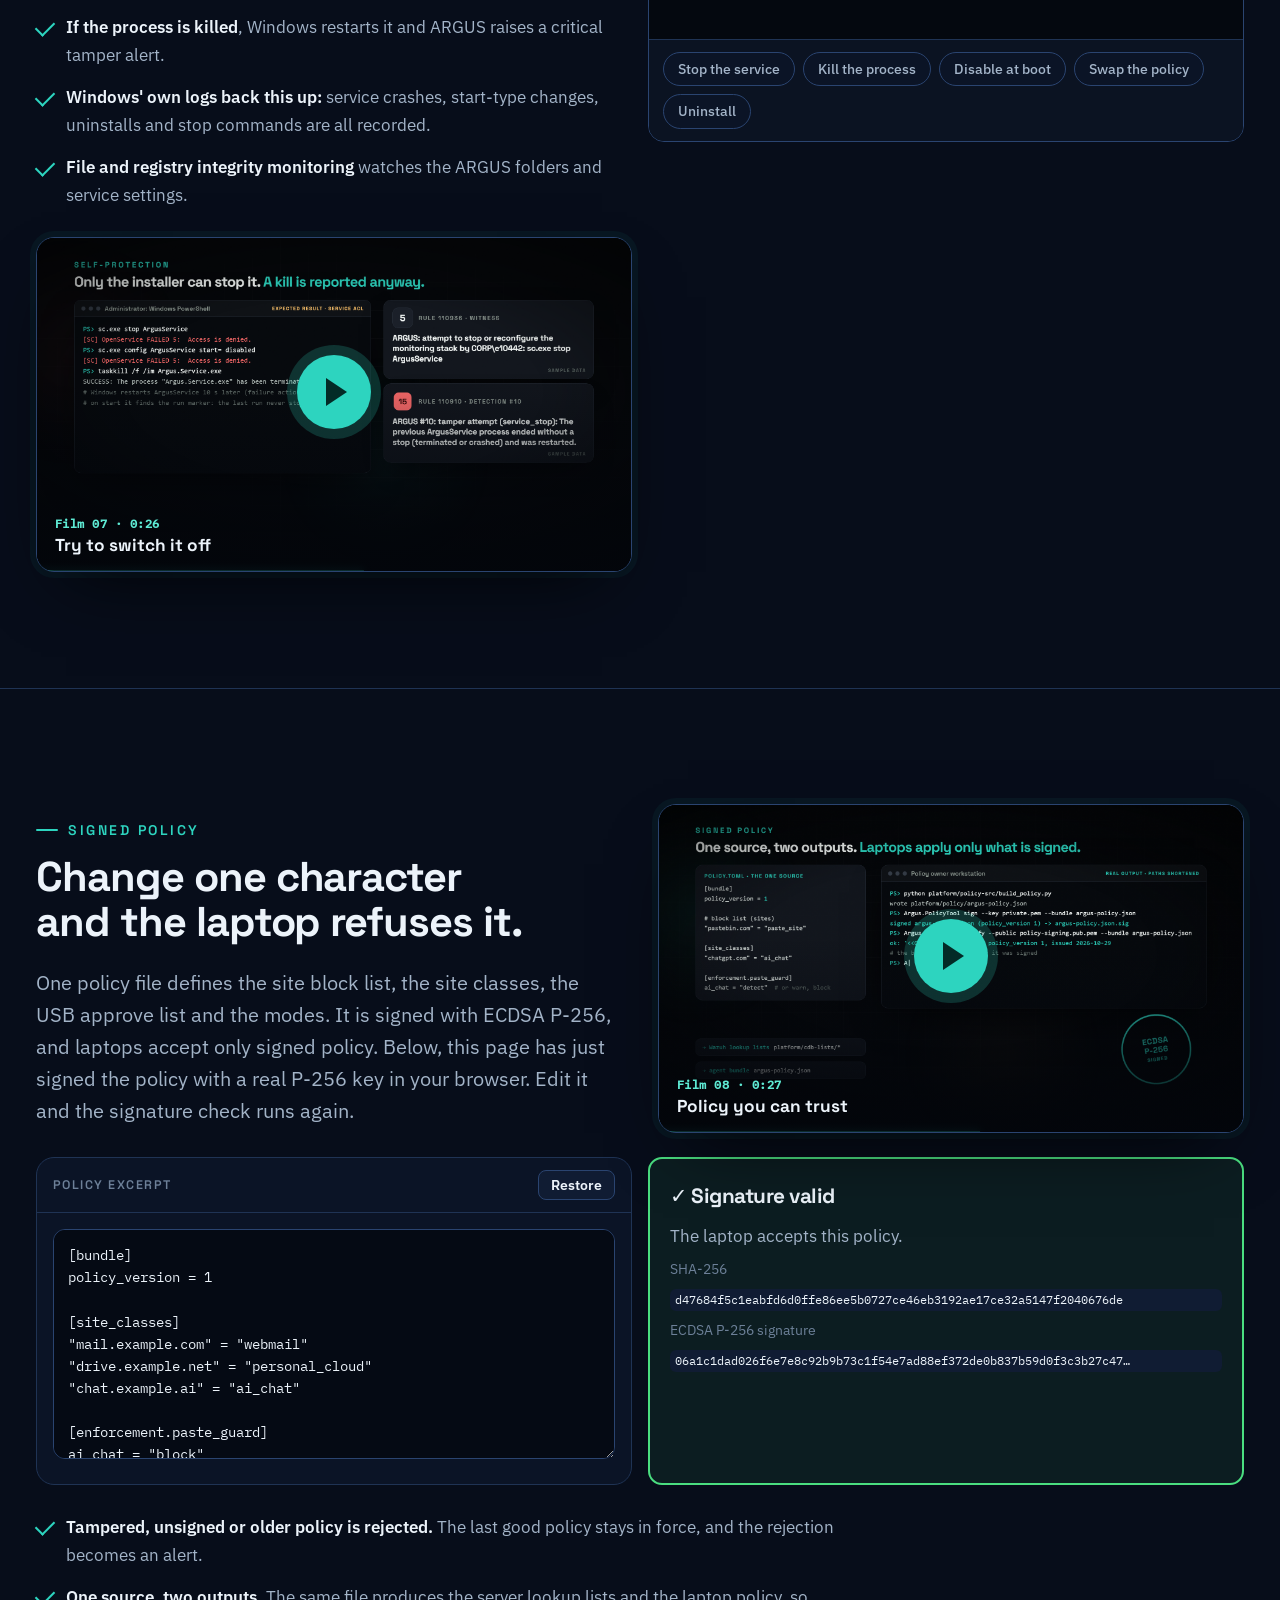
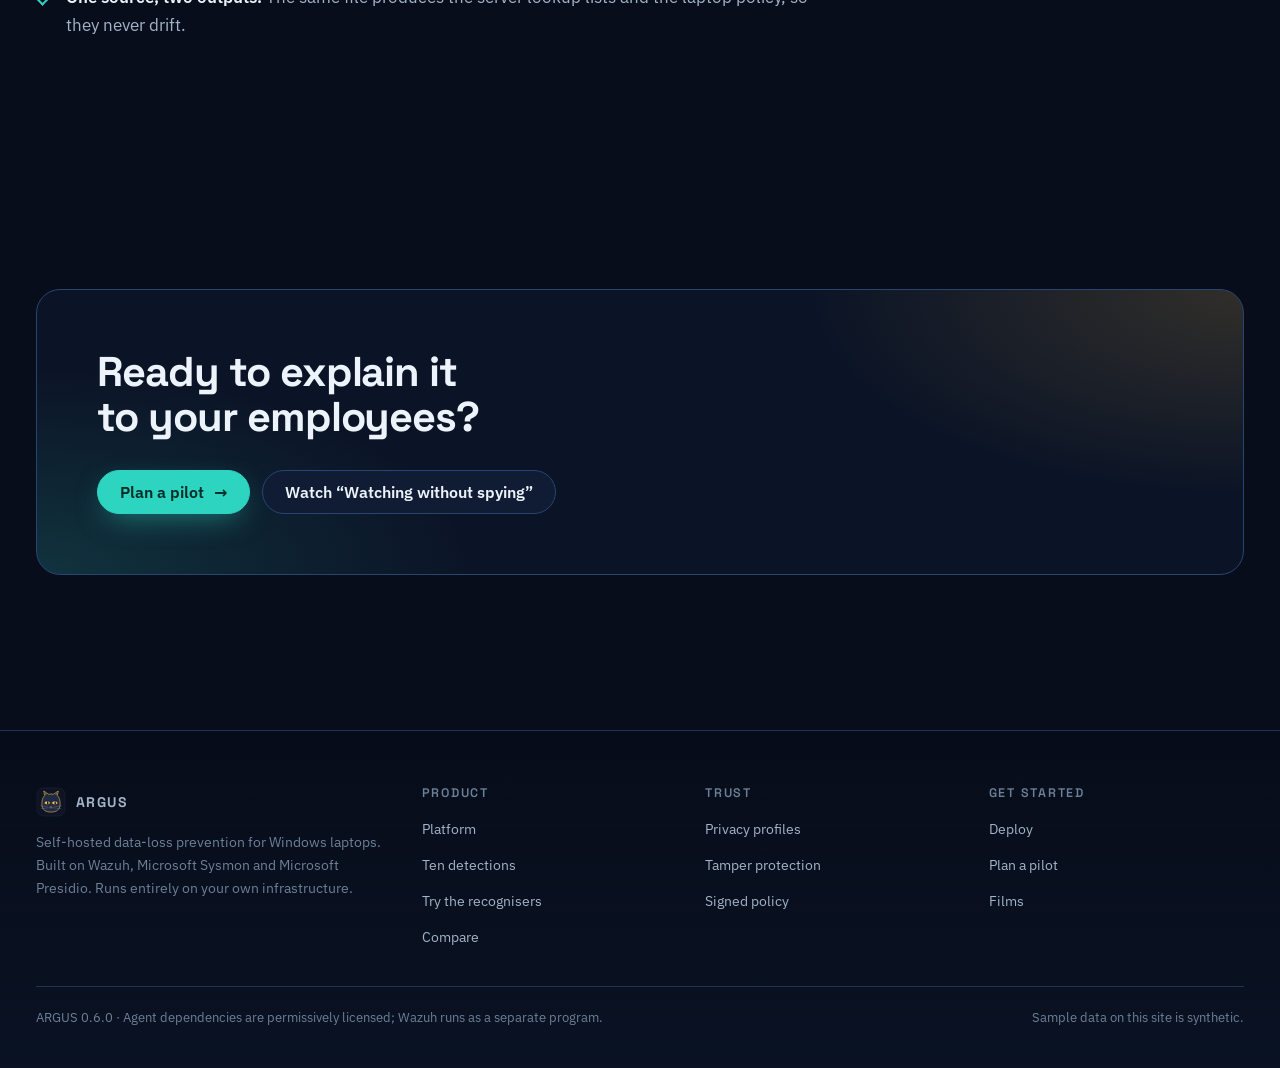
<file: trust.html>
<!doctype html>
<html lang="en">
<head>
<meta charset="utf-8">
<meta name="viewport" content="width=device-width, initial-scale=1, viewport-fit=cover">
<title>Trust · ARGUS</title>
<meta name="description" content="Privacy profiles, tamper protection and signed policy in ARGUS. Switch profiles, try to stop the service, and forge a policy to see what happens.">
<meta name="theme-color" content="#070d1a">
<link rel="icon" href="assets/img/argus.svg" type="image/svg+xml">
<link rel="stylesheet" href="assets/css/fonts.css">
<link rel="stylesheet" href="assets/css/site.css">
</head>
<body data-page="trust">
<a class="skip" href="#main">Skip to content</a>
<header class="top"></header>

<main id="main">
<section class="phero">
  <div class="wrap phero-grid">
    <div>
      <p class="crumbs">ARGUS / Trust</p>
      <h1>Easy to explain. Hard to switch off. <span class="grad">Impossible to forge.</span></h1>
      <p class="intro">Three things make monitoring acceptable to employees and useful to auditors: people can see what is collected, the agent can't be quietly disabled, and nobody can slip it a fake policy. Try all three below.</p>
    </div>
    <figure data-ffilm="06-watching-without-spying"></figure>
  </div>
</section>

<section class="section" id="privacy" style="padding-top:0">
  <div class="wrap">
    <div class="cols2" style="align-items:start;margin-top:0">
      <div>
        <p class="kicker">Privacy profiles</p>
        <h2>Monitoring people can read.</h2>
        <p class="intro">A visible icon sits in every employee's notification area. Opening it shows exactly what this deployment collects. A profile can only switch captures off, never on.</p>
        <div class="ctrl" style="margin-top:26px"><span>Choose a profile</span>
          <div class="seg" data-profile role="group" aria-label="Privacy profile"><button type="button" data-v="default">default</button><button type="button" data-v="eu-strict">eu-strict</button><button type="button" data-v="in-dpdp">in-dpdp</button></div>
        </div>
        <p class="muted" style="margin-top:16px" data-profile-note aria-live="polite"></p>
        <h3 style="margin-top:30px">Never collected</h3>
        <div class="never" style="margin-top:12px"><span>Keystrokes</span><span>The text you copy</span><span>The contents of your files</span><span>Your personal devices</span><span>Previews of copied text</span></div>
      </div>
      <div class="tray" data-reveal>
        <div class="tray-h"><img src="assets/img/argus.svg" alt="">What ARGUS collects about me</div>
        <div class="tray-b">
          <p>ARGUS is the data loss prevention tool used on this company device. It looks for sensitive company and customer data leaving the device. It is not a productivity scoring tool.</p>
          <p class="small" data-notice hidden style="color:var(--gold);margin:0">You were told about this monitoring before it started (DPDP notice).</p>
          <div class="cap" data-cap="clip"><span class="sw" aria-hidden="true"></span><span><b>Clipboard</b>: checked in memory for sensitive data. Only the type and size are recorded, never the copied text.</span></div>
          <div class="cap" data-cap="apps"><span class="sw" aria-hidden="true"></span><span><b>Applications in use</b> and for how long. Window titles only as an unreadable fingerprint.<span class="why" data-only="eu">Off under eu-strict</span></span></div>
          <div class="cap" data-cap="web"><span class="sw" aria-hidden="true"></span><span><b>Websites in managed browsers</b>: address without query details, time on site, and pastes or uploads to webmail, personal cloud and AI chat.</span></div>
          <div class="cap" data-cap="usb"><span class="sw" aria-hidden="true"></span><span><b>USB storage</b> connected, and files copied to it (checked for sensitive data).</span></div>
          <div class="cap" data-cap="screens"><span class="sw" aria-hidden="true"></span><span><b>Screenshots</b>, only when a serious data-loss event happens, at most one every 5 minutes. Off unless your organisation turns it on.</span></div>
          <p class="small" style="margin:0">Policy version 1 · Argus 0.6.0</p>
        </div>
      </div>
    </div>
  </div>
</section>

<section class="section line" id="tamper">
  <div class="wrap">
    <div class="cols2" style="align-items:start;margin-top:0">
      <div>
        <p class="kicker">Tamper protection</p>
        <h2>Try to switch it off.</h2>
        <p class="intro">You're a local administrator on this laptop. Pick an attack and watch what ARGUS and Windows do.</p>
        <ul class="ticks" style="margin-top:24px">
          <li><b>Only the installer, Intune or Group Policy</b> can stop, reconfigure or remove the ARGUS services. Local administrators are refused.</li>
          <li><b>If the process is killed</b>, Windows restarts it and ARGUS raises a critical tamper alert.</li>
          <li><b>Windows' own logs back this up:</b> service crashes, start-type changes, uninstalls and stop commands are all recorded.</li>
          <li><b>File and registry integrity monitoring</b> watches the ARGUS folders and service settings.</li>
        </ul>
        <figure data-ffilm="07-try-to-switch-it-off" style="margin-top:28px"></figure>
      </div>
      <div class="term" data-reveal>
        <div class="term-h"><span class="dots" aria-hidden="true"><i></i><i></i><i></i></span>Administrator: Windows PowerShell (simulation)</div>
        <div class="term-b" data-term aria-live="polite"><span class="faint">Pick an attack below.</span><br><br></div>
        <div class="attacks">
          <button class="chip" type="button" data-attack="stop">Stop the service</button>
          <button class="chip" type="button" data-attack="kill">Kill the process</button>
          <button class="chip" type="button" data-attack="disable">Disable at boot</button>
          <button class="chip" type="button" data-attack="policy">Swap the policy</button>
          <button class="chip" type="button" data-attack="uninstall">Uninstall</button>
        </div>
      </div>
    </div>
  </div>
</section>

<section class="section line" id="signed">
  <div class="wrap">
    <div class="sec-film">
      <div><p class="kicker">Signed policy</p>
      <h2>Change one character and the laptop refuses it.</h2>
      <p class="intro">One policy file defines the site block list, the site classes, the USB approve list and the modes. It is signed with ECDSA P-256, and laptops accept only signed policy. Below, this page has just signed the policy with a real P-256 key in your browser. Edit it and the signature check runs again.</p></div>
      <figure data-ffilm="08-policy-you-can-trust"></figure>
    </div>
    <div class="sig">
      <div class="panel">
        <div class="panel-h"><span>Policy excerpt</span><button class="copy" type="button" data-restore>Restore</button></div>
        <div class="panel-b"><textarea id="policy" spellcheck="false" aria-label="Policy text">[bundle]
policy_version = 1

[site_classes]
"mail.example.com" = "webmail"
"drive.example.net" = "personal_cloud"
"chat.example.ai" = "ai_chat"

[enforcement.paste_guard]
ai_chat = "block"
webmail = "warn"
personal_cloud = "warn"</textarea></div>
      </div>
      <div class="seal" data-seal aria-live="polite"><h4>Signing…</h4></div>
    </div>
    <ul class="ticks" style="margin-top:28px;max-width:80ch">
      <li><b>Tampered, unsigned or older policy is rejected.</b> The last good policy stays in force, and the rejection becomes an alert.</li>
      <li><b>One source, two outputs.</b> The same file produces the server lookup lists and the laptop policy, so they never drift.</li>
    </ul>
  </div>
</section>

<section class="section">
  <div class="wrap"><div class="band" data-reveal><h2>Ready to explain it to your employees?</h2><div class="cta-row"><a class="btn primary" href="deploy.html#pilot">Plan a pilot <span class="arr">→</span></a><a class="btn" href="films.html#film-06">Watch “Watching without spying”</a></div></div></div>
</section>
</main>

<footer class="foot"></footer>
<script src="assets/js/data.js"></script>
<script src="assets/js/site.js"></script>
<script src="assets/js/pages.js"></script>
</body>
</html>
</file>
<file: assets/css/fonts.css>
/* ARGUS showcase fonts: Space Grotesk, IBM Plex Sans, IBM Plex Mono (SIL Open Font License 1.1).
   Latin subset, embedded as data URIs so the page works offline. Generated; see assets/fonts/README.md. */
@font-face {
  font-family: 'Space Grotesk';
  font-style: normal;
  font-weight: 400 700;
  font-display: swap;
  src: url([data-uri]) format('woff2');
}
@font-face {
  font-family: 'IBM Plex Sans';
  font-style: normal;
  font-weight: 400;
  font-stretch: 100%;
  font-display: swap;
  src: url([data-uri]) format('woff2');
}
@font-face {
  font-family: 'IBM Plex Sans';
  font-style: normal;
  font-weight: 500;
  font-stretch: 100%;
  font-display: swap;
  src: url([data-uri]) format('woff2');
}
@font-face {
  font-family: 'IBM Plex Sans';
  font-style: normal;
  font-weight: 600;
  font-stretch: 100%;
  font-display: swap;
  src: url([data-uri]) format('woff2');
}
@font-face {
  font-family: 'IBM Plex Mono';
  font-style: normal;
  font-weight: 400;
  font-display: swap;
  src: url([data-uri]) format('woff2');
}
@font-face {
  font-family: 'IBM Plex Mono';
  font-style: normal;
  font-weight: 500;
  font-display: swap;
  src: url([data-uri]) format('woff2');
}
</file>
<file: assets/css/site.css>
/* ============================================================================
   ARGUS site: one dark, deliberate theme for every page.
   Navy base, teal for the product, gold for the watchful cat, red/amber only
   for alert levels. Motion is decoration on top of complete static content and
   switches off under prefers-reduced-motion.
   ========================================================================== */
:root {
  color-scheme: dark;
  --bg: #070d1a;
  --bg-2: #0b1426;
  --surf: #101c33;
  --surf-2: #16263f;
  --line: #1f3354;
  --line-2: #2a4470;
  --fg: #ecf3fa;
  --muted: #a3b4c8;
  --faint: #6d8098;
  --accent: #2dd4bf;
  --accent-2: #5eead4;
  --accent-ink: #032b27;
  --gold: #f5b940;
  --gold-ink: #2a1800;
  --l15: #ff6b6b;
  --l12: #ff9a52;
  --l8: #ffc46b;
  --l5: #8fb3ff;
  --l3: #9aa9bd;
  --ok: #4ade80;
  --display: 'Space Grotesk', 'Segoe UI', system-ui, sans-serif;
  --body: 'IBM Plex Sans', 'Segoe UI', system-ui, sans-serif;
  --mono: 'IBM Plex Mono', Consolas, 'Cascadia Mono', monospace;
  --step--1: 0.875rem;
  --step-0: 1.0625rem;
  --step-1: 1.25rem;
  --step-2: clamp(1.7rem, 1.2rem + 1.8vw, 2.6rem);
  --step-3: clamp(2.4rem, 1.4rem + 4.2vw, 5rem);
  --radius: 16px;
  --gutter: max(16px, env(safe-area-inset-left, 0px));
  --gutter-r: max(16px, env(safe-area-inset-right, 0px));
  --ease: cubic-bezier(.2, .8, .2, 1);
}

* { box-sizing: border-box; }
html { scroll-padding-top: 90px; -webkit-text-size-adjust: 100%; }
@media (prefers-reduced-motion: no-preference) { html { scroll-behavior: smooth; } }
body {
  margin: 0; background: var(--bg); color: var(--fg); min-height: 100vh;
  font: 400 var(--step-0)/1.65 var(--body);
  -webkit-font-smoothing: antialiased; text-rendering: optimizeLegibility; overflow-x: hidden;
}
img, video, svg, canvas { max-width: 100%; }
a { color: var(--accent); text-underline-offset: 3px; }
:focus-visible { outline: 2px solid var(--accent); outline-offset: 3px; border-radius: 6px; }
code { font-family: var(--mono); font-size: 0.9em; color: var(--fg); background: var(--surf); padding: 0.1em 0.4em; border-radius: 6px; }
h1, h2, h3, h4 { font-family: var(--display); font-weight: 700; letter-spacing: -0.025em; text-wrap: balance; margin: 0; }
h1 { font-size: var(--step-3); line-height: 1; letter-spacing: -0.04em; }
h2 { font-size: var(--step-2); line-height: 1.08; max-width: 26ch; }
h3 { font-size: var(--step-1); line-height: 1.25; letter-spacing: -0.01em; }
p { margin: 0; }
.wrap { max-width: 1240px; margin: 0 auto; padding-left: var(--gutter); padding-right: var(--gutter-r); }
.skip { position: absolute; left: -999px; top: 8px; background: var(--accent); color: var(--accent-ink); padding: 8px 14px; border-radius: 8px; z-index: 100; }
.skip:focus { left: 16px; }
.mono { font-family: var(--mono); font-variant-numeric: tabular-nums; }
.muted { color: var(--muted); }
.faint { color: var(--faint); }
.small { font-size: var(--step--1); color: var(--faint); }

/* ---- page-wide ambience: a faint grid and two slow orbs ---- */
.ambient { position: fixed; inset: 0; z-index: -1; pointer-events: none; overflow: hidden; }
.ambient::before { content: ""; position: absolute; inset: -2px;
  background-image: linear-gradient(rgba(94, 234, 212, .045) 1px, transparent 1px), linear-gradient(90deg, rgba(94, 234, 212, .045) 1px, transparent 1px);
  background-size: 56px 56px; mask-image: radial-gradient(80% 60% at 50% 0%, #000 30%, transparent 80%); }
.orb { position: absolute; width: 46vw; height: 46vw; border-radius: 50%; filter: blur(80px); opacity: .22; }
.orb.a { background: var(--accent); left: -12vw; top: -14vw; }
.orb.b { background: var(--gold); right: -16vw; top: 30vh; opacity: .12; }
@media (prefers-reduced-motion: no-preference) {
  .orb.a { animation: drift 26s ease-in-out infinite alternate; }
  .orb.b { animation: drift 32s ease-in-out infinite alternate-reverse; }
}
@keyframes drift { to { transform: translate(8vw, 6vh) scale(1.1); } }

/* ---- cross-page transitions (supporting browsers) ---- */
@view-transition { navigation: auto; }
::view-transition-old(root) { animation: vt-out .22s var(--ease) both; }
::view-transition-new(root) { animation: vt-in .32s var(--ease) both; }
@keyframes vt-out { to { opacity: 0; transform: translateY(-8px); } }
@keyframes vt-in { from { opacity: 0; transform: translateY(10px); } }
.top { view-transition-name: site-top; }
@media (prefers-reduced-motion: reduce) { ::view-transition-old(root), ::view-transition-new(root) { animation: none; } }

/* ---- header ---- */
body::before { content: ""; position: fixed; inset: 0 0 auto; height: env(safe-area-inset-top, 0px); background: var(--bg); z-index: 60; }
.top { position: sticky; top: env(safe-area-inset-top, 0px); z-index: 50; background: color-mix(in srgb, var(--bg) 78%, transparent);
  backdrop-filter: blur(14px) saturate(140%); -webkit-backdrop-filter: blur(14px) saturate(140%); border-bottom: 1px solid var(--line); }
.top-in { display: flex; align-items: center; gap: 22px; min-height: 68px; }
.brand { display: flex; align-items: center; gap: 10px; text-decoration: none; color: var(--fg); font: 700 1.2rem/1 var(--display); letter-spacing: .1em; flex: none; }
.brand img { display: block; transition: transform .4s var(--ease); }
.brand:hover img { transform: rotate(-8deg) scale(1.06); }
.nav { display: flex; gap: 2px; margin-left: auto; align-items: center; }
.nav a { position: relative; color: var(--muted); text-decoration: none; font-size: var(--step--1); font-weight: 500; padding: 9px 12px; border-radius: 999px; white-space: nowrap; transition: color .2s, background .2s; }
.nav a:hover { color: var(--fg); background: var(--surf); }
.nav a[aria-current="page"] { color: var(--fg); background: var(--surf-2); }
.nav a[aria-current="page"]::after { content: ""; position: absolute; left: 50%; bottom: 3px; width: 4px; height: 4px; margin-left: -2px; border-radius: 50%; background: var(--accent); }
.nav .live { font: 700 .62rem/1 var(--display); letter-spacing: .12em; text-transform: uppercase; color: var(--gold-ink); background: var(--gold); border-radius: 999px; padding: 3px 6px; margin-left: 6px; vertical-align: 2px; }
.top-cta { flex: none; }
.menu-btn { display: none; margin-left: auto; width: 44px; height: 44px; border-radius: 12px; border: 1px solid var(--line); background: var(--surf); color: var(--fg); cursor: pointer; }
.menu-btn span, .menu-btn span::before, .menu-btn span::after { display: block; width: 18px; height: 2px; background: currentColor; border-radius: 2px; margin: 0 auto; position: relative; transition: transform .25s var(--ease), background .25s; }
.menu-btn span::before, .menu-btn span::after { content: ""; position: absolute; left: 0; }
.menu-btn span::before { top: -6px; } .menu-btn span::after { top: 6px; }
.menu-open .menu-btn span { background: transparent; }
.menu-open .menu-btn span::before { transform: translateY(6px) rotate(45deg); }
.menu-open .menu-btn span::after { transform: translateY(-6px) rotate(-45deg); }
@media (max-width: 1080px) {
  .menu-btn { display: block; }
  .top-cta { display: none; }
  .nav { position: fixed; left: 0; right: 0; top: calc(68px + env(safe-area-inset-top, 0px)); flex-direction: column; align-items: stretch; gap: 4px;
    padding: 14px var(--gutter-r) 22px var(--gutter); background: color-mix(in srgb, var(--bg) 96%, transparent); border-bottom: 1px solid var(--line);
    transform: translateY(-8px); opacity: 0; visibility: hidden; transition: transform .25s var(--ease), opacity .25s, visibility .25s; max-height: calc(100vh - 68px); overflow-y: auto; }
  .menu-open .nav { transform: none; opacity: 1; visibility: visible; }
  .nav a { font-size: 1.05rem; padding: 12px 14px; border-radius: 12px; }
  .nav a[aria-current="page"]::after { left: 6px; top: 50%; bottom: auto; margin: -2px 0 0; }
}

/* ---- buttons ---- */
.btn { position: relative; display: inline-flex; align-items: center; gap: 10px; padding: 13px 22px; border-radius: 999px; font: 600 1rem/1 var(--body);
  text-decoration: none; color: var(--fg); border: 1px solid var(--line-2); background: var(--surf); cursor: pointer; transition: transform .25s var(--ease), border-color .2s, box-shadow .25s; }
.btn:hover { border-color: var(--accent); transform: translateY(-1px); }
.btn.primary { background: var(--accent); color: var(--accent-ink); border-color: var(--accent); box-shadow: 0 10px 30px -10px rgba(45, 212, 191, .6); }
.btn.primary:hover { box-shadow: 0 14px 40px -10px rgba(45, 212, 191, .8); }
.btn.gold { background: var(--gold); color: var(--gold-ink); border-color: var(--gold); }
.btn.small { padding: 9px 14px; font-size: .9rem; }
.btn .arr { transition: transform .25s var(--ease); }
.btn:hover .arr { transform: translateX(3px); }
.cta-row { display: flex; flex-wrap: wrap; gap: 12px; margin-top: 30px; }

/* ---- sections and type ---- */
.section { padding-block: clamp(64px, 9vw, 120px); position: relative; }
.section.line { border-top: 1px solid var(--line); }
.kicker { font: 600 var(--step--1)/1.3 var(--display); letter-spacing: .18em; text-transform: uppercase; color: var(--accent); margin-bottom: 16px; display: inline-flex; align-items: center; gap: 10px; }
.kicker::before { content: ""; width: 22px; height: 2px; background: currentColor; border-radius: 2px; }
.kicker.gold { color: var(--gold); }
.intro { color: var(--muted); max-width: 68ch; font-size: var(--step-1); line-height: 1.6; margin-top: 22px; }
.grad { background: linear-gradient(100deg, var(--accent-2), var(--gold) 70%); -webkit-background-clip: text; background-clip: text; color: transparent; }
.head-row { display: flex; flex-wrap: wrap; justify-content: space-between; align-items: end; gap: 20px; }

/* page hero (inner pages) */
.phero { padding-block: clamp(56px, 8vw, 104px) clamp(28px, 4vw, 48px); position: relative; }
.phero h1 { font-size: clamp(2.2rem, 1.3rem + 3.6vw, 4.2rem); max-width: 20ch; }
.phero .intro { margin-top: 24px; }
.crumbs { font: 500 var(--step--1)/1 var(--mono); color: var(--faint); margin-bottom: 20px; }

/* ---- reveal on scroll ---- */
@media (prefers-reduced-motion: no-preference) {
  .js [data-reveal] { opacity: 0; transform: translateY(22px); transition: opacity .7s var(--ease), transform .7s var(--ease); transition-delay: calc(var(--d, 0) * 80ms); }
  .js [data-reveal].in { opacity: 1; transform: none; }
}

/* ---- cards with a cursor spotlight ---- */
.card { position: relative; padding: 26px; border-radius: var(--radius); background: linear-gradient(180deg, var(--bg-2), color-mix(in srgb, var(--bg-2) 70%, var(--bg)));
  border: 1px solid var(--line); min-width: 0; overflow: hidden; isolation: isolate; }
.card::before { content: ""; position: absolute; inset: 0; z-index: -1; opacity: 0; transition: opacity .3s;
  background: radial-gradient(420px circle at var(--mx, 50%) var(--my, 50%), rgba(45, 212, 191, .12), transparent 60%); }
.card:hover::before { opacity: 1; }
.card h3 { margin-bottom: 10px; }
.card p { color: var(--muted); }
.card b { color: var(--fg); font-weight: 600; }
a.card { display: block; text-decoration: none; color: inherit; transition: transform .3s var(--ease), border-color .3s; }
a.card:hover { transform: translateY(-3px); border-color: var(--line-2); }
.cols2, .cols3, .cols4 { display: grid; gap: 16px; margin-top: 36px; }
.cols2 { grid-template-columns: repeat(2, minmax(0, 1fr)); }
.cols3 { grid-template-columns: repeat(3, minmax(0, 1fr)); }
.cols4 { grid-template-columns: repeat(4, minmax(0, 1fr)); }
.plain { margin: 0; padding-left: 1.1em; color: var(--muted); display: grid; gap: 8px; }
.plain li::marker { color: var(--accent); }
.ticks { list-style: none; margin: 0; padding: 0; display: grid; gap: 14px; }
.ticks li { position: relative; padding-left: 30px; color: var(--muted); }
.ticks li::before { content: ""; position: absolute; left: 0; top: .45em; width: 16px; height: 9px; border-left: 2px solid var(--accent); border-bottom: 2px solid var(--accent); transform: rotate(-45deg); }
.ticks b { color: var(--fg); font-weight: 600; }
.pill { display: inline-flex; align-items: center; gap: 6px; border: 1px solid var(--line-2); border-radius: 999px; padding: 3px 10px; font-size: .78rem; color: var(--muted); background: var(--bg-2); }
.lvl { display: inline-grid; place-items: center; min-width: 34px; height: 26px; padding: 0 7px; border-radius: 8px; font: 700 .82rem/1 var(--display); font-variant-numeric: tabular-nums; }
.lvl.l15 { background: var(--l15); color: #2a0606; } .lvl.l12 { background: var(--l12); color: #2a1104; } .lvl.l8 { background: var(--l8); color: #2a1c04; }
.lvl.l5 { background: var(--l5); color: #08163a; } .lvl.l3 { background: var(--l3); color: #10161f; }

/* ---- tables ---- */
.table-scroll { overflow-x: auto; margin-top: 32px; border: 1px solid var(--line); border-radius: var(--radius); background: var(--bg-2); }
.det { width: 100%; border-collapse: collapse; font-size: var(--step--1); min-width: 640px; }
.det caption { text-align: left; padding: 14px 16px; color: var(--muted); border-bottom: 1px solid var(--line); }
.det th { text-align: left; font: 600 .74rem/1.2 var(--display); letter-spacing: .12em; text-transform: uppercase; color: var(--faint); padding: 12px 16px; border-bottom: 1px solid var(--line); }
.det td, .det tbody th { padding: 13px 16px; border-bottom: 1px solid var(--line); vertical-align: top; color: var(--muted); }
.det tbody th { color: var(--fg); font: 500 var(--step--1)/1.4 var(--body); letter-spacing: 0; text-transform: none; }
.det tr:last-child td, .det tr:last-child th { border-bottom: 0; }

/* ---- home hero ---- */
.hero { position: relative; padding-block: clamp(40px, 6vw, 80px) 40px; overflow: hidden; }
.hero-grid { display: grid; grid-template-columns: minmax(0, 1.15fr) minmax(0, .85fr); gap: 32px; align-items: center; }
.hero h1 { max-width: 13ch; }
.hero .lede { font-size: var(--step-1); line-height: 1.6; color: var(--muted); max-width: 56ch; margin-top: 26px; }
.eyebrow { display: inline-flex; align-items: center; gap: 10px; font: 600 .8rem/1 var(--display); letter-spacing: .16em; text-transform: uppercase; color: var(--accent);
  border: 1px solid color-mix(in srgb, var(--accent) 40%, transparent); background: color-mix(in srgb, var(--accent) 8%, transparent); padding: 8px 14px; border-radius: 999px; margin-bottom: 26px; }
.eyebrow i { width: 7px; height: 7px; border-radius: 50%; background: var(--accent); box-shadow: 0 0 0 0 rgba(45, 212, 191, .6); }
@media (prefers-reduced-motion: no-preference) { .eyebrow i { animation: ping 2s infinite; } }
@keyframes ping { 70% { box-shadow: 0 0 0 10px rgba(45, 212, 191, 0); } 100% { box-shadow: 0 0 0 0 rgba(45, 212, 191, 0); } }
/* live ticker */
.ticker { margin-top: 44px; border-block: 1px solid var(--line); background: color-mix(in srgb, var(--bg-2) 70%, transparent); overflow: hidden; position: relative; }
.ticker::before, .ticker::after { content: ""; position: absolute; top: 0; bottom: 0; width: 90px; z-index: 2; pointer-events: none; }
.ticker::before { width: 190px; }
.ticker::before { left: 0; background: linear-gradient(90deg, var(--bg) 55%, transparent); }
.ticker::after { right: 0; background: linear-gradient(-90deg, var(--bg), transparent); }
.ticker-lab { position: absolute; left: 16px; top: 50%; transform: translateY(-50%); z-index: 3; font: 700 .66rem/1 var(--display); letter-spacing: .16em; text-transform: uppercase; color: var(--gold-ink); background: var(--gold); padding: 5px 8px; border-radius: 6px; }
.ticker-track { display: flex; width: max-content; }
.ticker-set { display: flex; gap: 12px; padding: 14px 12px 14px 0; flex: none; }
@media (prefers-reduced-motion: no-preference) { .ticker-track { animation: marquee 80s linear infinite; } }
@keyframes marquee { to { transform: translateX(-50%); } }
.tick { display: inline-flex; align-items: center; gap: 10px; padding: 8px 14px; border-radius: 12px; background: var(--surf); border: 1px solid var(--line); font: 500 .86rem/1 var(--body); color: var(--muted); white-space: nowrap; }
.tick .lvl { height: 22px; min-width: 28px; font-size: .74rem; }
.tick b { color: var(--fg); font-weight: 500; }
.tick .arrow { color: var(--faint); }
.tick .did { color: var(--accent-2); font-weight: 600; }
.tick .who { font: 500 .74rem/1 var(--mono); color: var(--faint); padding-left: 10px; border-left: 1px solid var(--line-2); }

/* stats */
.stats { display: grid; grid-template-columns: repeat(6, minmax(0, 1fr)); gap: 12px; margin-top: 36px; }
.stat { padding: 20px 18px; border-radius: var(--radius); border: 1px solid var(--line); background: var(--bg-2); min-width: 0; }
.stat b { display: block; font: 700 clamp(1.8rem, 1.2rem + 1.6vw, 2.6rem)/1 var(--display); letter-spacing: -.04em; color: var(--accent); font-variant-numeric: tabular-nums; }
.stat span { display: block; margin-top: 10px; color: var(--muted); font-size: var(--step--1); line-height: 1.4; }
.stat.gold b { color: var(--gold); }

/* why-now data */
.why { display: grid; grid-template-columns: repeat(4, minmax(0, 1fr)); gap: 16px; margin-top: 36px; }
.why .card b.big { display: block; font: 700 clamp(2rem, 1.4rem + 2vw, 3rem)/1 var(--display); letter-spacing: -.04em; color: var(--fg); margin-bottom: 12px; }
.why .card b.big.red { color: var(--l15); } .why .card b.big.gold { color: var(--gold); }
.src { display: block; margin-top: 14px; font-size: .78rem; color: var(--faint); }
.src a { color: var(--faint); }

/* page teasers */
.teasers { display: grid; grid-template-columns: repeat(3, minmax(0, 1fr)); gap: 16px; margin-top: 36px; }
.teaser { display: grid; gap: 12px; align-content: start; min-height: 220px; }
.teaser .ico { width: 46px; height: 46px; border-radius: 12px; display: grid; place-items: center; background: var(--surf-2); border: 1px solid var(--line-2); color: var(--accent); }
.teaser .ico svg { width: 24px; height: 24px; }
.teaser .go { margin-top: auto; font: 600 var(--step--1)/1 var(--body); color: var(--accent); display: inline-flex; gap: 8px; align-items: center; }
.teaser:hover .go .arr { transform: translateX(4px); }
.teaser .go .arr { transition: transform .25s var(--ease); }

/* flagship film block */
.feature { display: grid; grid-template-columns: minmax(0, 1.2fr) minmax(0, .8fr); gap: 28px; align-items: center; margin-top: 36px; }
.poster { position: relative; display: block; border-radius: var(--radius); overflow: hidden; border: 1px solid var(--line-2); aspect-ratio: 16 / 9; background: #000; cursor: pointer; }
.poster img { width: 100%; height: 100%; object-fit: cover; display: block; transition: transform .6s var(--ease); }
.poster:hover img { transform: scale(1.03); }
.poster .play { position: absolute; left: 50%; top: 50%; width: 84px; height: 84px; margin: -42px 0 0 -42px; border-radius: 50%; background: var(--accent); display: grid; place-items: center; box-shadow: 0 0 0 10px rgba(45, 212, 191, .2); transition: transform .3s var(--ease); }
.poster:hover .play { transform: scale(1.08); }
.poster .play::before { content: ""; border-left: 22px solid var(--accent-ink); border-top: 14px solid transparent; border-bottom: 14px solid transparent; margin-left: 6px; }
.poster .badge { position: absolute; left: 14px; top: 14px; }

/* modal player */
.modal { position: fixed; inset: 0; z-index: 90; display: grid; place-items: center; padding: 20px; background: rgba(3, 6, 12, .86); backdrop-filter: blur(6px); }
.modal[hidden] { display: none; }
.modal-in { width: min(1200px, 100%); }
.modal video { width: 100%; aspect-ratio: 16 / 9; background: #000; border-radius: 14px; display: block; }
.modal-close { position: absolute; top: 16px; right: 16px; width: 46px; height: 46px; border-radius: 50%; border: 1px solid var(--line-2); background: var(--surf); color: var(--fg); font-size: 1.4rem; cursor: pointer; }

/* CTA band */
.band { margin-top: 20px; padding: clamp(32px, 5vw, 60px); border-radius: 24px; border: 1px solid var(--line-2); position: relative; overflow: hidden;
  background: radial-gradient(60% 120% at 100% 0%, rgba(245, 185, 64, .16), transparent 60%), radial-gradient(60% 120% at 0% 100%, rgba(45, 212, 191, .16), transparent 60%), var(--bg-2); }
.band h2 { max-width: 22ch; }

/* ---- platform: architecture map + event walk ---- */
.arch { position: relative; margin-top: 36px; border-radius: 20px; border: 1px solid var(--line); background: var(--bg-2); padding: 20px; overflow: hidden; }
.arch svg { width: 100%; height: auto; display: block; }
.arch .node rect { fill: var(--surf); stroke: var(--line-2); stroke-width: 1.5; transition: fill .3s, stroke .3s; }
.arch .node text { fill: var(--fg); font: 600 15px var(--display); }
.arch .node .sub { fill: var(--muted); font: 400 11.5px var(--body); }
.arch .node.on rect { fill: color-mix(in srgb, var(--accent) 18%, var(--surf)); stroke: var(--accent); }
.arch .node.argus rect { stroke: var(--accent); }
.arch .zone { fill: none; stroke: var(--line); stroke-dasharray: 4 6; }
.arch .zlab { fill: var(--faint); font: 600 11px var(--display); letter-spacing: .16em; }
.arch .wire { fill: none; stroke: var(--line-2); stroke-width: 2; }
.arch .wire.on { stroke: var(--accent); }
.arch .pkt { fill: var(--accent); }
.arch .pkt.gold { fill: var(--gold); }
.walk { display: grid; grid-template-columns: minmax(0, 1fr) minmax(0, 1fr); gap: 20px; margin-top: 20px; }
.walk-steps { display: flex; flex-wrap: wrap; gap: 8px; margin-bottom: 14px; }
.walk-steps button, .chip { border: 1px solid var(--line-2); background: var(--bg-2); color: var(--muted); border-radius: 999px; padding: 8px 14px; font: 500 var(--step--1)/1.2 var(--body); cursor: pointer; transition: background .2s, color .2s, border-color .2s; }
.walk-steps button[aria-pressed="true"], .chip[aria-pressed="true"] { background: var(--fg); color: var(--bg); border-color: var(--fg); }
.chip .n { font-family: var(--mono); opacity: .7; margin-left: 4px; }
.json { margin: 0; padding: 18px 20px; border-radius: 14px; background: #050a14; border: 1px solid var(--line); font: 400 .84rem/1.6 var(--mono); color: #cfe0f0; overflow-x: auto; white-space: pre; min-height: 220px; }
.json .k { color: var(--accent-2); } .json .s { color: #ffd58a; } .json .n { color: #ff9aa2; } .json .c { color: var(--faint); }
.json .new { background: rgba(245, 185, 64, .16); border-radius: 4px; }
.gauges { display: grid; grid-template-columns: repeat(3, minmax(0, 1fr)); gap: 16px; margin-top: 36px; }
.gauge { text-align: center; }
.gauge svg { width: 160px; height: 160px; }
.gauge .track { fill: none; stroke: var(--surf-2); stroke-width: 12; }
.gauge .val { fill: none; stroke: var(--accent); stroke-width: 12; stroke-linecap: round; transform: rotate(-90deg); transform-origin: 50% 50%; transition: stroke-dashoffset 1.6s var(--ease); }
.gauge .num { fill: var(--fg); font: 700 28px var(--display); }
.gauge .unit { fill: var(--muted); font: 500 12px var(--body); }

/* ---- detections explorer ---- */
.filters { display: flex; flex-wrap: wrap; gap: 8px; margin-top: 28px; align-items: center; }
.filters .lab { font: 600 .72rem/1 var(--display); letter-spacing: .14em; text-transform: uppercase; color: var(--faint); margin-right: 6px; }
.dgrid { display: grid; grid-template-columns: repeat(5, minmax(0, 1fr)); gap: 14px; margin-top: 24px; }
.dcard { text-align: left; font: inherit; color: inherit; cursor: pointer; display: grid; gap: 10px; align-content: start; min-height: 200px; padding: 20px; transition: transform .3s var(--ease), border-color .3s, opacity .3s; }
.dcard:hover { transform: translateY(-3px); border-color: var(--line-2); }
.dcard[aria-expanded="true"] { border-color: var(--accent); }
.dcard.dim { opacity: .28; }
.dcard .dn { font: 700 2.2rem/1 var(--display); color: var(--faint); letter-spacing: -.04em; }
.dcard h3 { font-size: 1.05rem; margin: 0; }
.dcard .meta { display: flex; flex-wrap: wrap; gap: 6px; align-items: center; margin-top: auto; }
.dcard .surf { font-size: .76rem; color: var(--muted); }
.drawer { margin-top: 18px; display: grid; grid-template-columns: minmax(0, 1.1fr) minmax(0, .9fr); gap: 20px; }
.drawer[hidden] { display: none; }
.story { list-style: none; margin: 18px 0 0; padding: 0; display: grid; gap: 0; counter-reset: st; }
.story li { position: relative; padding: 0 0 18px 34px; color: var(--muted); counter-increment: st; }
.story li::before { content: counter(st); position: absolute; left: 0; top: 0; width: 22px; height: 22px; border-radius: 50%; background: var(--surf-2); border: 1px solid var(--line-2); display: grid; place-items: center; font: 700 .72rem/1 var(--display); color: var(--accent); }
.story li::after { content: ""; position: absolute; left: 11px; top: 24px; bottom: 2px; width: 1px; background: var(--line-2); }
.story li:last-child::after { display: none; }
.story li b { color: var(--fg); font-weight: 600; }
@media (prefers-reduced-motion: no-preference) { .drawer .story li { animation: rise .5s var(--ease) both; animation-delay: calc(var(--i) * 120ms); } }
@keyframes rise { from { opacity: 0; transform: translateY(10px); } }
.kv { display: grid; grid-template-columns: auto minmax(0, 1fr); gap: 10px 18px; margin: 16px 0 0; font-size: var(--step--1); }
.kv dt { color: var(--faint); } .kv dd { margin: 0; color: var(--fg); }
.bars { display: grid; gap: 10px; margin-top: 18px; }
.bar { display: grid; grid-template-columns: 90px minmax(0, 1fr) 30px; gap: 12px; align-items: center; font-size: var(--step--1); color: var(--muted); }
.bar i { display: block; height: 14px; border-radius: 0 4px 4px 0; width: 0; transition: width 1.1s var(--ease); }
.bar b { font: 600 .9rem/1 var(--mono); color: var(--fg); }

/* ---- try it (recogniser demo) ---- */
.lab-grid { display: grid; grid-template-columns: minmax(0, 1.05fr) minmax(0, .95fr); gap: 20px; margin-top: 32px; align-items: start; }
.panel { border-radius: 18px; border: 1px solid var(--line); background: var(--bg-2); overflow: hidden; }
.panel-h { display: flex; align-items: center; justify-content: space-between; gap: 10px; padding: 12px 16px; border-bottom: 1px solid var(--line); font: 600 .78rem/1 var(--display); letter-spacing: .12em; text-transform: uppercase; color: var(--faint); }
.panel-b { padding: 16px; }
.dots { display: inline-flex; gap: 6px; } .dots i { width: 10px; height: 10px; border-radius: 50%; background: var(--line-2); }
.paste { width: 100%; min-height: 220px; resize: vertical; border-radius: 12px; border: 1px solid var(--line-2); background: #050a14; color: var(--fg); font: 400 .92rem/1.6 var(--mono); padding: 14px; }
.paste:focus { outline: 2px solid var(--accent); outline-offset: 0; }
.samples { display: flex; flex-wrap: wrap; gap: 8px; margin-top: 12px; }
.seg { display: inline-flex; flex-wrap: wrap; border: 1px solid var(--line-2); border-radius: 12px; overflow: hidden; }
.seg button { border: 0; background: var(--bg-2); color: var(--muted); padding: 9px 14px; font: 500 var(--step--1)/1 var(--body); cursor: pointer; border-right: 1px solid var(--line-2); }
.seg button:last-child { border-right: 0; }
.seg button[aria-pressed="true"] { background: var(--surf-2); color: var(--fg); box-shadow: inset 0 -2px 0 var(--accent); }
.ctrl { display: grid; gap: 8px; margin-top: 16px; }
.ctrl > span { font: 600 .72rem/1 var(--display); letter-spacing: .14em; text-transform: uppercase; color: var(--faint); }
.mirror { margin-top: 14px; padding: 14px; border-radius: 12px; background: #050a14; border: 1px dashed var(--line-2); font: 400 .88rem/1.7 var(--mono); color: var(--muted); white-space: pre-wrap; word-break: break-word; max-height: 220px; overflow: auto; }
.mirror mark { background: rgba(255, 107, 107, .22); color: #ffd3d3; border-radius: 4px; padding: 0 2px; box-shadow: inset 0 -2px 0 var(--l15); }
.mirror mark.high { background: rgba(255, 154, 82, .2); color: #ffe0c8; box-shadow: inset 0 -2px 0 var(--l12); }
.mirror mark.med { background: rgba(255, 196, 107, .18); color: #ffecc8; box-shadow: inset 0 -2px 0 var(--l8); }
.mirror mark.low { background: rgba(143, 179, 255, .16); color: #dfe8ff; box-shadow: inset 0 -2px 0 var(--l5); }
.verdict { display: grid; gap: 12px; }
.guard { border-radius: 14px; padding: 18px; border: 1px solid var(--line-2); background: var(--surf); display: grid; gap: 8px; }
.guard h4 { font-size: 1.15rem; display: flex; align-items: center; gap: 10px; }
.guard.block { border-color: var(--l15); background: color-mix(in srgb, var(--l15) 10%, var(--surf)); }
.guard.warn { border-color: var(--l8); background: color-mix(in srgb, var(--l8) 9%, var(--surf)); }
.guard.ok { border-color: color-mix(in srgb, var(--ok) 60%, var(--line)); }
.guard .gi { width: 28px; height: 28px; border-radius: 50%; display: grid; place-items: center; font-size: .9rem; flex: none; }
.guard.block .gi { background: var(--l15); color: #2a0606; } .guard.warn .gi { background: var(--l8); color: #2a1c04; } .guard.ok .gi { background: var(--ok); color: #05210f; } .guard.detect .gi { background: var(--accent); color: var(--accent-ink); }
@media (prefers-reduced-motion: no-preference) { .guard.pop { animation: pop .45s var(--ease); } }
@keyframes pop { 0% { transform: scale(.97); opacity: .4; } }
.find { width: 100%; border-collapse: collapse; font-size: var(--step--1); }
.find td, .find th { padding: 9px 10px; border-bottom: 1px solid var(--line); text-align: left; color: var(--muted); }
.find th { font: 600 .7rem/1 var(--display); letter-spacing: .12em; text-transform: uppercase; color: var(--faint); }
.find td:first-child { color: var(--fg); font-family: var(--mono); font-size: .82rem; }
.find .chk { color: var(--ok); }

/* ---- compare ---- */
.pos { margin: 0; padding: 22px 22px 18px; border-radius: 18px; background: var(--bg-2); border: 1px solid var(--line); }
.pos-cap { display: flex; flex-wrap: wrap; justify-content: space-between; gap: 4px 16px; font-size: var(--step--1); color: var(--faint); margin-bottom: 14px; }
.pos-cap b { color: var(--fg); font: 600 1rem/1.3 var(--display); }
.pos-frame { display: grid; grid-template-columns: 28px minmax(0, 1fr); gap: 8px 10px; }
.pos-y { grid-row: 1; grid-column: 1; writing-mode: vertical-rl; transform: rotate(180deg); justify-self: center; align-self: center; font: 600 .8rem/1 var(--display); letter-spacing: .06em; color: var(--muted); }
.pos-x { grid-row: 2; grid-column: 2; justify-self: end; font: 600 .8rem/1 var(--display); letter-spacing: .06em; color: var(--muted); }
.pos-plot { grid-row: 1; grid-column: 2; position: relative; aspect-ratio: 16 / 9; min-height: 340px; border-left: 1px solid var(--faint); border-bottom: 1px solid var(--faint);
  background: radial-gradient(40% 50% at 84% 16%, rgba(45, 212, 191, .10), transparent 70%); }
.pos-plot::before, .pos-plot::after { content: ""; position: absolute; background: var(--line); }
.pos-plot::before { left: 50%; top: 0; bottom: 0; width: 1px; } .pos-plot::after { top: 50%; left: 0; right: 0; height: 1px; }
.q { position: absolute; font: 500 .78rem/1.2 var(--body); color: var(--faint); max-width: 40%; }
.q1 { left: 12px; top: 10px; } .q2 { right: 12px; top: 10px; text-align: right; color: var(--accent); } .q3 { left: 12px; bottom: 10px; } .q4 { right: 12px; bottom: 10px; text-align: right; }
.pt { position: absolute; left: calc(var(--x) * 1%); bottom: calc(var(--y) * 1%); transform: translate(-50%, 50%); z-index: 2; display: flex; align-items: center; gap: 10px; padding: 8px;
  margin: 0; border: 0; background: none; color: var(--fg); cursor: pointer; font: inherit; transition: transform .5s var(--ease); }
.pt i { flex: none; width: 13px; height: 13px; border-radius: 50%; background: var(--faint); box-shadow: 0 0 0 2px var(--bg-2); transition: background .2s, transform .2s; }
.pt .lb { font: 500 .88rem/1.2 var(--body); color: var(--muted); white-space: nowrap; }
.pt.on i { background: var(--fg); transform: scale(1.3); } .pt.on .lb { color: var(--fg); }
.pt.us i { width: 20px; height: 20px; background: var(--accent); box-shadow: 0 0 0 2px var(--bg-2), 0 0 0 8px rgba(45, 212, 191, .22); }
@media (prefers-reduced-motion: no-preference) { .pt.us i { animation: ping 2.4s infinite; } }
.pt.us .lb { font: 700 1.05rem/1 var(--display); color: var(--fg); letter-spacing: .04em; } .pt.us { flex-direction: row-reverse; }
.pt .tt { display: none; position: absolute; left: 0; bottom: calc(100% + 6px); width: min(280px, 70vw); padding: 12px 14px; border-radius: 10px; background: var(--surf-2); border: 1px solid var(--line-2);
  color: var(--fg); font: 400 .85rem/1.45 var(--body); text-align: left; white-space: normal; box-shadow: 0 12px 30px rgba(0, 0, 0, .45); pointer-events: none; }
.pt.r .tt { left: auto; right: 0; }
.pt:hover, .pt:focus-visible { z-index: 5; }
.pt:hover .tt, .pt:focus-visible .tt { display: block; }
.cmp { min-width: 900px; }
.cmp .us-col { background: color-mix(in srgb, var(--accent) 9%, transparent); }
.cmp thead .us-col { color: var(--accent); }
.cmp .hl { background: color-mix(in srgb, var(--fg) 6%, transparent); }
.cmp thead .hl { color: var(--fg); }
.cmp b { font-weight: 600; } .cmp b.y { color: var(--fg); } .cmp b.m { color: var(--muted); } .cmp b.n { color: var(--faint); }

/* ---- trust ---- */
.tray { border-radius: 16px; border: 1px solid var(--line-2); background: #0a1120; box-shadow: 0 30px 60px -20px rgba(0, 0, 0, .7); overflow: hidden; }
.tray-h { display: flex; align-items: center; gap: 10px; padding: 12px 16px; background: var(--surf); border-bottom: 1px solid var(--line); font: 600 .9rem/1 var(--display); }
.tray-h img { width: 22px; height: 22px; }
.tray-b { padding: 18px; display: grid; gap: 12px; font-size: .92rem; color: var(--muted); }
.cap { display: grid; grid-template-columns: 44px minmax(0, 1fr); gap: 12px; align-items: start; transition: opacity .35s; }
.cap .sw { width: 40px; height: 22px; border-radius: 999px; background: var(--line-2); position: relative; transition: background .35s; margin-top: 2px; }
.cap .sw::after { content: ""; position: absolute; left: 3px; top: 3px; width: 16px; height: 16px; border-radius: 50%; background: var(--fg); transition: transform .35s var(--ease); }
.cap.on .sw { background: var(--accent); } .cap.on .sw::after { transform: translateX(18px); }
.cap:not(.on) { opacity: .55; }
.cap b { color: var(--fg); font-weight: 600; }
.cap .why { display: block; font-size: .8rem; color: var(--gold); margin-top: 2px; }
.never { display: flex; flex-wrap: wrap; gap: 8px; }
.never span { padding: 6px 12px; border-radius: 999px; border: 1px solid color-mix(in srgb, var(--l15) 45%, var(--line)); color: #ffd3d3; font-size: .85rem; text-decoration: line-through; text-decoration-color: var(--l15); }
.term { border-radius: 16px; border: 1px solid var(--line-2); background: #04080f; overflow: hidden; }
.term-h { display: flex; align-items: center; gap: 10px; padding: 10px 14px; background: #0b1322; border-bottom: 1px solid var(--line); font: 500 .8rem/1 var(--mono); color: var(--faint); }
.term-b { padding: 16px; font: 400 .86rem/1.65 var(--mono); color: #cfe0f0; min-height: 260px; max-height: 360px; overflow-y: auto; white-space: pre-wrap; }
.term-b .p { color: var(--accent-2); } .term-b .e { color: var(--l15); } .term-b .w { color: var(--l8); } .term-b .g { color: var(--ok); } .term-b .a { color: var(--gold); }
.attacks { display: flex; flex-wrap: wrap; gap: 8px; padding: 12px 14px; border-top: 1px solid var(--line); background: #0b1322; }
.sig { display: grid; grid-template-columns: minmax(0, 1fr) minmax(0, 1fr); gap: 16px; margin-top: 24px; }
.sig textarea { width: 100%; min-height: 230px; border-radius: 12px; border: 1px solid var(--line-2); background: #050a14; color: var(--fg); font: 400 .86rem/1.6 var(--mono); padding: 14px; resize: vertical; }
.seal { border-radius: 14px; padding: 20px; border: 2px solid var(--line-2); display: grid; gap: 8px; align-content: start; transition: border-color .3s, background .3s; }
.seal.good { border-color: var(--ok); background: color-mix(in srgb, var(--ok) 8%, transparent); }
.seal.bad { border-color: var(--l15); background: color-mix(in srgb, var(--l15) 9%, transparent); }
.seal h4 { font-size: 1.3rem; }
.seal code { word-break: break-all; font-size: .74rem; }

/* ---- deploy ---- */
.tabs { display: flex; flex-wrap: wrap; gap: 6px; border-bottom: 1px solid var(--line); margin-top: 32px; }
.tabs button { border: 0; background: none; color: var(--muted); padding: 12px 16px; font: 600 .95rem/1 var(--display); cursor: pointer; border-bottom: 2px solid transparent; margin-bottom: -1px; }
.tabs button[aria-selected="true"] { color: var(--fg); border-bottom-color: var(--accent); }
.tabpanel { padding-top: 24px; }
.tabpanel[hidden] { display: none; }
.steps { list-style: none; counter-reset: s; margin: 0; padding: 0; display: grid; gap: 12px; }
.steps li { counter-increment: s; display: grid; grid-template-columns: 40px minmax(0, 1fr); gap: 4px 14px; padding: 16px 18px; border-radius: 14px; background: var(--bg-2); border: 1px solid var(--line); }
.steps li::before { content: counter(s); grid-row: span 2; display: grid; place-items: center; width: 34px; height: 34px; border-radius: 50%; background: var(--accent); color: var(--accent-ink); font: 700 1rem/1 var(--display); }
.steps b { color: var(--fg); font-weight: 600; } .steps span { color: var(--muted); font-size: var(--step--1); }
.builder { display: grid; gap: 14px; grid-template-columns: minmax(0, 1fr); }
.field { display: grid; gap: 6px; }
.field span { font: 600 .72rem/1 var(--display); letter-spacing: .14em; text-transform: uppercase; color: var(--faint); }
.field input { border-radius: 10px; border: 1px solid var(--line-2); background: #050a14; color: var(--fg); font: 400 .95rem/1 var(--mono); padding: 12px 14px; }
.cmd { display: flex; align-items: center; gap: 12px; padding: 12px 12px 12px 18px; border-radius: 12px; background: #050a14; border: 1px solid var(--line-2); }
.cmd code { background: none; padding: 0; flex: 1; min-width: 0; overflow-x: auto; white-space: nowrap; color: var(--accent-2); }
.copy { flex: none; border: 1px solid var(--line-2); background: var(--surf); color: var(--fg); border-radius: 8px; padding: 7px 12px; font: 600 var(--step--1)/1 var(--body); cursor: pointer; }
.copy:hover { border-color: var(--accent); }
.check { list-style: none; margin: 0; padding: 0; display: grid; gap: 8px; }
.check label { display: flex; gap: 12px; align-items: flex-start; padding: 12px 14px; border-radius: 12px; border: 1px solid var(--line); background: var(--bg-2); cursor: pointer; color: var(--muted); transition: border-color .2s; }
.check input { width: 18px; height: 18px; accent-color: var(--accent); margin-top: 3px; flex: none; }
.check input:checked + span { color: var(--fg); text-decoration: line-through; text-decoration-color: var(--accent); }
.progress { height: 8px; border-radius: 999px; background: var(--surf-2); overflow: hidden; margin: 12px 0 16px; }
.progress i { display: block; height: 100%; width: 0; background: linear-gradient(90deg, var(--accent), var(--gold)); transition: width .5s var(--ease); }
.ports { display: grid; grid-template-columns: repeat(3, minmax(0, 1fr)); gap: 12px; margin-top: 24px; }
.port { padding: 18px; border-radius: 14px; border: 1px solid var(--line); background: var(--bg-2); }
.port b { display: block; font: 700 1.6rem/1 var(--mono); color: var(--accent); }
.port span { display: block; margin-top: 8px; color: var(--muted); font-size: var(--step--1); }

/* ---- films page (library renderer from app.js) ---- */
#tour { margin-top: 8px; }
.tour { display: grid; grid-template-columns: minmax(0, 1fr) 320px; gap: 20px; align-items: start; }
.tour-empty { color: var(--faint); font-size: var(--step--1); }
.player { border-radius: var(--radius); overflow: hidden; border: 1px solid var(--line-2); background: #000; box-shadow: 0 40px 80px -30px rgba(0, 0, 0, .8); }
.player video { display: block; width: 100%; aspect-ratio: 16 / 9; background: #000; }
.player-cap { display: flex; flex-wrap: wrap; justify-content: space-between; gap: 6px 16px; padding: 12px 16px; background: var(--bg-2); font-size: var(--step--1); color: var(--muted); }
.player-cap b { color: var(--fg); font-weight: 600; }
.chapters { list-style: none; margin: 0; padding: 6px; border: 1px solid var(--line); border-radius: var(--radius); background: var(--bg-2); }
.chapters button { width: 100%; display: grid; grid-template-columns: 34px minmax(0, 1fr) auto; gap: 10px; align-items: baseline; padding: 10px 12px; border: 0; border-radius: 10px; background: transparent;
  color: var(--muted); font: 500 var(--step--1)/1.35 var(--body); text-align: left; cursor: pointer; }
.chapters button:hover { background: var(--surf); color: var(--fg); }
.chapters button.on { background: var(--surf-2); color: var(--fg); }
.chapters .cn { font-family: var(--mono); color: var(--faint); } .chapters button.on .cn { color: var(--accent); }
.chapters .ct { font-family: var(--mono); font-size: .8rem; color: var(--faint); font-variant-numeric: tabular-nums; }
.batch-tabs { display: flex; flex-wrap: wrap; gap: 8px; margin-top: 28px; }
.batch-tabs button, .filters button { border: 1px solid var(--line-2); background: var(--bg-2); color: var(--muted); border-radius: 999px; padding: 8px 16px; font: 500 var(--step--1)/1.2 var(--body); cursor: pointer; }
.batch-tabs button[aria-pressed="true"], .filters button[aria-pressed="true"] { background: var(--fg); color: var(--bg); border-color: var(--fg); }
.batch-head { display: grid; grid-template-columns: minmax(0, 1.4fr) minmax(0, 1fr); gap: 32px; margin-top: 24px; padding: 26px; border-radius: var(--radius); background: var(--bg-2); border: 1px solid var(--line); }
.batch-head h3 { font-size: 1.6rem; }
.batch-head .bmeta { font-family: var(--mono); font-size: .8rem; color: var(--faint); margin-top: 6px; }
.batch-head p { color: var(--muted); margin-top: 14px; }
.batch-head dl { margin: 0; display: grid; grid-template-columns: auto minmax(0, 1fr); gap: 8px 18px; align-content: start; font-size: var(--step--1); }
.batch-head dt { color: var(--faint); } .batch-head dd { margin: 0; color: var(--fg); }
.grid { display: grid; grid-template-columns: repeat(2, minmax(0, 1fr)); gap: 22px; margin-top: 22px; }
.film { border-radius: var(--radius); background: var(--bg-2); border: 1px solid var(--line); overflow: hidden; min-width: 0; display: flex; flex-direction: column; transition: border-color .3s, transform .3s var(--ease); }
.film:hover { transform: translateY(-2px); border-color: var(--line-2); }
.film:target, .film.flash { border-color: var(--accent); }
.film video { display: block; width: 100%; aspect-ratio: 16 / 9; background: #000; }
.film-body { padding: 20px 22px 22px; display: grid; gap: 10px; }
.film-meta { display: flex; flex-wrap: wrap; align-items: center; gap: 8px 14px; font-size: .8rem; color: var(--faint); }
.film-meta .n { font-family: var(--mono); color: var(--accent); }
.film-meta .topic { border: 1px solid var(--line); border-radius: 999px; padding: 2px 10px; color: var(--muted); }
.film-meta .dur { font-family: var(--mono); }
.film h3 { font-size: 1.3rem; }
.film .hook { font-family: var(--display); color: var(--fg); font-size: 1.02rem; }
.film .hook::before { content: "\201C"; color: var(--accent); } .film .hook::after { content: "\201D"; color: var(--accent); }
.film .for { font-size: var(--step--1); color: var(--faint); } .film .for b { color: var(--muted); font-weight: 500; }
.film .shows { color: var(--muted); font-size: .98rem; }
.film .in-tour { justify-self: start; border: 0; background: none; color: var(--accent); padding: 0; font: 600 var(--step--1)/1.4 var(--body); cursor: pointer; text-decoration: underline; text-underline-offset: 3px; }
.film .missing, .player .missing { padding: 14px 22px; font-size: var(--step--1); color: var(--l8); background: #1d1a10; }
.notes { display: grid; grid-template-columns: repeat(3, minmax(0, 1fr)); gap: 16px; margin-top: 28px; }
.notes div { padding: 20px; border-radius: var(--radius); border: 1px dashed var(--line-2); min-width: 0; }
.notes h4 { margin: 0 0 8px; font: 600 1rem/1.3 var(--display); }
.notes p { color: var(--muted); font-size: var(--step--1); }

/* ---- footer ---- */
.foot { border-top: 1px solid var(--line); padding-block: 56px calc(40px + env(safe-area-inset-bottom, 0px)); margin-top: 40px; background: linear-gradient(180deg, transparent, rgba(11, 20, 38, .8)); }
.foot-grid { display: grid; grid-template-columns: minmax(0, 1.4fr) repeat(3, minmax(0, 1fr)); gap: 28px; }
.foot h4 { font: 600 .78rem/1 var(--display); letter-spacing: .14em; text-transform: uppercase; color: var(--faint); margin-bottom: 14px; }
.foot ul { list-style: none; margin: 0; padding: 0; display: grid; gap: 8px; }
.foot a { color: var(--muted); text-decoration: none; font-size: var(--step--1); }
.foot a:hover { color: var(--fg); }
.foot p { color: var(--faint); font-size: var(--step--1); max-width: 46ch; margin-top: 14px; }
.foot-base { margin-top: 36px; padding-top: 20px; border-top: 1px solid var(--line); display: flex; flex-wrap: wrap; justify-content: space-between; gap: 10px; color: var(--faint); font-size: .8rem; }

/* ---- responsive ---- */
@media (max-width: 1080px) {
  .hero-grid, .feature, .walk, .drawer, .lab-grid, .sig { grid-template-columns: minmax(0, 1fr); }
  .stats { grid-template-columns: repeat(3, minmax(0, 1fr)); }
  .why, .cols4 { grid-template-columns: repeat(2, minmax(0, 1fr)); }
  .teasers, .cols3 { grid-template-columns: repeat(2, minmax(0, 1fr)); }
  .dgrid { grid-template-columns: repeat(3, minmax(0, 1fr)); }
  .tour { grid-template-columns: minmax(0, 1fr); }
  .chapters { display: grid; grid-template-columns: repeat(2, minmax(0, 1fr)); }
  .batch-head, .foot-grid { grid-template-columns: minmax(0, 1fr) minmax(0, 1fr); }
  .notes { grid-template-columns: repeat(2, minmax(0, 1fr)); }
}
@media (max-width: 720px) {
  .stats, .why, .teasers, .cols2, .cols3, .cols4, .gauges, .ports, .grid, .notes, .chapters, .batch-head, .foot-grid { grid-template-columns: minmax(0, 1fr); }
  .dgrid { grid-template-columns: repeat(2, minmax(0, 1fr)); }
  .stats { grid-template-columns: repeat(2, minmax(0, 1fr)); }
  .brand span { display: none; }
  .pos { padding: 16px 12px 14px; }
  .pos-plot { aspect-ratio: auto; min-height: 380px; }
  .q { font-size: .7rem; }
  .pt .lb { font-size: .78rem; white-space: normal; max-width: 8.5em; }
  .pt.us .lb { font-size: .95rem; }
  .gauge svg { width: 140px; height: 140px; }
  .bar { grid-template-columns: 72px minmax(0, 1fr) 24px; }
}

.ctrl .seg { justify-self: start; }

/* ==========================================================================
   Hero v3: the myth line, and the watchful cat with data in orbit.
   Items orbit the cat on three tilted rings; a scan beam sweeps from the cat
   and judges each item it passes. Positions are set by site.js each frame.
   ========================================================================== */
.myth { font: 500 clamp(1.05rem, .9rem + .6vw, 1.35rem)/1.4 var(--display); color: var(--gold); margin-bottom: 14px; letter-spacing: -.01em; }
.myth b { font-weight: 700; }
.hero h1 { max-width: 14ch; }
.hero h1 .w { display: inline-block; }
@media (prefers-reduced-motion: no-preference) {
  .js .hero-copy > * { animation: heroIn .9s var(--ease) both; animation-delay: calc(var(--i, 0) * 140ms + 150ms); }
  .js .hero h1 .w { animation: wordIn .8s var(--ease) both; animation-delay: calc(var(--wi) * 70ms + 420ms); }
  .js .hero h1 { animation: none; }
}
@keyframes heroIn { from { opacity: 0; transform: translateY(18px); filter: blur(4px); } }
@keyframes wordIn { from { opacity: 0; transform: translateY(.45em) rotate(2deg); } }

.orbit { position: relative; width: 100%; max-width: 620px; aspect-ratio: 1 / .76; justify-self: center; }
.orbit .rings { position: absolute; inset: 0; width: 100%; height: 100%; max-width: none; overflow: visible; pointer-events: none; }
.orbit .ring { fill: none; stroke: rgba(94, 234, 212, .24); stroke-width: 1.2; }
.orbit .ring.r1 { stroke: rgba(94, 234, 212, .16); }
.orbit .ring.r3 { stroke: rgba(245, 185, 64, .26); }
.orbit .sweep { position: absolute; left: 0; top: 0; border-radius: 50%; pointer-events: none; z-index: 2; opacity: 0;
  background: conic-gradient(from 0deg, transparent 0deg, rgba(245, 185, 64, .04) 6deg, rgba(245, 185, 64, .40) 30deg, rgba(255, 224, 160, .8) 30.6deg, transparent 31.2deg); }
.orbit .cat { position: absolute; left: 50%; top: 50%; width: 38%; transform: translate(-50%, -54%); z-index: 3; filter: drop-shadow(0 26px 50px rgba(0, 0, 0, .6)); }
.orbit .cat svg { width: 100%; height: auto; display: block; overflow: visible; }
.orbit .glow { position: absolute; left: 50%; top: 50%; width: 46%; aspect-ratio: 1; transform: translate(-50%, -54%); border-radius: 50%; z-index: 0;
  background: radial-gradient(closest-side, rgba(245, 185, 64, .22), rgba(45, 212, 191, .06) 60%, transparent); }
.orb-chip { position: absolute; left: 0; top: 0; display: inline-flex; align-items: center; gap: 7px; padding: 7px 11px; border-radius: 999px; z-index: 1;
  font: 500 .76rem/1 var(--mono); background: color-mix(in srgb, var(--surf) 92%, transparent); border: 1px solid var(--line-2); color: var(--muted); white-space: nowrap;
  will-change: transform, opacity; transition: border-color .25s, background .25s, color .25s, box-shadow .25s; }
.orb-chip i { width: 7px; height: 7px; border-radius: 50%; background: var(--faint); flex: none; }
.orb-chip.bad i { background: var(--gold); }
.orb-chip .flag { display: none; font-weight: 700; }
.orb-chip.hit.bad { border-color: var(--l15); background: color-mix(in srgb, var(--l15) 16%, var(--surf)); color: #ffe1e1; box-shadow: 0 0 0 5px rgba(255, 107, 107, .14); }
.orb-chip.hit.bad i { background: var(--l15); }
.orb-chip.hit.bad .flag { display: inline; color: #ff9a9a; }
.orb-chip.hit.ok { border-color: color-mix(in srgb, var(--accent) 70%, transparent); color: var(--fg); }
.orb-chip.hit.ok i { background: var(--accent); }
.orb-chip.hit.ok .flag { display: inline; color: var(--accent); }
.orbit .hud { position: absolute; left: 50%; bottom: 0; transform: translateX(-50%); z-index: 5; display: inline-flex; align-items: center; gap: 12px; white-space: nowrap;
  padding: 8px 14px; border-radius: 999px; border: 1px solid var(--line-2); background: color-mix(in srgb, var(--bg-2) 90%, transparent); font: 500 .74rem/1 var(--mono); color: var(--muted); }
.orbit .hud .live { width: 7px; height: 7px; border-radius: 50%; background: var(--gold); }
.orbit .hud b { color: var(--fg); font-weight: 600; font-variant-numeric: tabular-nums; }
.orbit .hud .fl { color: #ff9a9a; }
.orbit-cap { margin-top: 18px; text-align: center; color: var(--muted); font-size: var(--step--1); max-width: 46ch; justify-self: center; }
.orbit-cap b { color: var(--gold); font-weight: 600; }
.orbit-wrap { display: grid; justify-items: center; }
/* entrance */
@media (prefers-reduced-motion: no-preference) {
  .js .orbit .ring { stroke-dasharray: 2400; stroke-dashoffset: 2400; transition: stroke-dashoffset 1.6s var(--ease); }
  .js .orbit.ready .ring { stroke-dashoffset: 0; }
  .js .orbit.ready .ring.r2 { transition-delay: .15s; } .js .orbit.ready .ring.r3 { transition-delay: .3s; }
  .js .orbit .cat, .js .orbit .glow { opacity: 0; transition: opacity .8s var(--ease) .25s, transform .9s var(--ease) .25s; }
  .js .orbit .cat { transform: translate(-50%, -48%) scale(.86); }
  .js .orbit.ready .cat { opacity: 1; transform: translate(-50%, -54%); }
  .js .orbit.ready .glow { opacity: 1; }
  .js .orbit .orb-chip { opacity: 0; }
  .js .orbit .hud { opacity: 0; transition: opacity .6s 1.4s; } .js .orbit.ready .hud { opacity: 1; }
  .js .orbit.ready .sweep { opacity: 1; transition: opacity 1s 1.2s; }
}
@media (prefers-reduced-motion: reduce) { .orbit .sweep { display: none; } }
@media (max-width: 720px) {
  .orb-chip { font-size: .62rem; padding: 5px 8px; gap: 5px; }
  .orbit .hud { font-size: .66rem; gap: 8px; }
  .orbit .cat { width: 40%; }
}

/* home: film strip */
.strip { display: grid; grid-template-columns: repeat(4, minmax(0, 1fr)); gap: 14px; margin-top: 32px; }
.strip a { position: relative; display: grid; gap: 10px; text-decoration: none; color: var(--fg); }
.strip .th { position: relative; aspect-ratio: 16 / 9; border-radius: 12px; overflow: hidden; border: 1px solid var(--line); background: #000; }
.strip img { width: 100%; height: 100%; object-fit: cover; display: block; transition: transform .5s var(--ease), opacity .3s; opacity: .9; }
.strip a:hover img { transform: scale(1.05); opacity: 1; }
.strip .th::after { content: ""; position: absolute; left: 50%; top: 50%; width: 38px; height: 38px; margin: -19px 0 0 -19px; border-radius: 50%; background: rgba(45, 212, 191, .92); opacity: 0; transform: scale(.8); transition: opacity .25s, transform .25s var(--ease); }
.strip .th::before { content: ""; position: absolute; left: 50%; top: 50%; margin: -7px 0 0 -4px; border-left: 12px solid var(--accent-ink); border-top: 7px solid transparent; border-bottom: 7px solid transparent; z-index: 1; opacity: 0; transition: opacity .25s; }
.strip a:hover .th::after, .strip a:focus-visible .th::after { opacity: 1; transform: none; }
.strip a:hover .th::before, .strip a:focus-visible .th::before { opacity: 1; }
.strip .nm { font: 600 .92rem/1.3 var(--display); }
.strip .nm span { display: block; font: 500 .76rem/1 var(--mono); color: var(--accent); margin-bottom: 5px; }
@media (max-width: 1080px) { .strip { grid-template-columns: repeat(3, minmax(0, 1fr)); } }
@media (max-width: 720px) { .strip { grid-template-columns: repeat(2, minmax(0, 1fr)); } }

/* films page: batches stacked, not tabbed */
.batch-block + .batch-block { margin-top: 64px; padding-top: 48px; border-top: 1px solid var(--line); }

/* ---- feature films: each film inside the section it explains ---- */
.phero-grid { display: grid; grid-template-columns: minmax(0, 1.05fr) minmax(0, .95fr); gap: 44px; align-items: center; }
.sec-film { display: grid; grid-template-columns: minmax(0, 1fr) minmax(0, 1fr); gap: 36px; align-items: center; }
.ffilm { margin: 0; }
.ff-frame { position: relative; border-radius: 18px; overflow: hidden; border: 1px solid var(--line-2); background: #000; aspect-ratio: 16 / 9;
  box-shadow: 0 30px 70px -30px rgba(0, 0, 0, .85), 0 0 0 6px rgba(45, 212, 191, .05); }
.ff-frame video { display: block; width: 100%; height: 100%; object-fit: cover; background: #000; }
.ff-play { position: absolute; inset: 0; border: 0; padding: 0; margin: 0; cursor: pointer; color: var(--fg); text-align: left; display: flex; align-items: flex-end;
  background: linear-gradient(180deg, rgba(3, 6, 12, 0) 40%, rgba(3, 6, 12, .82)); }
.ff-play[hidden] { display: none; }
.ff-play .pl { position: absolute; left: 50%; top: 46%; width: 74px; height: 74px; margin: -37px 0 0 -37px; border-radius: 50%; background: var(--accent);
  box-shadow: 0 0 0 10px rgba(45, 212, 191, .2); transition: transform .3s var(--ease); }
.ff-play .pl::before { content: ""; position: absolute; left: 29px; top: 23px; border-left: 21px solid var(--accent-ink); border-top: 14px solid transparent; border-bottom: 14px solid transparent; }
.ff-play:hover .pl, .ff-play:focus-visible .pl { transform: scale(1.08); }
.ff-lab { position: relative; display: grid; gap: 5px; padding: 16px 18px; }
.ff-lab span { font: 600 .74rem/1 var(--mono); color: var(--accent-2); letter-spacing: .04em; }
.ff-lab b { font: 700 1.08rem/1.2 var(--display); }
.ffilm + .small, .ff-note { margin-top: 10px; }
@media (max-width: 1080px) { .phero-grid, .sec-film { grid-template-columns: minmax(0, 1fr); gap: 28px; } }
</file>
